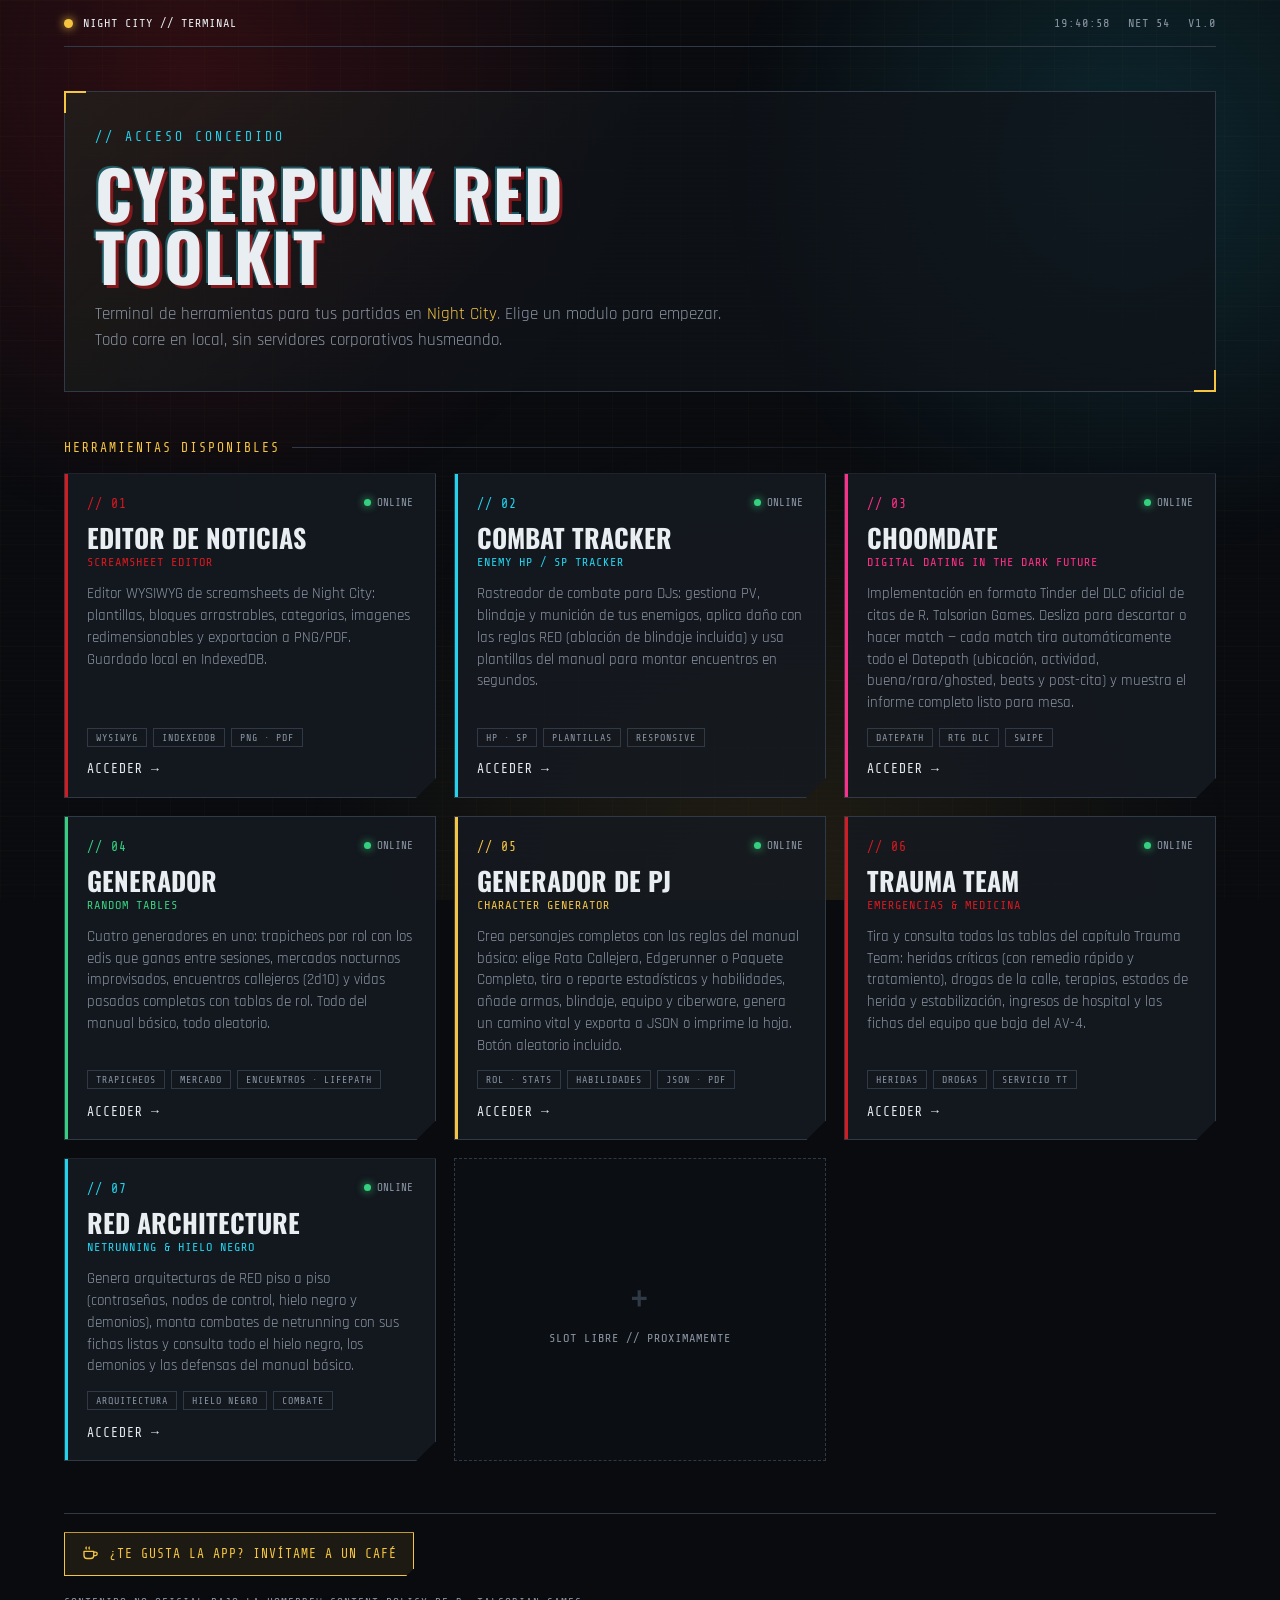
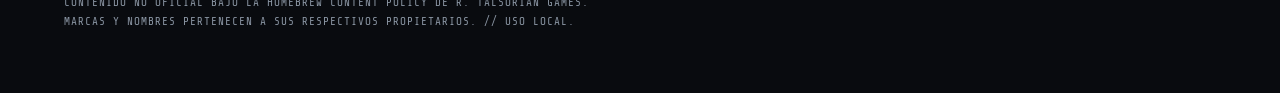
<file: index.html>
<!doctype html>
<html lang="es">
  <head>
    <meta charset="UTF-8" />
    <meta name="viewport" content="width=device-width, initial-scale=1.0" />
    <meta
      name="description"
      content="Terminal de herramientas para Cyberpunk RED. Indice de utilidades disponibles."
    />
    <title>NIGHT CITY // TERMINAL DE HERRAMIENTAS</title>
    <link rel="preconnect" href="https://fonts.googleapis.com" />
    <link rel="preconnect" href="https://fonts.gstatic.com" crossorigin />
    <link
      href="https://fonts.googleapis.com/css2?family=Rajdhani:wght@400;500;600;700&family=Oswald:wght@400;500;600;700&family=Share+Tech+Mono&family=Orbitron:wght@500;700;900&display=swap"
      rel="stylesheet"
    />
    <style>
      :root {
        --bg: #090b0f;
        --panel: #10141a;
        --panel-2: #151a21;
        --fg: #e9eef2;
        --muted: #8a95a3;
        --border: #303946;
        --primary: #f5c542;
        --red: #d71920;
        --cyan: #22d3ee;
        --font-ui: "Rajdhani", system-ui, sans-serif;
        --font-display: "Oswald", "Arial Narrow", sans-serif;
        --font-mono: "Share Tech Mono", ui-monospace, monospace;
      }

      * {
        box-sizing: border-box;
      }

      html,
      body {
        min-height: 100%;
      }

      body {
        margin: 0;
        background: var(--bg);
        color: var(--fg);
        font-family: var(--font-ui);
        overflow-x: hidden;
      }

      /* --- HUD layers --- */
      .hud-grid,
      .hud-radial,
      .hud-scanlines {
        pointer-events: none;
        position: fixed;
        inset: 0;
        z-index: 0;
      }

      .hud-grid {
        background-image:
          linear-gradient(rgba(245, 197, 66, 0.08) 1px, transparent 1px),
          linear-gradient(90deg, rgba(245, 197, 66, 0.08) 1px, transparent 1px);
        background-size: 34px 34px;
        opacity: 0.3;
      }

      .hud-radial {
        background:
          radial-gradient(circle at 15% 8%, rgba(215, 25, 32, 0.18), transparent 34%),
          radial-gradient(circle at 88% 18%, rgba(34, 211, 238, 0.14), transparent 30%),
          radial-gradient(circle at 60% 100%, rgba(245, 197, 66, 0.1), transparent 40%);
      }

      .hud-scanlines {
        background: repeating-linear-gradient(
          180deg,
          rgba(255, 255, 255, 0.03) 0,
          rgba(255, 255, 255, 0.03) 1px,
          transparent 2px,
          transparent 5px
        );
        mix-blend-mode: overlay;
      }

      .shell {
        position: relative;
        z-index: 1;
        max-width: 1200px;
        margin: 0 auto;
        padding: 0 24px 64px;
      }

      /* --- Top bar --- */
      .topbar {
        display: flex;
        align-items: center;
        justify-content: space-between;
        gap: 16px;
        padding: 16px 0;
        border-bottom: 1px solid var(--border);
        font-family: var(--font-mono);
        text-transform: uppercase;
        font-size: 12px;
        letter-spacing: 1px;
        color: var(--muted);
        flex-wrap: wrap;
      }

      .brand {
        display: inline-flex;
        align-items: center;
        gap: 10px;
        color: var(--fg);
      }

      .brand .dot {
        width: 9px;
        height: 9px;
        border-radius: 50%;
        background: var(--primary);
        box-shadow: 0 0 10px var(--primary);
        animation: pulse 1.6s ease-in-out infinite;
      }

      @keyframes pulse {
        0%,
        100% {
          opacity: 1;
        }
        50% {
          opacity: 0.25;
        }
      }

      .topbar .meta {
        display: inline-flex;
        gap: 18px;
      }

      /* --- Hero --- */
      .hero {
        position: relative;
        margin-top: 44px;
        padding: 34px 30px 38px;
        border: 1px solid var(--border);
        background: linear-gradient(135deg, rgba(245, 197, 66, 0.06), transparent 42%), rgba(16, 20, 26, 0.7);
      }

      /* HUD-style corner brackets */
      .bracket::before,
      .bracket::after {
        content: "";
        position: absolute;
        width: 20px;
        height: 20px;
        border: 2px solid var(--primary);
        pointer-events: none;
      }

      .bracket::before {
        top: -1px;
        left: -1px;
        border-right: 0;
        border-bottom: 0;
      }

      .bracket::after {
        right: -1px;
        bottom: -1px;
        border-left: 0;
        border-top: 0;
      }

      .kicker {
        display: inline-flex;
        align-items: center;
        gap: 8px;
        color: var(--cyan);
        font-family: var(--font-mono);
        font-size: 13px;
        letter-spacing: 3px;
        text-transform: uppercase;
      }

      .hero h1 {
        margin: 14px 0 0;
        font-family: var(--font-display);
        font-weight: 700;
        font-size: clamp(34px, 6vw, 66px);
        line-height: 0.95;
        letter-spacing: 1px;
        text-transform: uppercase;
        text-shadow: 3px 3px 0 rgba(215, 25, 32, 0.55), -2px -2px 0 rgba(34, 211, 238, 0.35);
      }

      .hero p {
        margin: 16px 0 0;
        max-width: 640px;
        color: var(--muted);
        font-size: 17px;
        line-height: 1.5;
      }

      .hero .accent {
        color: var(--primary);
      }

      /* --- Tools grid --- */
      .section-label {
        display: flex;
        align-items: center;
        gap: 12px;
        margin: 48px 0 18px;
        color: var(--primary);
        font-family: var(--font-mono);
        font-size: 13px;
        letter-spacing: 2px;
        text-transform: uppercase;
      }

      .section-label::after {
        content: "";
        flex: 1;
        height: 1px;
        background: linear-gradient(90deg, var(--border), transparent);
      }

      .grid {
        display: grid;
        grid-template-columns: repeat(auto-fill, minmax(300px, 1fr));
        gap: 18px;
      }

      .tool-card {
        position: relative;
        display: flex;
        flex-direction: column;
        gap: 14px;
        min-height: 230px;
        padding: 22px 22px 20px;
        border: 1px solid var(--border);
        background: rgba(21, 26, 33, 0.86);
        color: inherit;
        text-decoration: none;
        clip-path: polygon(0 0, 100% 0, 100% calc(100% - 20px), calc(100% - 20px) 100%, 0 100%);
        transition:
          transform 140ms ease,
          border-color 140ms ease,
          background 140ms ease,
          box-shadow 140ms ease;
      }

      .tool-card::before {
        /* side accent bar */
        content: "";
        position: absolute;
        left: 0;
        top: 0;
        bottom: 0;
        width: 3px;
        background: var(--card-accent, var(--primary));
      }

      .tool-card:hover,
      .tool-card:focus-visible {
        transform: translateY(-5px);
        border-color: var(--card-accent, var(--primary));
        background: rgba(28, 34, 44, 0.94);
        box-shadow: 0 18px 45px rgba(0, 0, 0, 0.5), 0 0 0 1px var(--card-accent, var(--primary));
        outline: 0;
      }

      .card-top {
        display: flex;
        align-items: flex-start;
        justify-content: space-between;
        gap: 12px;
      }

      .card-code {
        font-family: var(--font-mono);
        font-size: 13px;
        color: var(--card-accent, var(--primary));
        letter-spacing: 1px;
      }

      .card-status {
        display: inline-flex;
        align-items: center;
        gap: 6px;
        font-family: var(--font-mono);
        font-size: 11px;
        text-transform: uppercase;
        color: var(--muted);
      }

      .card-status .s-dot {
        width: 7px;
        height: 7px;
        border-radius: 50%;
        background: #35d07f;
        box-shadow: 0 0 8px #35d07f;
      }

      .tool-card h2 {
        margin: 0;
        font-family: var(--font-display);
        font-weight: 700;
        font-size: 26px;
        line-height: 1;
        text-transform: uppercase;
      }

      .tool-card .sub {
        margin: 4px 0 0;
        font-family: var(--font-mono);
        font-size: 12px;
        letter-spacing: 1px;
        text-transform: uppercase;
        color: var(--card-accent, var(--primary));
      }

      .tool-card .desc {
        margin: 0;
        color: var(--muted);
        font-size: 15px;
        line-height: 1.45;
      }

      .tags {
        display: flex;
        flex-wrap: wrap;
        gap: 6px;
        margin-top: auto;
      }

      .tag {
        border: 1px solid var(--border);
        padding: 3px 8px;
        font-family: var(--font-mono);
        font-size: 10px;
        letter-spacing: 1px;
        text-transform: uppercase;
        color: var(--muted);
      }

      .launch {
        display: inline-flex;
        align-items: center;
        gap: 8px;
        font-family: var(--font-mono);
        font-size: 13px;
        letter-spacing: 1px;
        text-transform: uppercase;
        color: var(--fg);
      }

      .launch .arrow {
        transition: transform 140ms ease;
      }

      .tool-card:hover .launch .arrow,
      .tool-card:focus-visible .launch .arrow {
        transform: translateX(5px);
      }

      /* Empty slot (future tool) */
      .tool-card.slot {
        justify-content: center;
        align-items: center;
        text-align: center;
        border-style: dashed;
        background: rgba(16, 20, 26, 0.4);
        color: var(--muted);
        cursor: default;
        clip-path: none;
      }

      .tool-card.slot::before {
        display: none;
      }

      .tool-card.slot:hover {
        transform: none;
        border-color: var(--border);
        background: rgba(16, 20, 26, 0.4);
        box-shadow: none;
      }

      .tool-card.slot .plus {
        font-family: var(--font-display);
        font-size: 40px;
        color: var(--border);
        line-height: 1;
      }

      .tool-card.slot span {
        font-family: var(--font-mono);
        font-size: 12px;
        letter-spacing: 1px;
        text-transform: uppercase;
      }

      footer {
        margin-top: 52px;
        padding-top: 18px;
        border-top: 1px solid var(--border);
        color: var(--muted);
        font-family: var(--font-mono);
        font-size: 11px;
        letter-spacing: 1px;
        text-transform: uppercase;
        line-height: 1.7;
      }

      .support {
        margin-bottom: 18px;
      }

      .coffee-link {
        display: inline-flex;
        align-items: center;
        gap: 10px;
        padding: 10px 16px;
        border: 1px solid var(--primary);
        background: rgba(245, 197, 66, 0.08);
        color: var(--primary);
        font-family: var(--font-mono);
        font-size: 13px;
        letter-spacing: 1px;
        text-transform: uppercase;
        text-decoration: none;
        clip-path: polygon(0 0, 100% 0, 100% calc(100% - 8px), calc(100% - 8px) 100%, 0 100%);
        transition:
          background 140ms ease,
          box-shadow 140ms ease,
          transform 140ms ease;
      }

      .coffee-link:hover,
      .coffee-link:focus-visible {
        background: rgba(245, 197, 66, 0.16);
        box-shadow: 0 0 0 1px var(--primary), 0 10px 30px rgba(0, 0, 0, 0.4);
        transform: translateY(-2px);
        outline: 0;
      }

      .coffee-ico {
        width: 18px;
        height: 18px;
        flex: none;
      }

      @media (max-width: 560px) {
        .shell {
          padding: 0 14px 48px;
        }
        .hero {
          padding: 26px 20px 30px;
        }
        .grid {
          grid-template-columns: 1fr;
        }
      }
    </style>
  </head>
  <body>
    <div class="hud-grid" aria-hidden="true"></div>
    <div class="hud-radial" aria-hidden="true"></div>
    <div class="hud-scanlines" aria-hidden="true"></div>

    <div class="shell">
      <header class="topbar">
        <span class="brand"><span class="dot"></span>NIGHT&nbsp;CITY // TERMINAL</span>
        <span class="meta">
          <span id="clock">--:--:--</span>
          <span>NET&nbsp;54</span>
          <span>V1.0</span>
        </span>
      </header>

      <section class="hero bracket">
        <span class="kicker">// ACCESO CONCEDIDO</span>
        <h1>Cyberpunk RED<br />Toolkit</h1>
        <p>
          Terminal de herramientas para tus partidas en <span class="accent">Night City</span>.
          Elige un modulo para empezar. Todo corre en local, sin servidores corporativos husmeando.
        </p>
      </section>

      <div class="section-label">Herramientas disponibles</div>

      <main class="grid" id="toolGrid"></main>

      <footer>
        <div class="support">
          <a class="coffee-link" href="https://buymeacoffee.com/sergiolms" target="_blank" rel="noopener noreferrer">
            <svg
              class="coffee-ico"
              viewBox="0 0 24 24"
              fill="none"
              stroke="currentColor"
              stroke-width="1.8"
              stroke-linecap="round"
              stroke-linejoin="round"
              aria-hidden="true"
            >
              <path d="M4 8.5h13v5.5a4 4 0 0 1-4 4H8a4 4 0 0 1-4-4V8.5Z" />
              <path d="M17 9.5h2.3a2.3 2.3 0 0 1 0 4.6H17" />
              <path d="M7 2.8c-.6.9-.6 1.6 0 2.5M11 2.8c-.6.9-.6 1.6 0 2.5" />
            </svg>
            ¿Te gusta la app? Invítame a un café
          </a>
        </div>
        Contenido no oficial bajo la Homebrew Content Policy de R. Talsorian Games.<br />
        Marcas y nombres pertenecen a sus respectivos propietarios. // Uso local.
      </footer>
    </div>

    <script>
      // To add a new tool, just push another object to this list.
      const TOOLS = [
        {
          code: "01",
          name: "Editor de Noticias",
          sub: "Screamsheet Editor",
          desc: "Editor WYSIWYG de screamsheets de Night City: plantillas, bloques arrastrables, categorias, imagenes redimensionables y exportacion a PNG/PDF. Guardado local en IndexedDB.",
          href: "screamsheets/",
          tags: ["WYSIWYG", "IndexedDB", "PNG · PDF"],
          accent: "var(--red)",
        },
        {
          code: "02",
          name: "Combat Tracker",
          sub: "Enemy HP / SP Tracker",
          desc: "Rastreador de combate para DJs: gestiona PV, blindaje y munición de tus enemigos, aplica daño con las reglas RED (ablación de blindaje incluida) y usa plantillas del manual para montar encuentros en segundos.",
          href: "combat-tracker/",
          tags: ["HP · SP", "Plantillas", "Responsive"],
          accent: "var(--cyan)",
        },
        {
          code: "03",
          name: "ChoomDate",
          sub: "Digital Dating in the Dark Future",
          desc: "Implementaci\u00f3n en formato Tinder del DLC oficial de citas de R. Talsorian Games. Desliza para descartar o hacer match \u2014 cada match tira autom\u00e1ticamente todo el Datepath (ubicaci\u00f3n, actividad, buena/rara/ghosted, beats y post-cita) y muestra el informe completo listo para mesa.",
          href: "choom-date/",
          tags: ["Datepath", "RTG DLC", "Swipe"],
          accent: "#ff2e88",
        },
        {
          code: "04",
          name: "Generador",
          sub: "Random Tables",
          desc: "Cuatro generadores en uno: trapicheos por rol con los edis que ganas entre sesiones, mercados nocturnos improvisados, encuentros callejeros (2d10) y vidas pasadas completas con tablas de rol. Todo del manual básico, todo aleatorio.",
          href: "generators/",
          tags: ["Trapicheos", "Mercado", "Encuentros · Lifepath"],
          accent: "#35d07f",
        },
        {
          code: "05",
          name: "Generador de PJ",
          sub: "Character Generator",
          desc: "Crea personajes completos con las reglas del manual básico: elige Rata Callejera, Edgerunner o Paquete Completo, tira o reparte estadísticas y habilidades, añade armas, blindaje, equipo y ciberware, genera un camino vital y exporta a JSON o imprime la hoja. Botón aleatorio incluido.",
          href: "character-generator/",
          tags: ["Rol · Stats", "Habilidades", "JSON · PDF"],
          accent: "var(--primary)",
        },
        {
          code: "06",
          name: "Trauma Team",
          sub: "Emergencias & Medicina",
          desc: "Tira y consulta todas las tablas del capítulo Trauma Team: heridas críticas (con remedio rápido y tratamiento), drogas de la calle, terapias, estados de herida y estabilización, ingresos de hospital y las fichas del equipo que baja del AV-4.",
          href: "trauma-team/",
          tags: ["Heridas", "Drogas", "Servicio TT"],
          accent: "var(--red)",
        },
        {
          code: "07",
          name: "RED Architecture",
          sub: "Netrunning & Hielo Negro",
          desc: "Genera arquitecturas de RED piso a piso (contraseñas, nodos de control, hielo negro y demonios), monta combates de netrunning con sus fichas listas y consulta todo el hielo negro, los demonios y las defensas del manual básico.",
          href: "red-architecture/",
          tags: ["Arquitectura", "Hielo negro", "Combate"],
          accent: "var(--cyan)",
        },
      ];

      const grid = document.getElementById("toolGrid");
      const esc = (value) =>
        String(value).replace(/[&<>"]/g, (c) => ({ "&": "&amp;", "<": "&lt;", ">": "&gt;", '"': "&quot;" }[c]));

      grid.innerHTML =
        TOOLS.map(
          (tool) => `
            <a class="tool-card" href="${esc(tool.href)}" style="--card-accent:${tool.accent}">
              <div class="card-top">
                <span class="card-code">// ${esc(tool.code)}</span>
                <span class="card-status"><span class="s-dot"></span>Online</span>
              </div>
              <div>
                <h2>${esc(tool.name)}</h2>
                <p class="sub">${esc(tool.sub)}</p>
              </div>
              <p class="desc">${esc(tool.desc)}</p>
              <div class="tags">${tool.tags.map((t) => `<span class="tag">${esc(t)}</span>`).join("")}</div>
              <span class="launch">Acceder <span class="arrow">&rarr;</span></span>
            </a>`,
        ).join("") +
        `<div class="tool-card slot" aria-hidden="true">
          <span class="plus">+</span>
          <span>Slot libre // proximamente</span>
        </div>`;

      const clock = document.getElementById("clock");
      const tick = () => {
        const now = new Date();
        const pad = (n) => String(n).padStart(2, "0");
        clock.textContent = `${pad(now.getHours())}:${pad(now.getMinutes())}:${pad(now.getSeconds())}`;
      };
      tick();
      setInterval(tick, 1000);
    </script>
  </body>
</html>
</file>
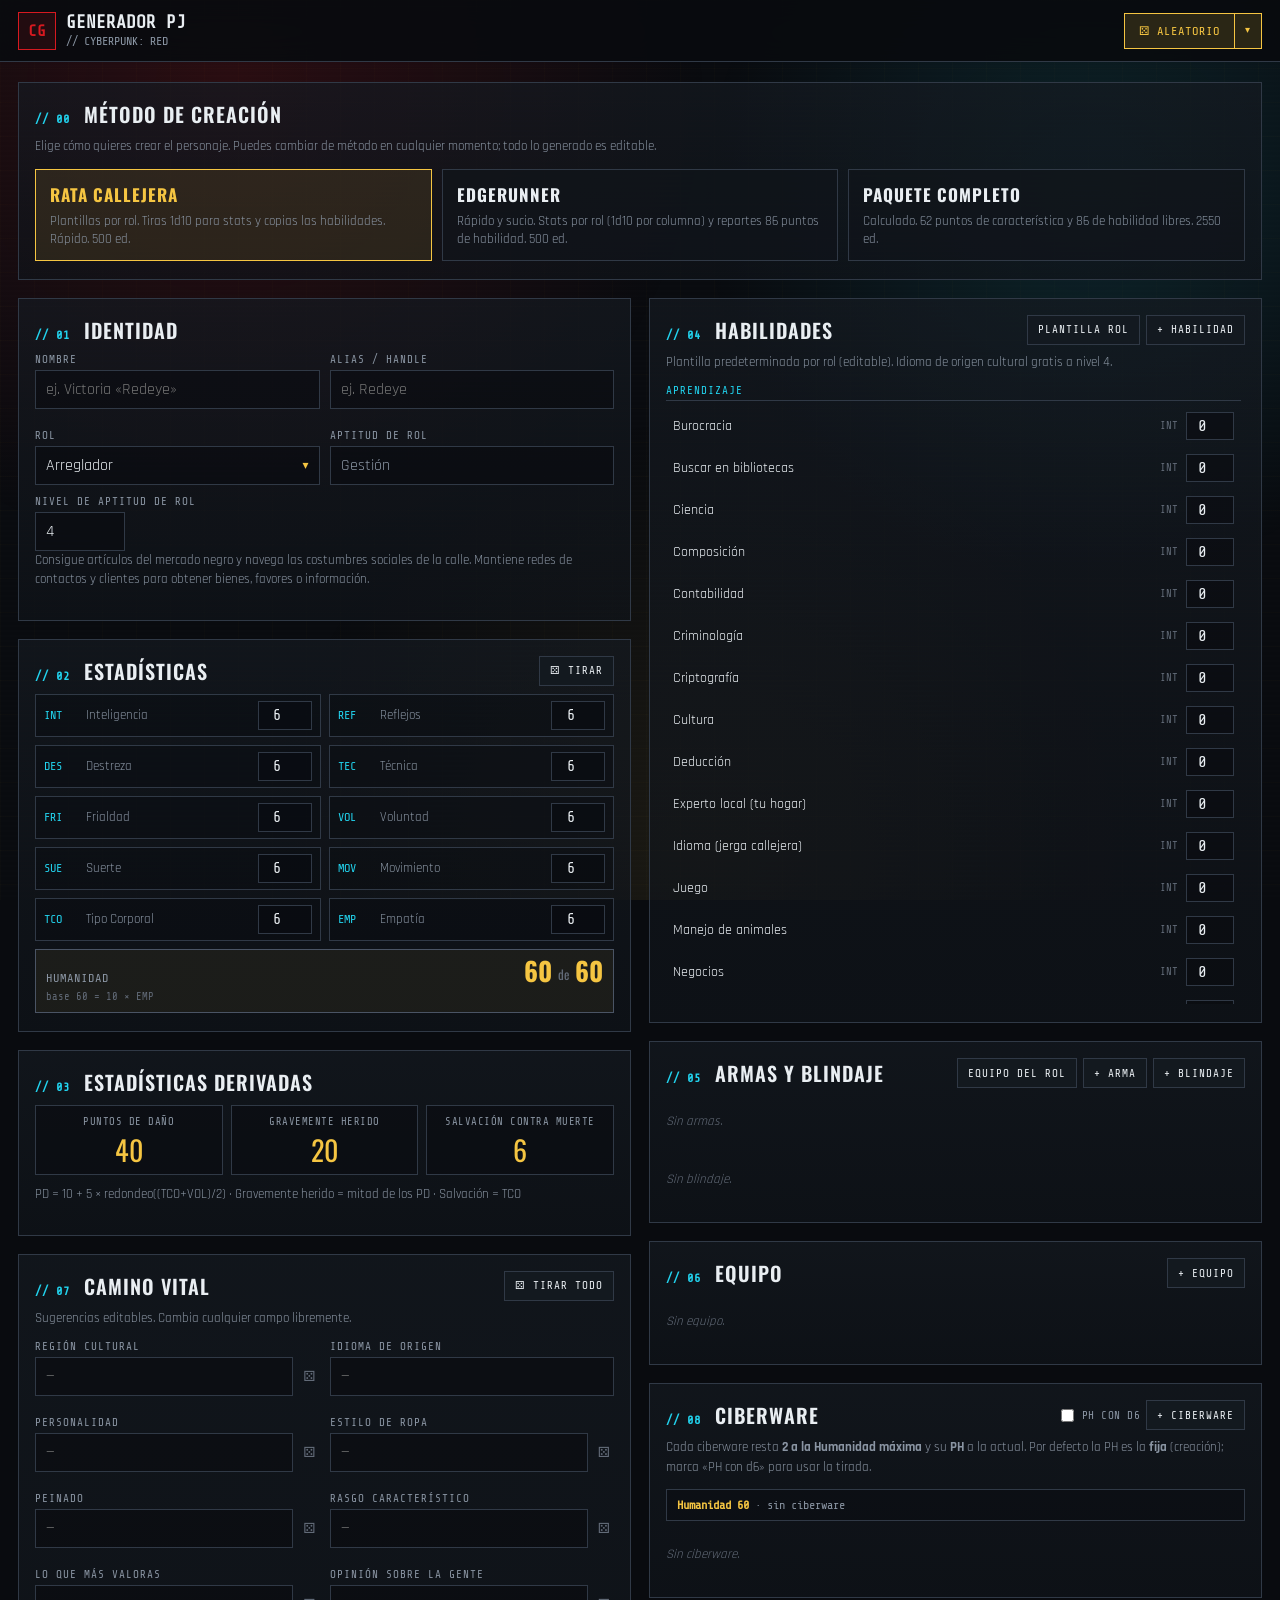
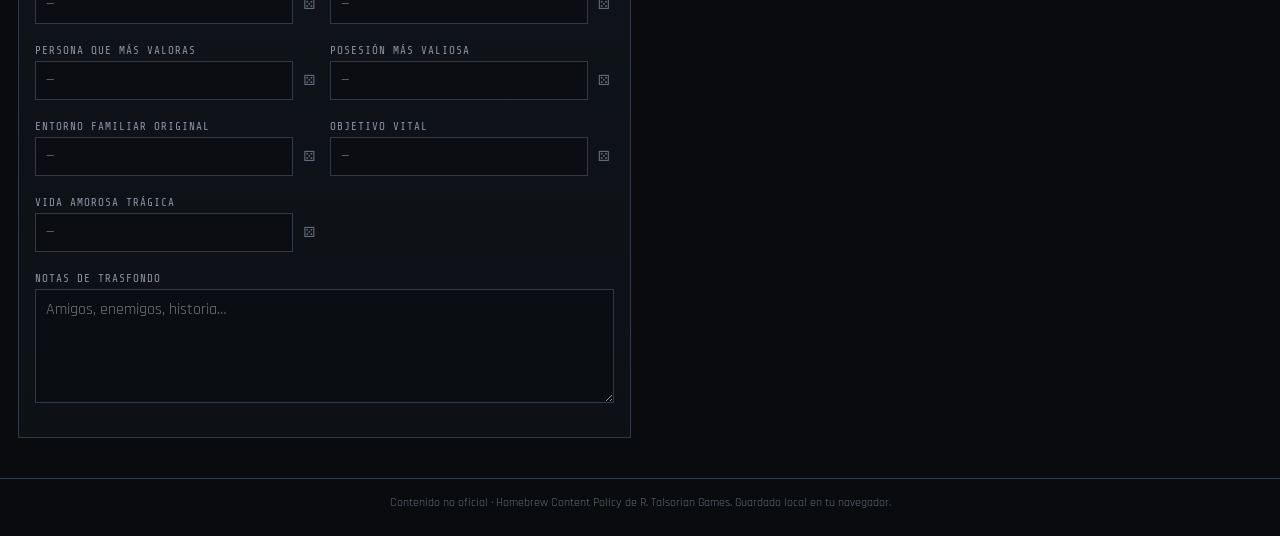
<file: character-generator/index.html>
<!doctype html>
<html lang="es">
  <head>
    <meta charset="UTF-8" />
    <meta name="viewport" content="width=device-width, initial-scale=1.0" />
    <meta
      name="description"
      content="Generador de personajes para Cyberpunk RED: rol, estadísticas, habilidades, equipo, ciberware y camino vital con las reglas del manual básico."
    />
    <title>Generador de personajes // CyberPunk: RED</title>
    <link rel="preconnect" href="https://fonts.googleapis.com" />
    <link rel="preconnect" href="https://fonts.gstatic.com" crossorigin />
    <link
      href="https://fonts.googleapis.com/css2?family=Rajdhani:wght@400;500;600;700&family=Oswald:wght@400;500;600;700&family=Share+Tech+Mono&display=swap"
      rel="stylesheet"
    />
    <link rel="stylesheet" href="./styles.css" />
    <link rel="stylesheet" href="../shared/ui.css" />
  </head>
  <body>
    <div class="hud-grid-field" aria-hidden="true"></div>
    <div class="hud-radial" aria-hidden="true"></div>
    <div class="hud-scanlines" aria-hidden="true"></div>

    <div class="app-shell">
      <!-- ============= TOPBAR ============= -->
      <header class="topbar">
        <a href="../" class="brand-lockup" aria-label="Volver al terminal">
          <span class="brand-mark">CG</span>
          <span class="brand-text">
            <strong>GENERADOR PJ</strong>
            <small>// CyberPunk: RED</small>
          </span>
        </a>
        <div class="topbar-actions">
          <div class="split-button">
            <button class="command-button primary split-main" type="button" data-action="randomize" title="Autocompletar personaje al azar">
              ⚄ Aleatorio
            </button>
            <button class="command-button primary split-toggle" type="button" aria-haspopup="true" aria-expanded="false" aria-label="Más acciones">
              <span aria-hidden="true">▾</span>
            </button>
            <div class="split-menu" role="menu" hidden>
              <button class="split-item" type="button" role="menuitem" data-action="export">Exportar (JSON)</button>
              <button class="split-item" type="button" role="menuitem" data-action="import">Importar (JSON)</button>
              <button class="split-item" type="button" role="menuitem" data-action="print">Imprimir / PDF</button>
              <button class="split-item danger" type="button" role="menuitem" data-action="reset">Nuevo</button>
            </div>
          </div>
        </div>
      </header>

      <main class="workspace">
        <!-- ============= MÉTODO ============= -->
        <section class="card" id="cardMethod">
          <h2 class="section-title"><span class="section-mono">// 00</span> Método de creación</h2>
          <p class="hint">
            Elige cómo quieres crear el personaje. Puedes cambiar de método en cualquier momento; todo lo generado es
            editable.
          </p>
          <div class="method-grid" id="methodGrid">
            <button class="method-chip" type="button" data-method="streetrat">
              <strong>Rata Callejera</strong>
              <span>Plantillas por rol. Tiras 1d10 para stats y copias las habilidades. Rápido. 500&thinsp;ed.</span>
            </button>
            <button class="method-chip" type="button" data-method="edgerunner">
              <strong>Edgerunner</strong>
              <span>Rápido y sucio. Stats por rol (1d10 por columna) y repartes 86 puntos de habilidad. 500&thinsp;ed.</span>
            </button>
            <button class="method-chip" type="button" data-method="complete">
              <strong>Paquete Completo</strong>
              <span>Calculado. 62 puntos de característica y 86 de habilidad libres. 2550&thinsp;ed.</span>
            </button>
          </div>
        </section>

        <div class="columns">
          <!-- ============= COLUMNA IZQUIERDA ============= -->
          <div class="col col-left">
            <!-- Identidad -->
            <section class="card" id="cardIdentity">
              <h2 class="section-title"><span class="section-mono">// 01</span> Identidad</h2>
              <div class="grid-2">
                <div class="field">
                  <label class="field-label" for="charName">Nombre</label>
                  <input id="charName" class="input" type="text" placeholder="ej. Victoria «Redeye»" />
                </div>
                <div class="field">
                  <label class="field-label" for="charAlias">Alias / Handle</label>
                  <input id="charAlias" class="input" type="text" placeholder="ej. Redeye" />
                </div>
                <div class="field">
                  <label class="field-label" for="roleSelect">Rol</label>
                  <select id="roleSelect" class="input"></select>
                </div>
                <div class="field">
                  <label class="field-label" for="roleAbility">Aptitud de rol</label>
                  <input id="roleAbility" class="input" type="text" readonly />
                </div>
              </div>
              <div class="field">
                <label class="field-label" for="roleAbilityRank">Nivel de aptitud de rol</label>
                <input id="roleAbilityRank" class="input input-narrow" type="number" min="1" max="10" value="4" />
                <p class="hint" id="roleAbilityDesc"></p>
              </div>
            </section>

            <!-- Estadísticas -->
            <section class="card" id="cardStats">
              <div class="card-head">
                <h2 class="section-title"><span class="section-mono">// 02</span> Estadísticas</h2>
                <div class="head-tools">
                  <span class="budget" id="statBudget" hidden>62 pts</span>
                  <button class="command-button small" type="button" data-action="roll-stats" title="Tirar estadísticas">
                    ⚄ Tirar
                  </button>
                </div>
              </div>
              <div class="stat-grid" id="statGrid"></div>
              <div class="stat-hum" id="statHum">
                <div class="stat-hum-main">
                  <span class="stat-hum-label">Humanidad</span>
                  <span class="stat-hum-value"><b id="statHumCur">—</b><span class="stat-hum-sep">de</span><b id="statHumMax">—</b></span>
                </div>
                <span class="stat-hum-note" id="statHumNote"></span>
              </div>
            </section>

            <!-- Derivadas -->
            <section class="card" id="cardDerived">
              <h2 class="section-title"><span class="section-mono">// 03</span> Estadísticas derivadas</h2>
              <div class="derived-grid derived-grid-3" id="derivedGrid">
                <div class="derived-box">
                  <span class="derived-label">Puntos de daño</span>
                  <span class="derived-value" id="dHp">—</span>
                </div>
                <div class="derived-box">
                  <span class="derived-label">Gravemente herido</span>
                  <span class="derived-value" id="dSw">—</span>
                </div>
                <div class="derived-box">
                  <span class="derived-label">Salvación contra muerte</span>
                  <span class="derived-value" id="dDeath">—</span>
                </div>
              </div>
              <p class="hint">
                PD = 10 + 5 × redondeo((TCO+VOL)/2) · Gravemente herido = mitad de los PD · Salvación = TCO
              </p>
            </section>

            <!-- Camino vital -->
            <section class="card" id="cardLifepath">
              <div class="card-head">
                <h2 class="section-title"><span class="section-mono">// 07</span> Camino vital</h2>
                <button class="command-button small" type="button" data-action="roll-lifepath" title="Tirar camino vital">
                  ⚄ Tirar todo
                </button>
              </div>
              <p class="hint">Sugerencias editables. Cambia cualquier campo libremente.</p>
              <div class="lifepath-grid" id="lifepathGrid"></div>
              <div class="field">
                <label class="field-label" for="lifepathNotes">Notas de trasfondo</label>
                <textarea id="lifepathNotes" class="input textarea" rows="4" placeholder="Amigos, enemigos, historia…"></textarea>
              </div>
            </section>
          </div>

          <!-- ============= COLUMNA DERECHA ============= -->
          <div class="col col-right">
            <!-- Habilidades -->
            <section class="card" id="cardSkills">
              <div class="card-head">
                <h2 class="section-title"><span class="section-mono">// 04</span> Habilidades</h2>
                <div class="head-tools">
                  <span class="budget" id="skillBudget" hidden>86 pts</span>
                  <button class="command-button small" type="button" data-action="apply-package" title="Aplicar plantilla del rol">
                    Plantilla rol
                  </button>
                  <button class="command-button small" type="button" data-action="add-skill" title="Añadir habilidad">
                    + Habilidad
                  </button>
                </div>
              </div>
              <p class="hint" id="skillHint"></p>
              <div class="skill-list" id="skillList"></div>
            </section>

            <!-- Armas y blindaje -->
            <section class="card" id="cardCombat">
              <div class="card-head">
                <h2 class="section-title"><span class="section-mono">// 05</span> Armas y blindaje</h2>
                <div class="head-tools">
                  <button class="command-button small" type="button" data-action="starter-gear" title="Equipo inicial del rol">
                    Equipo del rol
                  </button>
                  <button class="command-button small" type="button" data-action="add-weapon">+ Arma</button>
                  <button class="command-button small" type="button" data-action="add-armor">+ Blindaje</button>
                </div>
              </div>
              <div class="tag-list" id="weaponList"></div>
              <div class="tag-list" id="armorList"></div>
            </section>

            <!-- Equipo -->
            <section class="card" id="cardGear">
              <div class="card-head">
                <h2 class="section-title"><span class="section-mono">// 06</span> Equipo</h2>
                <button class="command-button small" type="button" data-action="add-gear">+ Equipo</button>
              </div>
              <div class="tag-list" id="gearList"></div>
            </section>

            <!-- Ciberware -->
            <section class="card" id="cardCyber">
              <div class="card-head">
                <h2 class="section-title"><span class="section-mono">// 08</span> Ciberware</h2>
                <div class="head-tools">
                  <label class="check" title="Por defecto la PH es fija (creación). Marca para tirar el d6.">
                    <input type="checkbox" id="cyberRollToggle" /> PH con d6
                  </label>
                  <button class="command-button small" type="button" data-action="reroll-ph" id="rerollPhBtn" hidden>
                    ⚄ Tirar PH
                  </button>
                  <button class="command-button small" type="button" data-action="add-cyber">+ Ciberware</button>
                </div>
              </div>
              <p class="hint">
                Cada ciberware resta <strong>2 a la Humanidad máxima</strong> y su <strong>PH</strong> a la actual.
                Por defecto la PH es la <strong>fija</strong> (creación); marca «PH con d6» para usar la tirada.
              </p>
              <div class="cyber-summary" id="cyberSummary"></div>
              <div class="tag-list" id="cyberList"></div>
            </section>
          </div>
        </div>
      </main>

      <footer class="app-footer">
        <span>Contenido no oficial · Homebrew Content Policy de R. Talsorian Games. Guardado local en tu navegador.</span>
      </footer>
    </div>

    <!-- ============= MODAL PICKER ============= -->
    <div class="modal-backdrop" id="modalBackdrop" hidden>
      <div class="modal" role="dialog" aria-modal="true" aria-labelledby="modalTitle">
        <div class="modal-head">
          <h3 id="modalTitle">Añadir</h3>
          <button class="icon-button" type="button" data-action="close-modal" aria-label="Cerrar">×</button>
        </div>
        <input id="modalSearch" class="input" type="text" placeholder="Buscar…" autocomplete="off" />
        <div class="modal-body" id="modalBody"></div>
        <div class="modal-foot">
          <button class="command-button" type="button" data-action="close-modal">Cerrar</button>
          <button class="command-button primary" type="button" data-action="add-custom">Añadir texto libre</button>
        </div>
      </div>
    </div>

    <!-- ============= HOJA IMPRIMIBLE ============= -->
    <div id="printSheet" class="print-sheet" aria-hidden="true"></div>

    <input type="file" id="importFile" accept="application/json,.json" hidden />

    <script src="./data.js"></script>
    <script src="./app.js"></script>
    <script src="../shared/ui.js"></script>
  </body>
</html>
</file>
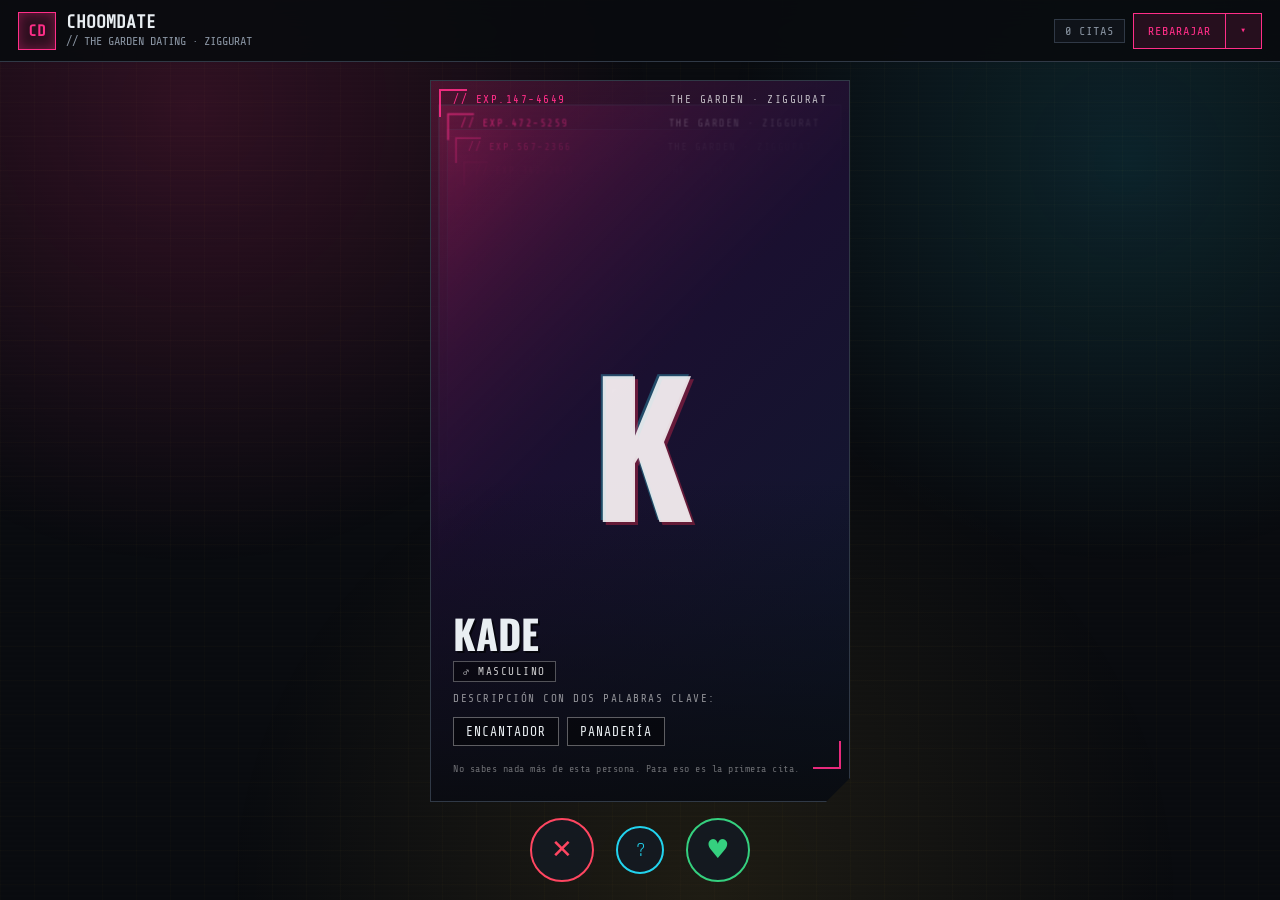
<file: choom-date/index.html>
<!doctype html>
<html lang="es">
  <head>
    <meta charset="UTF-8" />
    <meta name="viewport" content="width=device-width, initial-scale=1.0" />
    <meta
      name="description"
      content="ChoomDate: implementación en formato Tinder del Digital Dating in the Dark Future de R. Talsorian Games para Cyberpunk RED."
    />
    <title>ChoomDate // CyberPunk: RED</title>
    <link rel="preconnect" href="https://fonts.googleapis.com" />
    <link rel="preconnect" href="https://fonts.gstatic.com" crossorigin />
    <link
      href="https://fonts.googleapis.com/css2?family=Rajdhani:wght@400;500;600;700&family=Oswald:wght@400;500;600;700&family=Share+Tech+Mono&display=swap"
      rel="stylesheet"
    />
    <link rel="stylesheet" href="../shared/ui.css" />
    <link rel="stylesheet" href="./styles.css" />
  </head>
  <body>
    <div class="hud-grid-field" aria-hidden="true"></div>
    <div class="hud-radial" aria-hidden="true"></div>
    <div class="hud-scanlines" aria-hidden="true"></div>

    <div class="app-shell">
      <header class="topbar">
        <a href="../" class="brand-lockup" aria-label="Volver al terminal">
          <span class="brand-mark">CD</span>
          <span class="brand-text">
            <strong>CHOOMDATE</strong>
            <small>// The Garden Dating · Ziggurat</small>
          </span>
        </a>
        <div class="topbar-actions">
          <span class="counter" id="sessionCounter" aria-live="polite">0 citas</span>
          <div class="split-button">
            <button class="command-button primary split-main" type="button" data-action="reshuffle" title="Regenerar baraja">
              Rebarajar
            </button>
            <button class="command-button primary split-toggle" type="button" aria-haspopup="true" aria-expanded="false" aria-label="Más acciones">
              <span aria-hidden="true">▾</span>
            </button>
            <div class="split-menu" role="menu" hidden>
              <button class="split-item" type="button" role="menuitem" data-action="toggle-matches">Agenda</button>
              <button class="split-item" type="button" role="menuitem" data-action="help">¿Cómo funciona?</button>
            </div>
          </div>
        </div>
      </header>

      <main class="workspace">
        <!-- ============= DECK ============= -->
        <section class="deck-area" id="deckArea">
          <div class="deck-frame">
            <div class="deck-stack" id="deckStack" aria-live="polite"></div>

            <div class="deck-empty" id="deckEmpty" hidden>
              <div class="empty-glyph">// SIN PERFILES</div>
              <p class="empty-copy">Se acabó la lista de esta sesión.<br />¿Rebarajar y probar de nuevo?</p>
              <button class="command-button primary" type="button" data-action="reshuffle">
                Generar nueva baraja
              </button>
            </div>
          </div>

          <div class="deck-controls">
            <button class="deck-btn deck-btn-nope" type="button" data-action="nope" aria-label="Descartar (izquierda)">
              <span aria-hidden="true">✕</span>
            </button>
            <button class="deck-btn deck-btn-info" type="button" data-action="help" aria-label="¿Cómo funciona?">
              <span aria-hidden="true">?</span>
            </button>
            <button class="deck-btn deck-btn-like" type="button" data-action="like" aria-label="Match (derecha)">
              <span aria-hidden="true">♥</span>
            </button>
          </div>
        </section>
      </main>
    </div>

    <!-- ============= MATCH / DATE REPORT MODAL ============= -->
    <div class="modal-overlay" id="matchOverlay" hidden aria-hidden="true">
      <div class="modal report-modal" role="dialog" aria-labelledby="reportTitle" aria-modal="true" id="reportModal" data-tone="good">
        <div class="match-flare" aria-hidden="true"></div>
        <header class="report-topbar">
          <div>
            <span class="match-kicker" id="reportKicker">// CONEXIÓN ESTABLECIDA</span>
            <h2 id="reportTitle">¡Es un MATCH!</h2>
          </div>
          <button class="icon-button" type="button" data-action="close-match" aria-label="Cerrar">×</button>
        </header>
        <div class="report-body" id="matchBody"></div>
        <footer class="report-actions" id="reportActions">
          <div class="report-actions-primary">
            <button class="command-button" type="button" data-action="close-match" id="dismissMatchBtn" title="Salir sin guardar">
              ✕ Descartar
            </button>
            <button class="command-button primary" type="button" data-action="save-match" id="saveMatchBtn">
              Guardar en agenda
            </button>
          </div>
        </footer>
      </div>
    </div>

    <!-- ============= INFO / AYUDA MODAL ============= -->
    <div class="modal-overlay" id="infoOverlay" hidden aria-hidden="true">
      <div class="modal info-modal" role="dialog" aria-labelledby="infoTitle" aria-modal="true">
        <header class="details-head">
          <div>
            <span class="details-kicker">// INSTRUCCIONES</span>
            <h2 id="infoTitle">¿Cómo funciona ChoomDate?</h2>
          </div>
          <button class="icon-button" type="button" data-action="close-info" aria-label="Cerrar">×</button>
        </header>
        <div class="info-body">
          <p>
            Esta herramienta implementa el generador oficial de citas
            <strong>«Digital Dating in the Dark Future»</strong>, un DLC gratuito de R. Talsorian
            Games para <em>Cyberpunk RED</em>, en formato Tinder.
          </p>
          <ol class="info-steps">
            <li><strong>Cada carta</strong> es un match nuevo. Solo conoces su nombre y dos <em>keywords</em>
              (Datepath pág. 3 · tabla 1d100).</li>
            <li><strong>Deslizas ← / ✕</strong> para descartar. Cero drama.</li>
            <li><strong>Deslizas → / ♥</strong> para aceptar. La app tira automáticamente todo el Datepath:
              <em>Where is Your Date?</em> (1d10), <em>What is Your Date?</em> (1d6), <em>How Does Your Date Go?</em>
              (1d10 → buena/rara/ghosted) y todos los beats <em>Beginning · Middle · End</em>, más el
              <em>Post-Date Review</em>.</li>
            <li>Cuando un beat referencia una tabla del manual básico (Amigos, Enemigos, Trágica vida amorosa,
              Familia, Motivaciones, Objetivos vitales, Posesión más valiada), la app la resuelve al vuelo
              y muestra la fuente para que puedas confirmarla en tu manual.</li>
            <li>El botón <strong>«Guardar en agenda»</strong> conserva el informe completo en tu navegador
              (localStorage) para volver a él después.</li>
          </ol>
          <p class="info-note">
            Traducción libre al castellano. Nombres propios (barrios, corporaciones, locales) se mantienen
            en su forma canónica del setting.
          </p>
          <p class="info-attribution">
            <a href="https://rtalsoriangames.com/wp-content/uploads/2022/02/RTG-CPR-DLC-DigitalDating.pdf"
              target="_blank" rel="noopener noreferrer">
              📄 Abrir el PDF original en R. Talsorian Games
            </a>
          </p>
        </div>
      </div>
    </div>

    <!-- ============= MATCHES DRAWER ============= -->
    <div class="matches-overlay" id="matchesOverlay" hidden aria-hidden="true">
      <aside class="matches-drawer" role="dialog" aria-labelledby="matchesTitle" aria-modal="true">
        <header class="matches-head">
          <div>
            <span class="details-kicker">// AGENDA</span>
            <h2 id="matchesTitle">Tus citas</h2>
          </div>
          <button class="icon-button" type="button" data-action="close-matches" aria-label="Cerrar">×</button>
        </header>
        <div class="matches-body" id="matchesBody">
          <p class="matches-empty">Todavía no has guardado ninguna cita.</p>
        </div>
        <footer class="matches-foot">
          <button class="command-button" type="button" data-action="clear-matches">
            Borrar agenda
          </button>
        </footer>
      </aside>
    </div>

    <script src="../shared/ui.js"></script>
    <script src="./data.js"></script>
    <script src="./app.js"></script>
  </body>
</html>
</file>
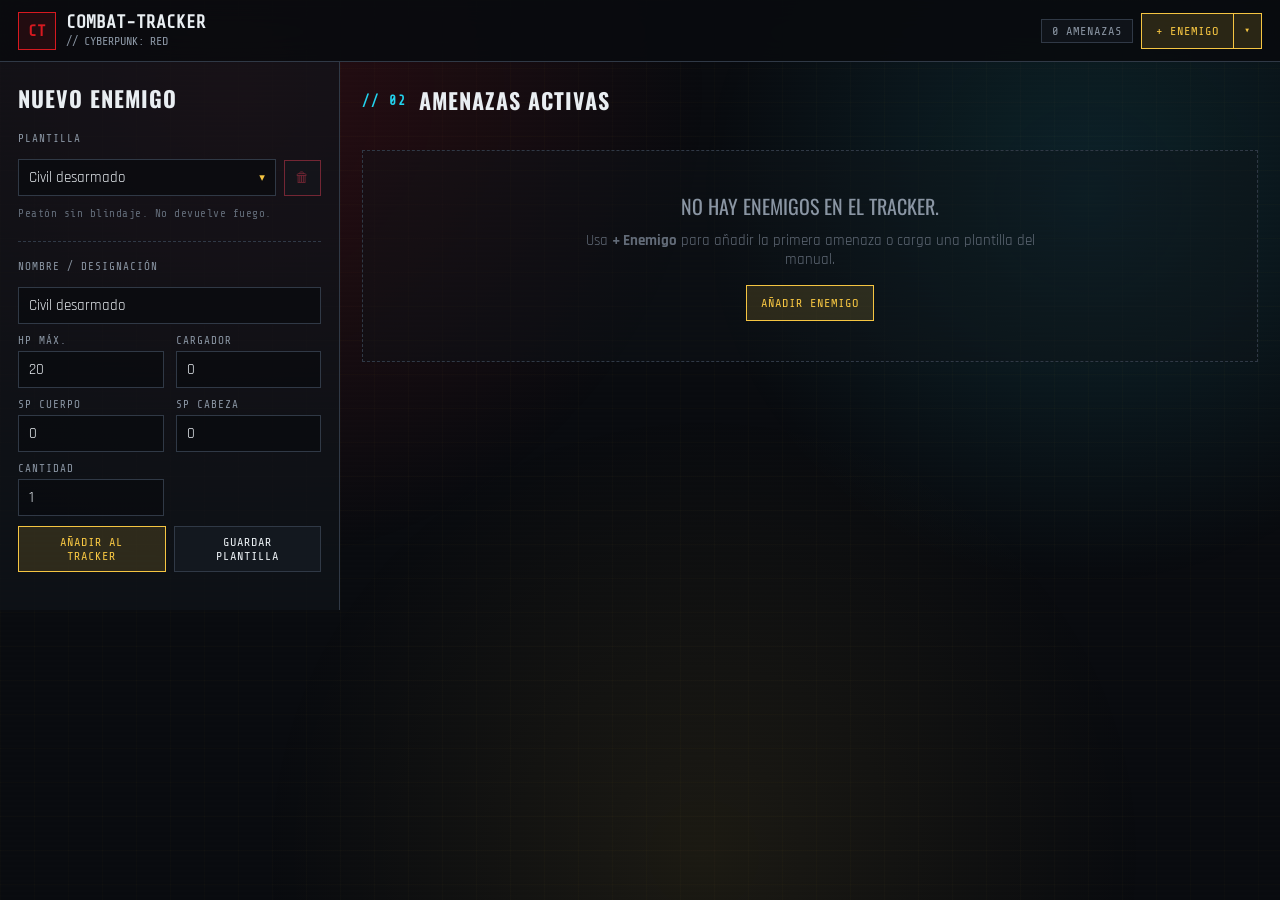
<file: combat-tracker/index.html>
<!doctype html>
<html lang="es">
  <head>
    <meta charset="UTF-8" />
    <meta name="viewport" content="width=device-width, initial-scale=1.0" />
    <meta
      name="description"
      content="Rastreador de combate para Cyberpunk RED: gestiona HP, blindaje, munición y aplica daño con las reglas oficiales."
    />
    <title>Combat Tracker // CyberPunk: RED</title>
    <link rel="preconnect" href="https://fonts.googleapis.com" />
    <link rel="preconnect" href="https://fonts.gstatic.com" crossorigin />
    <link
      href="https://fonts.googleapis.com/css2?family=Rajdhani:wght@400;500;600;700&family=Oswald:wght@400;500;600;700&family=Share+Tech+Mono&display=swap"
      rel="stylesheet"
    />
    <link rel="stylesheet" href="./styles.css" />
    <link rel="stylesheet" href="../shared/ui.css" />
  </head>
  <body>
    <div class="hud-grid-field" aria-hidden="true"></div>
    <div class="hud-radial" aria-hidden="true"></div>
    <div class="hud-scanlines" aria-hidden="true"></div>

    <div class="app-shell">
      <header class="topbar">
        <a href="../" class="brand-lockup" aria-label="Volver al terminal">
          <span class="brand-mark">CT</span>
          <span class="brand-text">
            <strong>COMBAT-TRACKER</strong>
            <small>// CyberPunk: RED</small>
          </span>
        </a>
        <div class="topbar-actions">
          <span class="counter" id="threatCounter" aria-live="polite">0 amenazas</span>
          <div class="split-button">
            <button class="command-button primary split-main" type="button" data-action="toggle-add" title="Añadir enemigo">
              + Enemigo
            </button>
            <button class="command-button primary split-toggle" type="button" aria-haspopup="true" aria-expanded="false" aria-label="Más acciones">
              <span aria-hidden="true">▾</span>
            </button>
            <div class="split-menu" role="menu" hidden>
              <button class="split-item" type="button" role="menuitem" data-action="export">Exportar (JSON)</button>
              <button class="split-item" type="button" role="menuitem" data-action="import">Importar (JSON)</button>
              <button class="split-item danger" type="button" role="menuitem" data-action="clear-all">Limpiar</button>
            </div>
          </div>
        </div>
      </header>

      <main class="workspace">
        <!-- ============= ADD ENEMY DRAWER ============= -->
        <aside class="add-drawer" id="addDrawer" aria-label="Añadir enemigo">
          <div class="drawer-head">
            <h2>Nuevo enemigo</h2>
            <button class="icon-button" type="button" data-action="close-add" aria-label="Cerrar">×</button>
          </div>

          <section class="drawer-section">
            <label class="field-label" for="templateSelect">Plantilla</label>
            <div class="template-row">
              <select id="templateSelect" class="input"></select>
              <button
                class="icon-button danger"
                type="button"
                id="deleteTemplateBtn"
                title="Eliminar plantilla personalizada"
                aria-label="Eliminar plantilla"
              >
                🗑
              </button>
            </div>
            <p class="hint" id="templateHint"></p>
          </section>

          <section class="drawer-section">
            <label class="field-label" for="enemyName">Nombre / Designación</label>
            <input id="enemyName" class="input" type="text" placeholder="ej. Matón Maelstrom A" />

            <div class="grid-2">
              <div>
                <label class="field-label" for="enemyMaxHp">HP máx.</label>
                <input id="enemyMaxHp" class="input" type="number" min="1" step="1" value="30" />
              </div>
              <div>
                <label class="field-label" for="enemyMag">Cargador</label>
                <input id="enemyMag" class="input" type="number" min="0" step="1" value="8" />
              </div>
              <div>
                <label class="field-label" for="enemyBody">SP Cuerpo</label>
                <input id="enemyBody" class="input" type="number" min="0" step="1" value="11" />
              </div>
              <div>
                <label class="field-label" for="enemyHead">SP Cabeza</label>
                <input id="enemyHead" class="input" type="number" min="0" step="1" value="11" />
              </div>
              <div>
                <label class="field-label" for="enemyCount">Cantidad</label>
                <input id="enemyCount" class="input" type="number" min="1" max="20" step="1" value="1" />
              </div>
            </div>

            <div class="button-row">
              <button class="command-button primary" type="button" data-action="add-enemy">
                Añadir al tracker
              </button>
              <button class="command-button" type="button" data-action="save-template" title="Guardar como plantilla">
                Guardar plantilla
              </button>
            </div>
          </section>
        </aside>

        <!-- ============= MAIN CONTENT ============= -->
        <section class="main-content">
          <!-- Damage calculator -->
          <div class="calculator" id="calculator" hidden>
            <h2 class="section-title">
              <span class="section-mono">// 01</span>
              Calculadora de daño
            </h2>
            <div class="calc-grid">
              <div class="calc-field">
                <label class="field-label" for="calcDamage">Daño total</label>
                <div class="stepper">
                  <button type="button" class="step-btn" data-step="calcDamage" data-delta="-1">−</button>
                  <input id="calcDamage" class="input" type="number" min="0" step="1" value="0" />
                  <button type="button" class="step-btn" data-step="calcDamage" data-delta="1">+</button>
                </div>
                <div class="chip-row">
                  <button type="button" class="chip" data-set-damage="5">5</button>
                  <button type="button" class="chip" data-set-damage="10">10</button>
                  <button type="button" class="chip" data-set-damage="15">15</button>
                  <button type="button" class="chip" data-set-damage="20">20</button>
                </div>
              </div>

              <div class="calc-field">
                <label class="field-label" for="calcLocation">Zona de impacto</label>
                <select id="calcLocation" class="input">
                  <option value="body">Cuerpo</option>
                  <option value="head">Cabeza (×2)</option>
                </select>
              </div>

              <div class="calc-field">
                <label class="field-label" for="calcType">Tipo de daño</label>
                <select id="calcType" class="input">
                  <option value="ranged">A distancia</option>
                  <option value="melee">Cuerpo a cuerpo</option>
                </select>
              </div>

              <div class="calc-field targets">
                <label class="field-label">Objetivos</label>
                <div class="target-chips" id="targetChips" role="group" aria-label="Seleccionar objetivos">
                  <span class="hint">Sin enemigos.</span>
                </div>
              </div>

              <div class="calc-field apply-field">
                <button class="command-button danger big" type="button" data-action="apply-damage">
                  Aplicar daño
                </button>
              </div>
            </div>
            <p class="hint" id="calcHint">
              Regla RED: el daño debe superar la SP para penetrar. Cuerpo a cuerpo (no bruto) debe superar la mitad de la
              SP. Cada golpe que penetra ablaciona 1 SP.
            </p>
          </div>

          <!-- Enemy list -->
          <div class="threat-header">
            <h2 class="section-title">
              <span class="section-mono">// 02</span>
              Amenazas activas
            </h2>
          </div>

          <div class="threat-list" id="threatList">
            <div class="empty-state" id="emptyState">
              <p class="empty-title">No hay enemigos en el tracker.</p>
              <p class="empty-desc">
                Usa <strong>+ Enemigo</strong> para añadir la primera amenaza o carga una plantilla del manual.
              </p>
              <button class="command-button primary" type="button" data-action="toggle-add">Añadir enemigo</button>
            </div>
          </div>
        </section>
      </main>
    </div>

    <!-- ============= FLOATING ACTION (mobile) ============= -->
    <button
      class="fab"
      type="button"
      data-action="toggle-add"
      aria-label="Añadir enemigo"
      title="Añadir enemigo"
    >
      +
    </button>

    <!-- ============= TOAST ============= -->
    <div class="toast" id="toast" role="status" aria-live="polite" hidden></div>

    <!-- ============= HIDDEN FILE INPUT ============= -->
    <input id="importInput" type="file" accept="application/json" hidden />

    <script src="./templates.js"></script>
    <script src="./critical-injuries.js"></script>
    <script src="./app.js"></script>
    <script src="../shared/ui.js"></script>
  </body>
</html>
</file>
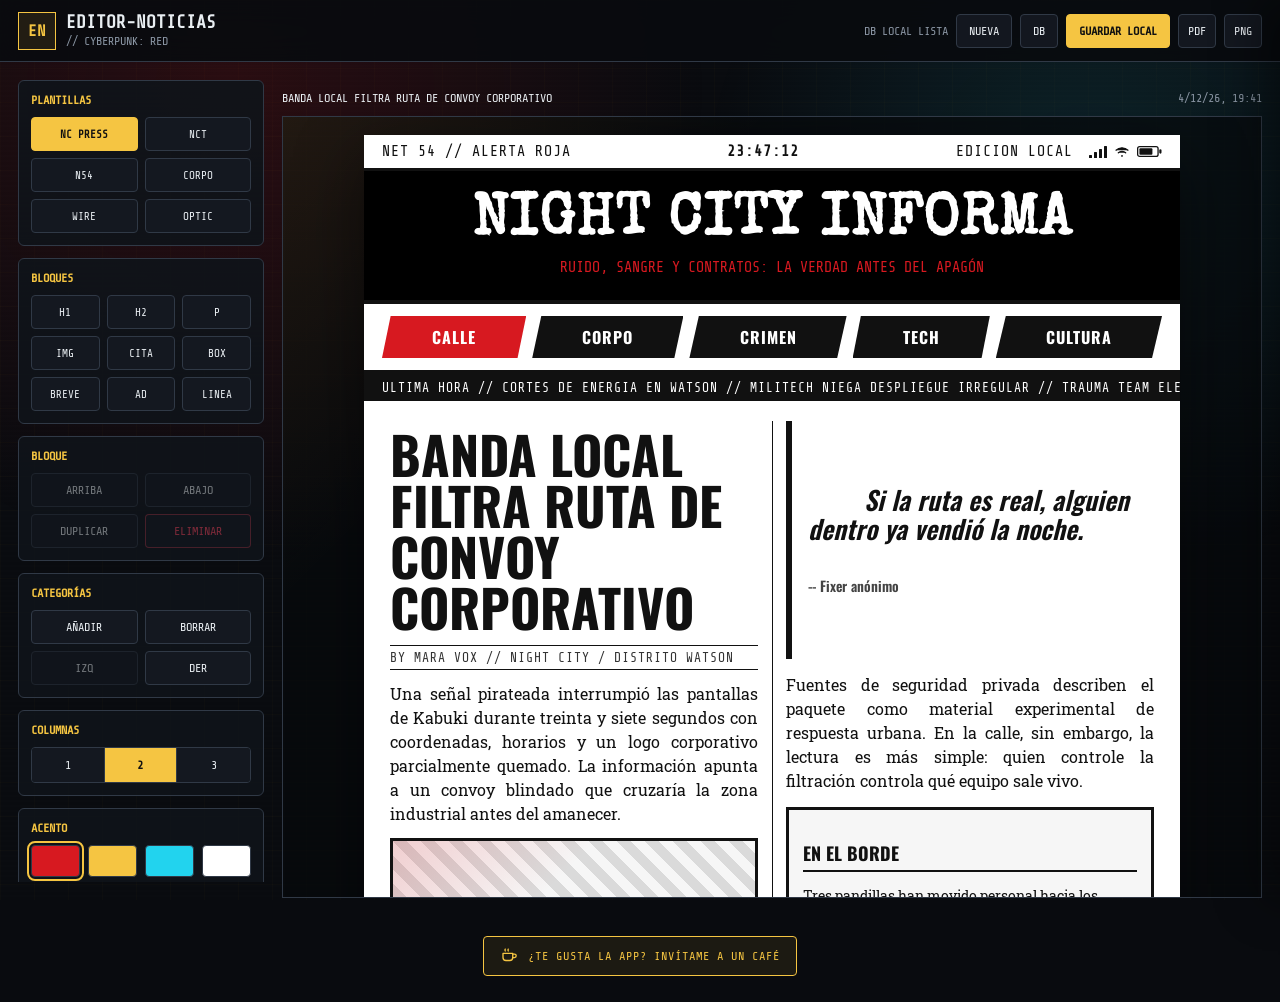
<file: editor-noticias/index.html>
<!doctype html>
<html lang="es">
  <head>
    <meta charset="UTF-8" />
    <meta name="viewport" content="width=device-width, initial-scale=1.0" />
    <meta
      name="description"
      content="Editor WYSIWYG local para crear y guardar screamsheets de noticias en IndexedDB."
    />
    <title>Editor Noticias // CyberPunk: RED</title>
    <link rel="preconnect" href="https://fonts.googleapis.com" />
    <link rel="preconnect" href="https://fonts.gstatic.com" crossorigin />
    <link
      href="https://fonts.googleapis.com/css2?family=Rajdhani:wght@400;500;600;700&family=Oswald:wght@400;500;600;700&family=Share+Tech+Mono&family=Roboto+Slab:wght@400;500;700&family=Special+Elite&family=Orbitron:wght@500;700;900&display=swap"
      rel="stylesheet"
    />
    <link rel="stylesheet" href="./styles.css" />
  </head>
  <body>
    <div class="hud-grid-field" aria-hidden="true"></div>
    <div class="hud-radial" aria-hidden="true"></div>
    <div class="hud-scanlines" aria-hidden="true"></div>

    <div class="app-shell">
      <header class="topbar">
        <div class="brand-lockup" aria-label="Editor Noticias">
          <span class="brand-mark">EN</span>
          <span>
            <strong>EDITOR-NOTICIAS</strong>
            <small>// CyberPunk: RED</small>
          </span>
        </div>
        <div class="topbar-actions">
          <span id="saveStatus" class="save-status" role="status">Cargando DB</span>
          <button class="command-button" type="button" data-action="new-sheet" title="Nueva hoja">
            Nueva
          </button>
          <button class="command-button" type="button" data-action="open-library" title="Abrir DB local">
            DB
          </button>
          <button class="command-button primary" type="button" data-action="save-now" title="Guardar local">
            Guardar local
          </button>
          <button class="icon-button" type="button" data-action="print" title="Imprimir o guardar PDF">
            PDF
          </button>
          <button class="icon-button" type="button" data-action="export-png" title="Exportar como PNG">
            PNG
          </button>
        </div>
      </header>

      <main class="workspace">
        <aside class="tool-rail" aria-label="Herramientas de edición">
          <section class="tool-section">
            <h2>Plantillas</h2>
            <div class="template-grid" role="group" aria-label="Plantillas">
              <button type="button" data-template="night-city">NC Press</button>
              <button type="button" data-template="nct-world">NCT</button>
              <button type="button" data-template="network-54">N54</button>
              <button type="button" data-template="corpo-dossier">Corpo</button>
              <button type="button" data-template="street-wire">Wire</button>
              <button type="button" data-template="augmented-optic">Optic</button>
            </div>
          </section>

          <section class="tool-section">
            <h2>Bloques</h2>
            <div class="tool-grid">
              <button type="button" data-add-block="headline">H1</button>
              <button type="button" data-add-block="section">H2</button>
              <button type="button" data-add-block="paragraph">P</button>
              <button type="button" data-add-block="image">IMG</button>
              <button type="button" data-add-block="pullquote">CITA</button>
              <button type="button" data-add-block="sidebar">BOX</button>
              <button type="button" data-add-block="brief">BREVE</button>
              <button type="button" data-add-block="ad">AD</button>
              <button type="button" data-add-block="divider">LINEA</button>
            </div>
          </section>

          <section class="tool-section">
            <h2>Bloque</h2>
            <div class="button-row">
              <button type="button" data-action="move-up" disabled title="Subir bloque">Arriba</button>
              <button type="button" data-action="move-down" disabled title="Bajar bloque">Abajo</button>
            </div>
            <div class="button-row">
              <button type="button" data-action="duplicate-block" disabled title="Duplicar bloque">
                Duplicar
              </button>
              <button class="danger" type="button" data-action="delete-block" disabled title="Eliminar bloque">
                Eliminar
              </button>
            </div>
          </section>

          <section class="tool-section" id="imageControls" hidden aria-label="Tamaño de imagen">
            <h2>Imagen</h2>
            <div class="segmented-control" role="group" aria-label="Alineación de imagen">
              <button type="button" data-image-align="left" title="Alinear a la izquierda">Izq</button>
              <button type="button" data-image-align="center" title="Centrar">Centro</button>
              <button type="button" data-image-align="right" title="Alinear a la derecha">Der</button>
            </div>
            <label class="range-field range-field--first">
              <span>Ancho <b id="imageWidthLabel">100%</b></span>
              <input id="imageWidth" type="range" min="20" max="100" step="5" value="100" data-image-width />
            </label>
            <label class="range-field">
              <span>Alto <b id="imageHeightLabel">245px</b></span>
              <input id="imageHeight" type="range" min="120" max="640" step="10" value="245" data-image-height />
            </label>
            <div class="button-row">
              <button type="button" data-action="reset-image-size" title="Restablecer tamaño">Reset</button>
              <button type="button" data-action="replace-image" title="Reemplazar imagen">Reemplazar</button>
            </div>
          </section>

          <section class="tool-section">
            <h2>Categorías</h2>
            <div class="button-row">
              <button type="button" data-action="add-category" title="Añadir categoría">Añadir</button>
              <button type="button" data-action="delete-category" title="Borrar categoría activa">
                Borrar
              </button>
            </div>
            <div class="button-row">
              <button type="button" data-action="move-category-left" title="Mover categoría activa a la izquierda">
                Izq
              </button>
              <button type="button" data-action="move-category-right" title="Mover categoría activa a la derecha">
                Der
              </button>
            </div>
          </section>

          <section class="tool-section">
            <h2>Columnas</h2>
            <div class="segmented-control" role="group" aria-label="Columnas del cuerpo">
              <button type="button" data-columns="1">1</button>
              <button type="button" data-columns="2">2</button>
              <button type="button" data-columns="3">3</button>
            </div>
          </section>

          <section class="tool-section">
            <h2>Acento</h2>
            <div class="swatches" role="group" aria-label="Color de acento">
              <button type="button" data-accent="#d71920" style="--swatch: #d71920" title="Rojo"></button>
              <button type="button" data-accent="#f5c542" style="--swatch: #f5c542" title="Amarillo"></button>
              <button type="button" data-accent="#22d3ee" style="--swatch: #22d3ee" title="Cian"></button>
              <button type="button" data-accent="#ffffff" style="--swatch: #ffffff" title="Blanco"></button>
            </div>
          </section>
        </aside>

        <section class="preview-pane" aria-label="Hoja editable">
          <div class="preview-header">
            <span id="documentTitle">Screamsheet local</span>
            <span id="updatedAt">Sin guardar</span>
          </div>
          <div id="sheetViewport" class="sheet-viewport">
            <div id="sheetStage" class="sheet-stage">
              <article id="sheet" class="screamsheet" aria-label="Screamsheet editable"></article>
            </div>
          </div>
        </section>
      </main>

      <footer class="app-footer">
        <a class="coffee-link" href="https://buymeacoffee.com/sergiolms" target="_blank" rel="noopener noreferrer">
          <svg
            class="coffee-ico"
            viewBox="0 0 24 24"
            fill="none"
            stroke="currentColor"
            stroke-width="1.8"
            stroke-linecap="round"
            stroke-linejoin="round"
            aria-hidden="true"
          >
            <path d="M4 8.5h13v5.5a4 4 0 0 1-4 4H8a4 4 0 0 1-4-4V8.5Z" />
            <path d="M17 9.5h2.3a2.3 2.3 0 0 1 0 4.6H17" />
            <path d="M7 2.8c-.6.9-.6 1.6 0 2.5M11 2.8c-.6.9-.6 1.6 0 2.5" />
          </svg>
          ¿Te gusta la app? Invítame a un café
        </a>
      </footer>
    </div>

    <aside id="libraryPanel" class="library-panel" aria-label="DB local" aria-hidden="true">
      <header>
        <div>
          <strong>DB local</strong>
          <small>IndexedDB</small>
        </div>
        <button class="icon-button" type="button" data-action="close-library" title="Cerrar">Cerrar</button>
      </header>
      <div id="libraryList" class="library-list"></div>
    </aside>

    <input id="imageInput" type="file" accept="image/*" hidden />
    <div id="toast" class="toast" role="status" aria-live="polite"></div>
    <script src="./n54-logo.js" defer></script>
    <script src="./app.js" defer></script>
  </body>
</html>
</file>
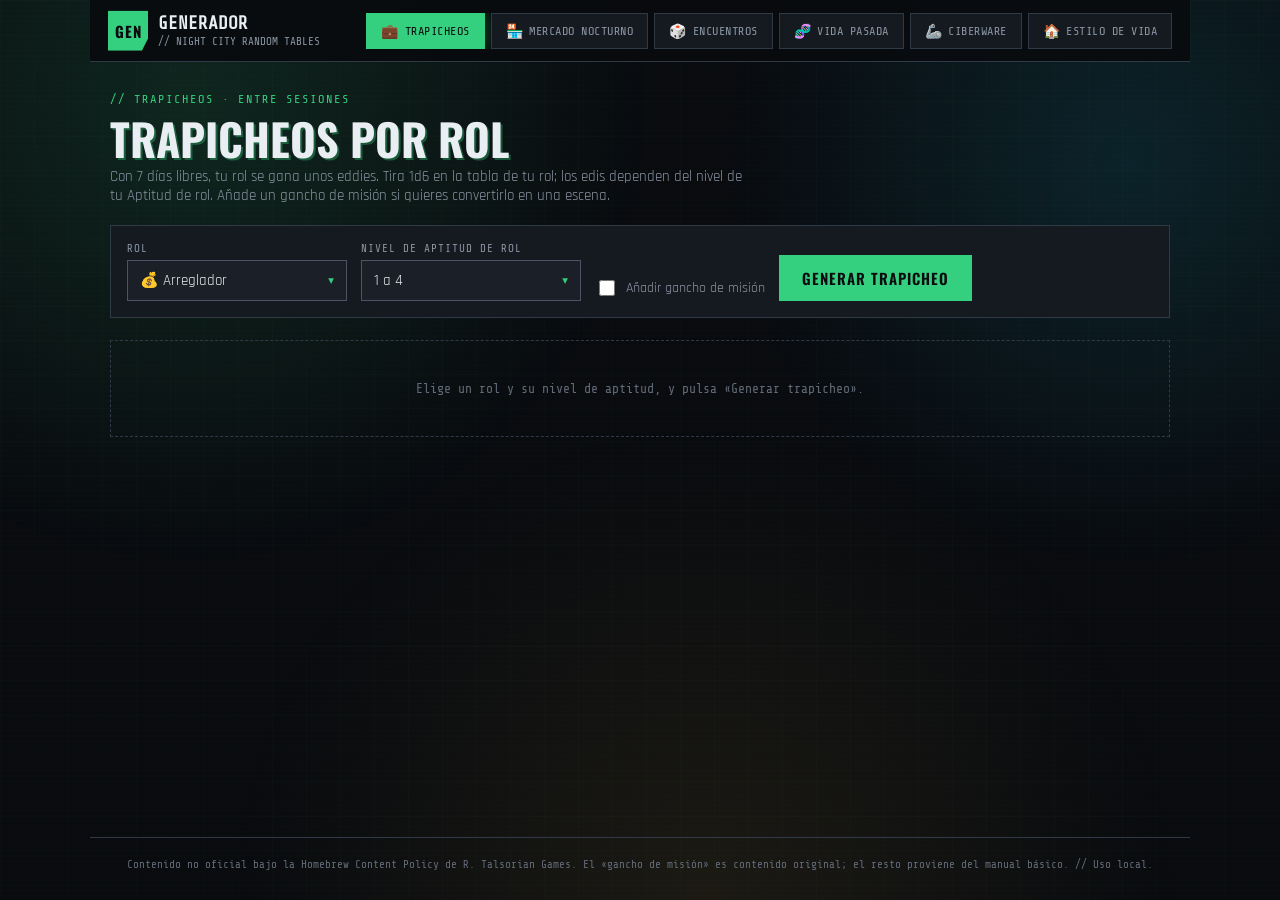
<file: generators/index.html>
<!doctype html>
<html lang="es">
  <head>
    <meta charset="UTF-8" />
    <meta name="viewport" content="width=device-width, initial-scale=1.0" />
    <meta
      name="description"
      content="Generador para Cyberpunk RED: encargos por rol, mercados nocturnos, encuentros callejeros y vidas pasadas. Todo aleatorio, todo local."
    />
    <title>Generador // CyberPunk: RED</title>
    <link rel="preconnect" href="https://fonts.googleapis.com" />
    <link rel="preconnect" href="https://fonts.gstatic.com" crossorigin />
    <link
      href="https://fonts.googleapis.com/css2?family=Rajdhani:wght@400;500;600;700&family=Oswald:wght@400;500;600;700&family=Share+Tech+Mono&display=swap"
      rel="stylesheet"
    />
    <link rel="stylesheet" href="./styles.css" />
    <link rel="stylesheet" href="../shared/ui.css" />
  </head>
  <body>
    <div class="hud-grid-field" aria-hidden="true"></div>
    <div class="hud-radial" aria-hidden="true"></div>
    <div class="hud-scanlines" aria-hidden="true"></div>

    <div class="app-shell">
      <header class="topbar">
        <a href="../" class="brand-lockup" aria-label="Volver al terminal">
          <span class="brand-mark">GEN</span>
          <span class="brand-text">
            <strong>GENERADOR</strong>
            <small>// Night City Random Tables</small>
          </span>
        </a>
        <nav class="tabs" role="tablist" aria-label="Tipo de generador">
          <button class="tab is-active" type="button" role="tab" data-tab="encargos" aria-selected="true">
            <span class="tab-glyph" aria-hidden="true">💼</span> Trapicheos
          </button>
          <button class="tab" type="button" role="tab" data-tab="mercado" aria-selected="false">
            <span class="tab-glyph" aria-hidden="true">🏪</span> Mercado nocturno
          </button>
          <button class="tab" type="button" role="tab" data-tab="encuentros" aria-selected="false">
            <span class="tab-glyph" aria-hidden="true">🎲</span> Encuentros
          </button>
          <button class="tab" type="button" role="tab" data-tab="vidapasada" aria-selected="false">
            <span class="tab-glyph" aria-hidden="true">🧬</span> Vida pasada
          </button>
          <button class="tab" type="button" role="tab" data-tab="ciberware" aria-selected="false">
            <span class="tab-glyph" aria-hidden="true">🦾</span> Ciberware
          </button>
          <button class="tab" type="button" role="tab" data-tab="vida" aria-selected="false">
            <span class="tab-glyph" aria-hidden="true">🏠</span> Estilo de vida
          </button>
        </nav>
      </header>

      <main class="workspace">
        <!-- ============= ENCARGOS ============= -->
        <section class="panel is-active" id="panel-encargos" role="tabpanel" aria-label="Generador de trapicheos">
          <div class="panel-head">
            <div>
              <span class="panel-kicker">// TRAPICHEOS · ENTRE SESIONES</span>
              <h1 class="panel-title">Trapicheos por rol</h1>
              <p class="panel-lead">
                Con 7 días libres, tu rol se gana unos eddies. Tira 1d6 en la tabla de tu rol; los edis dependen del nivel de tu Aptitud de rol. Añade un gancho de misión si quieres convertirlo en una escena.
              </p>
            </div>
          </div>
          <div class="controls">
            <label class="field">
              <span class="field-label">Rol</span>
              <select id="encargoRol" class="select"></select>
            </label>
            <label class="field">
              <span class="field-label">Nivel de Aptitud de rol</span>
              <select id="encargoNivel" class="select">
                <option value="0">1 a 4</option>
                <option value="1">5 a 7</option>
                <option value="2">8 a 10</option>
              </select>
            </label>
            <label class="check">
              <input type="checkbox" id="encargoGancho" />
              <span>Añadir gancho de misión</span>
            </label>
            <button class="btn-primary" type="button" data-action="gen-encargo">Generar trapicheo</button>
          </div>
          <div class="result-area" id="encargoResult" aria-live="polite"></div>
        </section>

        <!-- ============= MERCADO ============= -->
        <section class="panel" id="panel-mercado" role="tabpanel" aria-label="Generador de mercado nocturno" hidden>
          <div class="panel-head">
            <div>
              <span class="panel-kicker">// LA NUEVA ECONOMÍA DE LA CALLE</span>
              <h1 class="panel-title">Mercado nocturno</h1>
              <p class="panel-lead">
                Improvisa un mercado nocturno: 2 categorías de mercancía (1d6) y su stock disponible (1d10 tiradas por categoría).
              </p>
            </div>
          </div>
          <div class="controls">
            <button class="btn-primary" type="button" data-action="gen-mercado">Generar mercado</button>
          </div>
          <div class="result-area" id="mercadoResult" aria-live="polite"></div>
        </section>

        <!-- ============= ENCUENTROS ============= -->
        <section class="panel" id="panel-encuentros" role="tabpanel" aria-label="Generador de encuentros" hidden>
          <div class="panel-head">
            <div>
              <span class="panel-kicker">// ENCUENTROS EN EL ROJO</span>
              <h1 class="panel-title">Encuentros callejeros</h1>
              <p class="panel-lead">
                Tirada percentil (2d10) en las calles de Night City. Elige la zona (su índice de amenaza sesga la tirada) y el nº de jugadores para calcular los PNJ y enviarlos al Combat Tracker.
              </p>
            </div>
          </div>
          <div class="controls">
            <label class="field">
              <span class="field-label">Momento del día</span>
              <select id="encuentroMomento" class="select">
                <option value="diurnos">Diurnos</option>
                <option value="anochecer">Al anochecer</option>
                <option value="medianoche">De medianoche</option>
              </select>
            </label>
            <label class="field">
              <span class="field-label">Zona (opcional)</span>
              <select id="encuentroZona" class="select"></select>
            </label>
            <label class="field field-narrow">
              <span class="field-label">Nº de jugadores</span>
              <input id="encuentroJugadores" class="select" type="number" min="1" max="12" value="4" />
            </label>
            <button class="btn-primary" type="button" data-action="gen-encuentro">Tirar encuentro</button>
          </div>
          <div class="result-area" id="encuentroResult" aria-live="polite"></div>
        </section>

        <!-- ============= VIDA PASADA ============= -->
        <section class="panel" id="panel-vidapasada" role="tabpanel" aria-label="Generador de vida pasada" hidden>
          <div class="panel-head">
            <div>
              <span class="panel-kicker">// RELATOS DE LA CALLE</span>
              <h1 class="panel-title">Vida pasada</h1>
              <p class="panel-lead">
                Un trasfondo completo: origen, personalidad, estilo, familia, amigos, enemigos y objetivos. Añade tablas de rol si quieres.
              </p>
            </div>
          </div>
          <div class="controls">
            <label class="field">
              <span class="field-label">Rol (opcional)</span>
              <select id="vidaRol" class="select">
                <option value="">Sin rol</option>
              </select>
            </label>
            <button class="btn-primary" type="button" data-action="gen-vida">Generar trasfondo</button>
          </div>
          <div class="result-area" id="vidaResult" aria-live="polite"></div>
        </section>

        <!-- ============= CIBERWARE / HUMANIDAD ============= -->
        <section class="panel" id="panel-ciberware" role="tabpanel" aria-label="Calculadora de humanidad y ciberware" hidden>
          <div class="panel-head">
            <div>
              <span class="panel-kicker">// EL ALMA Y LA NUEVA MÁQUINA</span>
              <h1 class="panel-title">Humanidad &amp; Ciberware</h1>
              <p class="panel-lead">
                Instala ciberware y controla tu Humanidad (HUM = EMP × 10). Cada punto de Empatía se pierde al bajar la decena de HUM; con EMP baja, riesgo de ciberpsicosis.
              </p>
            </div>
          </div>
          <div class="controls">
            <label class="field field-narrow">
              <span class="field-label">Empatía base (EMP)</span>
              <input id="cwEmp" class="select" type="number" min="1" max="10" value="8" />
            </label>
            <label class="field">
              <span class="field-label">Añadir ciberware</span>
              <input id="cwSearch" class="select" type="text" placeholder="Buscar pieza..." list="cwList" />
              <datalist id="cwList"></datalist>
            </label>
            <button class="btn-primary" type="button" data-action="cw-add">Instalar</button>
            <label class="check">
              <input type="checkbox" id="cwRoll" />
              <span>Tirar PH (dados)</span>
            </label>
          </div>
          <div id="cwPreview"></div>
          <div class="result-area" id="ciberwareResult" aria-live="polite"></div>
        </section>

        <!-- ============= ESTILO DE VIDA ============= -->
        <section class="panel" id="panel-vida" role="tabpanel" aria-label="Calculadora de estilo de vida y alojamiento" hidden>
          <div class="panel-head">
            <div>
              <span class="panel-kicker">// LA NUEVA ECONOMÍA DE LA CALLE</span>
              <h1 class="panel-title">Estilo de vida</h1>
              <p class="panel-lead">
                Calcula tu gasto mensual de comida y alojamiento, y compáralo con lo que ganas trapicheando cada semana.
              </p>
            </div>
          </div>
          <div class="controls">
            <label class="field">
              <span class="field-label">Comida</span>
              <select id="vidaComida" class="select"></select>
            </label>
            <label class="field">
              <span class="field-label">Alojamiento</span>
              <select id="vidaAloja" class="select"></select>
            </label>
            <label class="field field-narrow">
              <span class="field-label">Trapicheo semanal (ed)</span>
              <input id="vidaIngreso" class="select" type="number" min="0" step="50" value="0" />
            </label>
            <button class="btn-primary" type="button" data-action="vida-calc">Calcular</button>
          </div>
          <div class="result-area" id="vidaEconResult" aria-live="polite"></div>
        </section>
      </main>

      <footer class="app-footer">
        Contenido no oficial bajo la Homebrew Content Policy de R. Talsorian Games.
        El «gancho de misión» es contenido original; el resto proviene del manual básico. // Uso local.
      </footer>
    </div>

    <script src="./data.js"></script>
    <script src="./app.js"></script>
    <script src="../shared/ui.js"></script>
  </body>
</html>
</file>
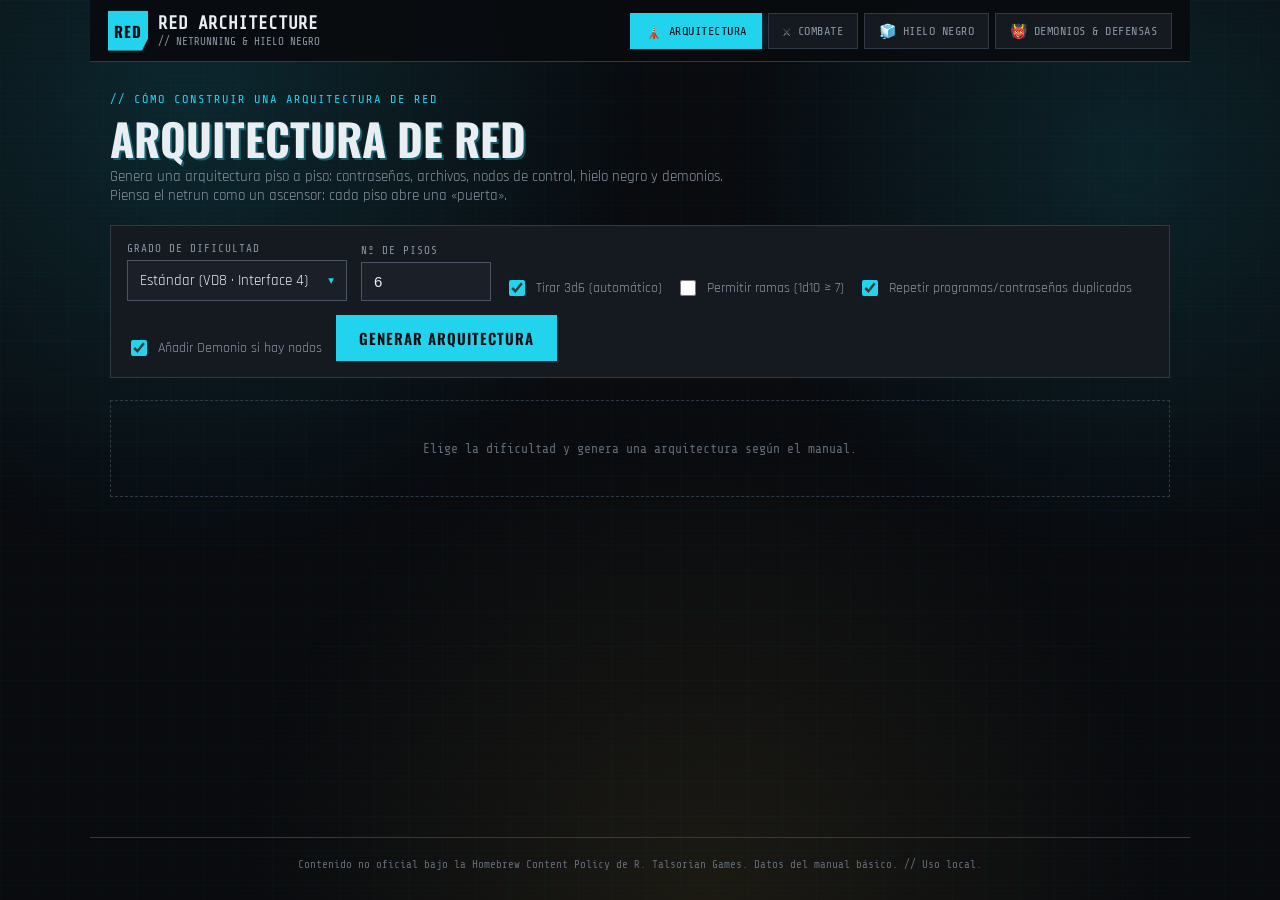
<file: red-architecture/index.html>
<!doctype html>
<html lang="es">
  <head>
    <meta charset="UTF-8" />
    <meta name="viewport" content="width=device-width, initial-scale=1.0" />
    <meta
      name="description"
      content="Generador de arquitecturas de RED para Cyberpunk RED: pisos, contraseñas, nodos de control, hielo negro y demonios, además de combates de netrunning listos para dirigir."
    />
    <title>RED Architecture // CyberPunk: RED</title>
    <link rel="preconnect" href="https://fonts.googleapis.com" />
    <link rel="preconnect" href="https://fonts.gstatic.com" crossorigin />
    <link
      href="https://fonts.googleapis.com/css2?family=Rajdhani:wght@400;500;600;700&family=Oswald:wght@400;500;600;700&family=Share+Tech+Mono&display=swap"
      rel="stylesheet"
    />
    <link rel="stylesheet" href="./styles.css" />
    <link rel="stylesheet" href="../shared/ui.css" />
  </head>
  <body>
    <div class="hud-grid-field" aria-hidden="true"></div>
    <div class="hud-radial" aria-hidden="true"></div>
    <div class="hud-scanlines" aria-hidden="true"></div>

    <div class="app-shell">
      <header class="topbar">
        <a href="../index.html" class="brand-lockup" aria-label="Volver al terminal">
          <span class="brand-mark">RED</span>
          <span class="brand-text">
            <strong>RED ARCHITECTURE</strong>
            <small>// Netrunning &amp; Hielo Negro</small>
          </span>
        </a>
        <nav class="tabs" role="tablist" aria-label="Secciones de netrunning">
          <button class="tab is-active" type="button" role="tab" data-tab="arquitectura" aria-selected="true">
            <span class="tab-glyph" aria-hidden="true">🗼</span> Arquitectura
          </button>
          <button class="tab" type="button" role="tab" data-tab="combate" aria-selected="false">
            <span class="tab-glyph" aria-hidden="true">⚔️</span> Combate
          </button>
          <button class="tab" type="button" role="tab" data-tab="ice" aria-selected="false">
            <span class="tab-glyph" aria-hidden="true">🧊</span> Hielo negro
          </button>
          <button class="tab" type="button" role="tab" data-tab="demonios" aria-selected="false">
            <span class="tab-glyph" aria-hidden="true">👹</span> Demonios &amp; defensas
          </button>
        </nav>
      </header>

      <main class="workspace">
        <!-- ============= ARQUITECTURA ============= -->
        <section class="panel is-active" id="panel-arquitectura" role="tabpanel" aria-label="Generador de arquitectura de RED">
          <div class="panel-head">
            <div>
              <span class="panel-kicker">// CÓMO CONSTRUIR UNA ARQUITECTURA DE RED</span>
              <h1 class="panel-title">Arquitectura de RED</h1>
              <p class="panel-lead">
                Genera una arquitectura piso a piso: contraseñas, archivos, nodos de control, hielo negro y demonios. Piensa el netrun como un ascensor: cada piso abre una «puerta».
              </p>
            </div>
          </div>
          <div class="controls">
            <label class="field">
              <span class="field-label">Grado de dificultad</span>
              <select id="raDificultad" class="select">
                <option value="basica">Básica (VD6 · Interface 2)</option>
                <option value="estandar" selected>Estándar (VD8 · Interface 4)</option>
                <option value="pococomun">Poco común (VD10 · Interface 6)</option>
                <option value="avanzada">Avanzada (VD12 · Interface 8)</option>
              </select>
            </label>
            <label class="field field-narrow">
              <span class="field-label">Nº de pisos</span>
              <input id="raPisos" class="select" type="number" min="3" max="30" value="6" disabled />
            </label>
            <label class="check">
              <input type="checkbox" id="raAutoPisos" checked />
              <span>Tirar 3d6 (automático)</span>
            </label>
            <label class="check">
              <input type="checkbox" id="raRamas" />
              <span>Permitir ramas (1d10 ≥ 7)</span>
            </label>
            <label class="check">
              <input type="checkbox" id="raRerollDup" checked />
              <span>Repetir programas/contraseñas duplicados</span>
            </label>
            <label class="check">
              <input type="checkbox" id="raConDemonioArq" checked />
              <span>Añadir Demonio si hay nodos</span>
            </label>
            <button class="btn-primary" type="button" data-action="gen-arq">Generar arquitectura</button>
          </div>
          <div class="result-area" id="arqResult" aria-live="polite"></div>
        </section>

        <!-- ============= COMBATE ============= -->
        <section class="panel" id="panel-combate" role="tabpanel" aria-label="Combate de netrunning" hidden>
          <div class="panel-head">
            <div>
              <span class="panel-kicker">// EL COMBATE EN LA RED</span>
              <h1 class="panel-title">Combate de netrunning</h1>
              <p class="panel-lead">
                Genera la oposición de un netrun: hielo negro al acecho (con sus stats listas) y, si procede, un Demonio manejando nodos de control.
              </p>
            </div>
          </div>
          <div class="controls">
            <label class="field field-narrow">
              <span class="field-label">Piezas de hielo negro</span>
              <input id="raNumIce" class="select" type="number" min="1" max="8" value="3" />
            </label>
            <label class="check">
              <input type="checkbox" id="raConDemonio" />
              <span>Incluir Demonio</span>
            </label>
            <button class="btn-primary" type="button" data-action="gen-combate">Generar combate</button>
          </div>
          <div class="result-area" id="combateResult" aria-live="polite"></div>
        </section>

        <!-- ============= HIELO NEGRO ============= -->
        <section class="panel" id="panel-ice" role="tabpanel" aria-label="Hielo negro" hidden>
          <div class="panel-head">
            <div>
              <span class="panel-kicker">// PROGRAMAS LETALES</span>
              <h1 class="panel-title">Hielo negro</h1>
              <p class="panel-lead">
                Consulta las fichas del hielo negro: PER (Deslizamiento), VEL, ATQ, DEF, REZ y su efecto al impactar.
              </p>
            </div>
          </div>
          <div class="result-area" id="iceResult" aria-live="polite"></div>
        </section>

        <!-- ============= DEMONIOS & DEFENSAS ============= -->
        <section class="panel" id="panel-demonios" role="tabpanel" aria-label="Demonios y defensas" hidden>
          <div class="panel-head">
            <div>
              <span class="panel-kicker">// DEMONIOS Y DEFENSAS</span>
              <h1 class="panel-title">Demonios &amp; defensas</h1>
              <p class="panel-lead">
                Los Demonios manejan nodos de control para atacar en el espacio de la carne. Aquí tienes sus fichas y las defensas que pueden controlar.
              </p>
            </div>
          </div>
          <div class="result-area" id="demoResult" aria-live="polite"></div>
        </section>
      </main>

      <footer class="app-footer">
        Contenido no oficial bajo la Homebrew Content Policy de R. Talsorian Games. Datos del manual básico. // Uso local.
      </footer>
    </div>

    <script src="./data.js"></script>
    <script src="./app.js"></script>
    <script src="../shared/ui.js"></script>
  </body>
</html>
</file>
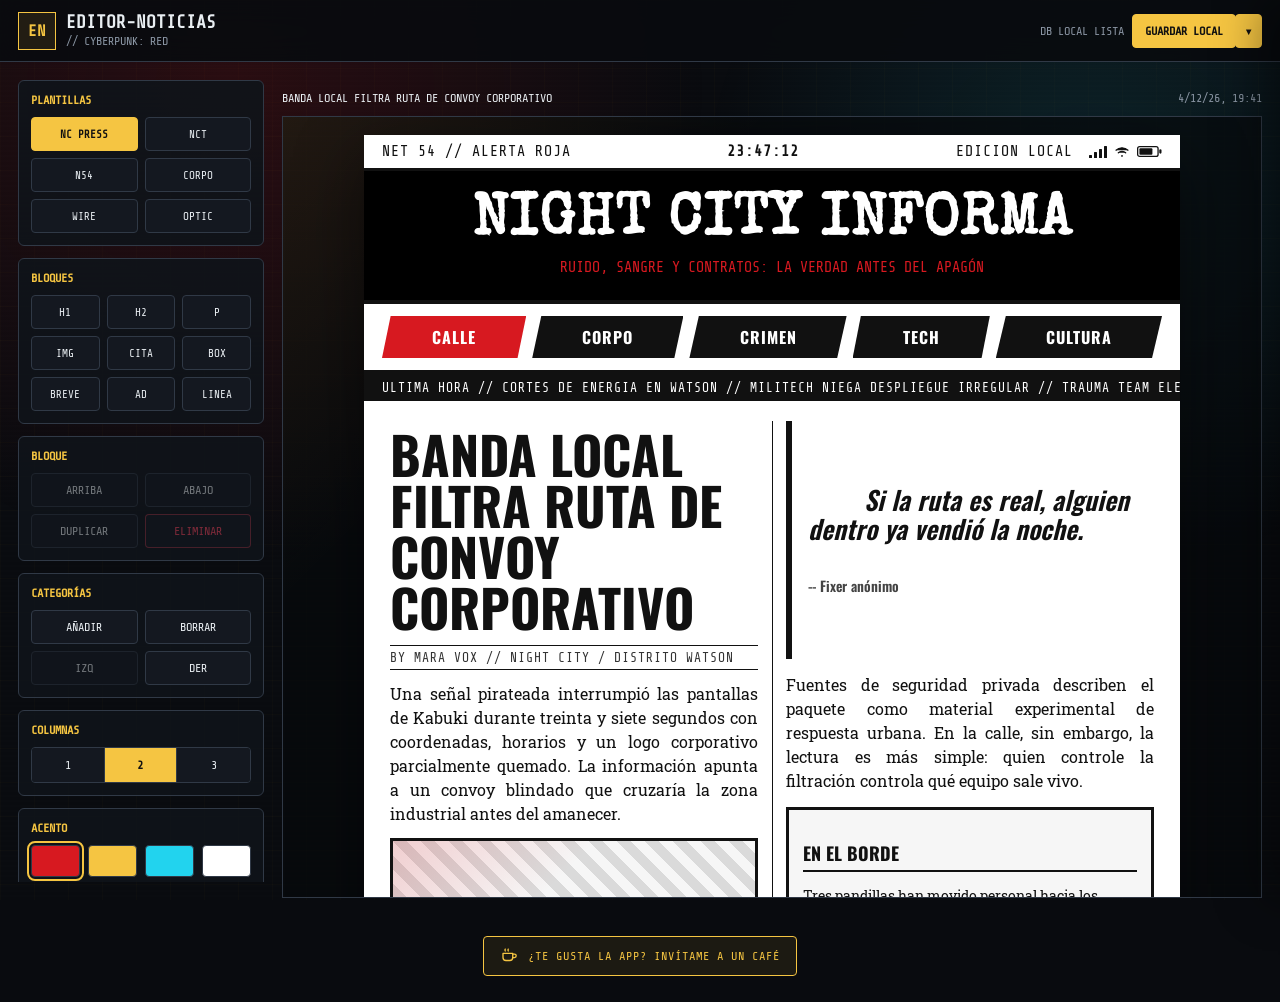
<file: screamsheets/index.html>
<!doctype html>
<html lang="es">
  <head>
    <meta charset="UTF-8" />
    <meta name="viewport" content="width=device-width, initial-scale=1.0" />
    <meta
      name="description"
      content="Editor WYSIWYG local para crear y guardar screamsheets de noticias en IndexedDB."
    />
    <title>Editor Noticias // CyberPunk: RED</title>
    <link rel="preconnect" href="https://fonts.googleapis.com" />
    <link rel="preconnect" href="https://fonts.gstatic.com" crossorigin />
    <link
      href="https://fonts.googleapis.com/css2?family=Rajdhani:wght@400;500;600;700&family=Oswald:wght@400;500;600;700&family=Share+Tech+Mono&family=Roboto+Slab:wght@400;500;700&family=Special+Elite&family=Orbitron:wght@500;700;900&display=swap"
      rel="stylesheet"
    />
    <link rel="stylesheet" href="./styles.css" />
    <link rel="stylesheet" href="../shared/ui.css" />
  </head>
  <body>
    <div class="hud-grid-field" aria-hidden="true"></div>
    <div class="hud-radial" aria-hidden="true"></div>
    <div class="hud-scanlines" aria-hidden="true"></div>

    <div class="app-shell">
      <header class="topbar">
        <div class="brand-lockup" aria-label="Editor Noticias">
          <span class="brand-mark">EN</span>
          <span>
            <strong>EDITOR-NOTICIAS</strong>
            <small>// CyberPunk: RED</small>
          </span>
        </div>
        <div class="topbar-actions">
          <span id="saveStatus" class="save-status" role="status">Cargando DB</span>
          <div class="split-button">
            <button class="command-button primary split-main" type="button" data-action="save-now" title="Guardar local">
              Guardar local
            </button>
            <button class="command-button primary split-toggle" type="button" aria-haspopup="true" aria-expanded="false" aria-label="Más acciones">
              <span aria-hidden="true">▾</span>
            </button>
            <div class="split-menu" role="menu" hidden>
              <button class="split-item" type="button" role="menuitem" data-action="new-sheet">Nueva hoja</button>
              <button class="split-item" type="button" role="menuitem" data-action="open-library">Abrir DB local</button>
              <button class="split-item" type="button" role="menuitem" data-action="print">Imprimir / PDF</button>
              <button class="split-item" type="button" role="menuitem" data-action="export-png">Exportar PNG</button>
            </div>
          </div>
        </div>
      </header>

      <main class="workspace">
        <aside class="tool-rail" aria-label="Herramientas de edición">
          <section class="tool-section">
            <h2>Plantillas</h2>
            <div class="template-grid" role="group" aria-label="Plantillas">
              <button type="button" data-template="night-city">NC Press</button>
              <button type="button" data-template="nct-world">NCT</button>
              <button type="button" data-template="network-54">N54</button>
              <button type="button" data-template="corpo-dossier">Corpo</button>
              <button type="button" data-template="street-wire">Wire</button>
              <button type="button" data-template="augmented-optic">Optic</button>
            </div>
          </section>

          <section class="tool-section">
            <h2>Bloques</h2>
            <div class="tool-grid">
              <button type="button" data-add-block="headline">H1</button>
              <button type="button" data-add-block="section">H2</button>
              <button type="button" data-add-block="paragraph">P</button>
              <button type="button" data-add-block="image">IMG</button>
              <button type="button" data-add-block="pullquote">CITA</button>
              <button type="button" data-add-block="sidebar">BOX</button>
              <button type="button" data-add-block="brief">BREVE</button>
              <button type="button" data-add-block="ad">AD</button>
              <button type="button" data-add-block="divider">LINEA</button>
            </div>
          </section>

          <section class="tool-section">
            <h2>Bloque</h2>
            <div class="button-row">
              <button type="button" data-action="move-up" disabled title="Subir bloque">Arriba</button>
              <button type="button" data-action="move-down" disabled title="Bajar bloque">Abajo</button>
            </div>
            <div class="button-row">
              <button type="button" data-action="duplicate-block" disabled title="Duplicar bloque">
                Duplicar
              </button>
              <button class="danger" type="button" data-action="delete-block" disabled title="Eliminar bloque">
                Eliminar
              </button>
            </div>
          </section>

          <section class="tool-section" id="imageControls" hidden aria-label="Tamaño de imagen">
            <h2>Imagen</h2>
            <div class="segmented-control" role="group" aria-label="Alineación de imagen">
              <button type="button" data-image-align="left" title="Alinear a la izquierda">Izq</button>
              <button type="button" data-image-align="center" title="Centrar">Centro</button>
              <button type="button" data-image-align="right" title="Alinear a la derecha">Der</button>
            </div>
            <label class="range-field range-field--first">
              <span>Ancho <b id="imageWidthLabel">100%</b></span>
              <input id="imageWidth" type="range" min="20" max="100" step="5" value="100" data-image-width />
            </label>
            <label class="range-field">
              <span>Alto <b id="imageHeightLabel">245px</b></span>
              <input id="imageHeight" type="range" min="120" max="640" step="10" value="245" data-image-height />
            </label>
            <div class="button-row">
              <button type="button" data-action="reset-image-size" title="Restablecer tamaño">Reset</button>
              <button type="button" data-action="replace-image" title="Reemplazar imagen">Reemplazar</button>
            </div>
          </section>

          <section class="tool-section">
            <h2>Categorías</h2>
            <div class="button-row">
              <button type="button" data-action="add-category" title="Añadir categoría">Añadir</button>
              <button type="button" data-action="delete-category" title="Borrar categoría activa">
                Borrar
              </button>
            </div>
            <div class="button-row">
              <button type="button" data-action="move-category-left" title="Mover categoría activa a la izquierda">
                Izq
              </button>
              <button type="button" data-action="move-category-right" title="Mover categoría activa a la derecha">
                Der
              </button>
            </div>
          </section>

          <section class="tool-section">
            <h2>Columnas</h2>
            <div class="segmented-control" role="group" aria-label="Columnas del cuerpo">
              <button type="button" data-columns="1">1</button>
              <button type="button" data-columns="2">2</button>
              <button type="button" data-columns="3">3</button>
            </div>
          </section>

          <section class="tool-section">
            <h2>Acento</h2>
            <div class="swatches" role="group" aria-label="Color de acento">
              <button type="button" data-accent="#d71920" style="--swatch: #d71920" title="Rojo"></button>
              <button type="button" data-accent="#f5c542" style="--swatch: #f5c542" title="Amarillo"></button>
              <button type="button" data-accent="#22d3ee" style="--swatch: #22d3ee" title="Cian"></button>
              <button type="button" data-accent="#ffffff" style="--swatch: #ffffff" title="Blanco"></button>
            </div>
          </section>
        </aside>

        <section class="preview-pane" aria-label="Hoja editable">
          <div class="preview-header">
            <span id="documentTitle">Screamsheet local</span>
            <span id="updatedAt">Sin guardar</span>
          </div>
          <div id="sheetViewport" class="sheet-viewport">
            <div id="sheetStage" class="sheet-stage">
              <article id="sheet" class="screamsheet" aria-label="Screamsheet editable"></article>
            </div>
          </div>
        </section>
      </main>

      <footer class="app-footer">
        <a class="coffee-link" href="https://buymeacoffee.com/sergiolms" target="_blank" rel="noopener noreferrer">
          <svg
            class="coffee-ico"
            viewBox="0 0 24 24"
            fill="none"
            stroke="currentColor"
            stroke-width="1.8"
            stroke-linecap="round"
            stroke-linejoin="round"
            aria-hidden="true"
          >
            <path d="M4 8.5h13v5.5a4 4 0 0 1-4 4H8a4 4 0 0 1-4-4V8.5Z" />
            <path d="M17 9.5h2.3a2.3 2.3 0 0 1 0 4.6H17" />
            <path d="M7 2.8c-.6.9-.6 1.6 0 2.5M11 2.8c-.6.9-.6 1.6 0 2.5" />
          </svg>
          ¿Te gusta la app? Invítame a un café
        </a>
      </footer>
    </div>

    <aside id="libraryPanel" class="library-panel" aria-label="DB local" aria-hidden="true">
      <header>
        <div>
          <strong>DB local</strong>
          <small>IndexedDB</small>
        </div>
        <button class="icon-button" type="button" data-action="close-library" title="Cerrar">Cerrar</button>
      </header>
      <div id="libraryList" class="library-list"></div>
    </aside>

    <input id="imageInput" type="file" accept="image/*" hidden />
    <div id="toast" class="toast" role="status" aria-live="polite"></div>
    <script src="./n54-logo.js" defer></script>
    <script src="./app.js" defer></script>
    <script src="../shared/ui.js" defer></script>
  </body>
</html>
</file>
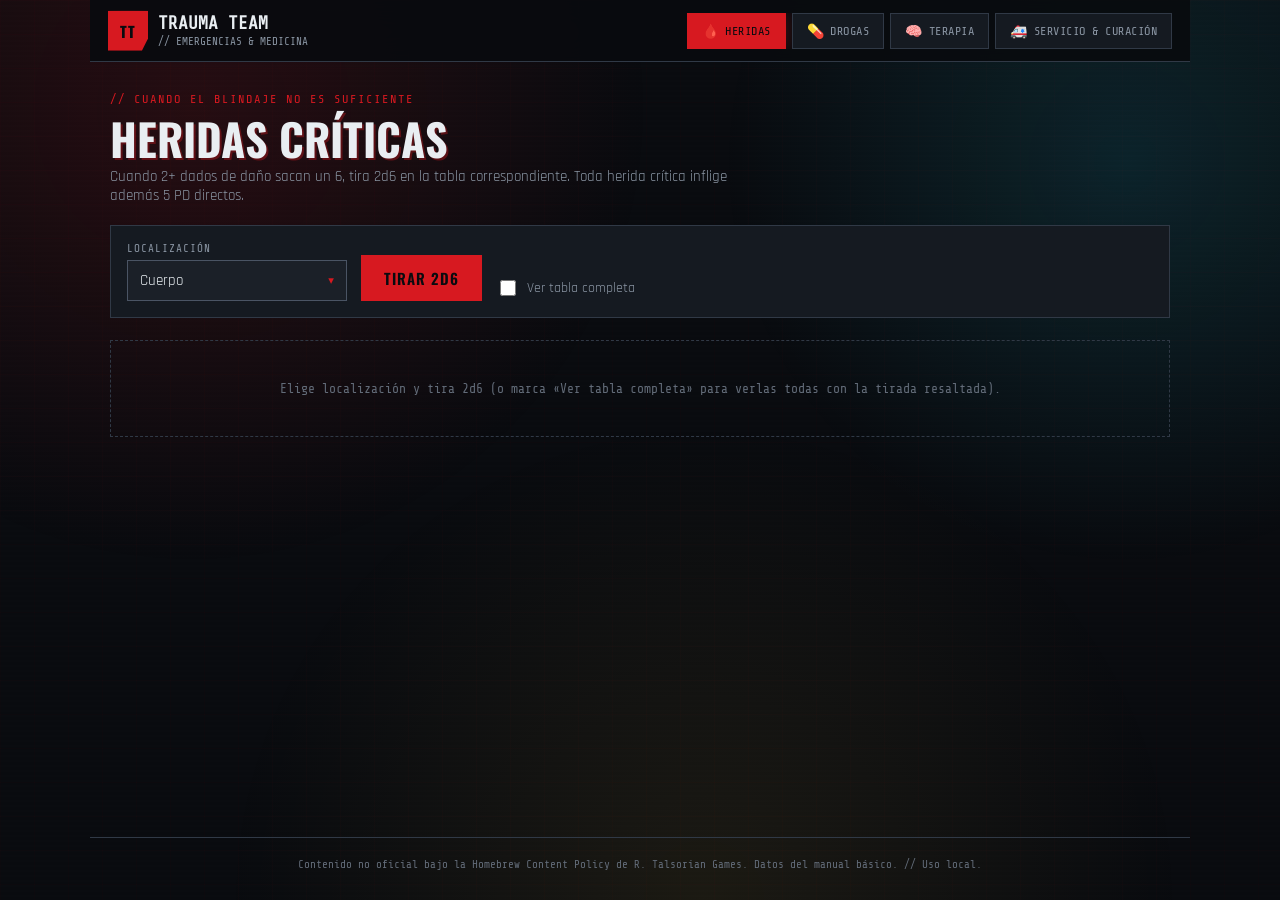
<file: trauma-team/index.html>
<!doctype html>
<html lang="es">
  <head>
    <meta charset="UTF-8" />
    <meta name="viewport" content="width=device-width, initial-scale=1.0" />
    <meta
      name="description"
      content="Trauma Team para Cyberpunk RED: tira y consulta heridas críticas, drogas, terapias, estabilización, ingresos de hospital y el equipo de Trauma Team."
    />
    <title>Trauma Team // CyberPunk: RED</title>
    <link rel="preconnect" href="https://fonts.googleapis.com" />
    <link rel="preconnect" href="https://fonts.gstatic.com" crossorigin />
    <link
      href="https://fonts.googleapis.com/css2?family=Rajdhani:wght@400;500;600;700&family=Oswald:wght@400;500;600;700&family=Share+Tech+Mono&display=swap"
      rel="stylesheet"
    />
    <link rel="stylesheet" href="./styles.css" />
    <link rel="stylesheet" href="../shared/ui.css" />
  </head>
  <body>
    <div class="hud-grid-field" aria-hidden="true"></div>
    <div class="hud-radial" aria-hidden="true"></div>
    <div class="hud-scanlines" aria-hidden="true"></div>

    <div class="app-shell">
      <header class="topbar">
        <a href="../" class="brand-lockup" aria-label="Volver al terminal">
          <span class="brand-mark">TT</span>
          <span class="brand-text">
            <strong>TRAUMA TEAM</strong>
            <small>// Emergencias &amp; Medicina</small>
          </span>
        </a>
        <nav class="tabs" role="tablist" aria-label="Secciones de Trauma Team">
          <button class="tab is-active" type="button" role="tab" data-tab="heridas" aria-selected="true">
            <span class="tab-glyph" aria-hidden="true">🩸</span> Heridas
          </button>
          <button class="tab" type="button" role="tab" data-tab="drogas" aria-selected="false">
            <span class="tab-glyph" aria-hidden="true">💊</span> Drogas
          </button>
          <button class="tab" type="button" role="tab" data-tab="terapia" aria-selected="false">
            <span class="tab-glyph" aria-hidden="true">🧠</span> Terapia
          </button>
          <button class="tab" type="button" role="tab" data-tab="servicio" aria-selected="false">
            <span class="tab-glyph" aria-hidden="true">🚑</span> Servicio &amp; curación
          </button>
        </nav>
      </header>

      <main class="workspace">
        <!-- ============= HERIDAS CRÍTICAS ============= -->
        <section class="panel is-active" id="panel-heridas" role="tabpanel" aria-label="Heridas críticas">
          <div class="panel-head">
            <div>
              <span class="panel-kicker">// CUANDO EL BLINDAJE NO ES SUFICIENTE</span>
              <h1 class="panel-title">Heridas críticas</h1>
              <p class="panel-lead">
                Cuando 2+ dados de daño sacan un 6, tira 2d6 en la tabla correspondiente. Toda herida crítica inflige además 5 PD directos.
              </p>
            </div>
          </div>
          <div class="controls">
            <label class="field">
              <span class="field-label">Localización</span>
              <select id="heridaLoc" class="select">
                <option value="cuerpo">Cuerpo</option>
                <option value="cabeza">Cabeza</option>
              </select>
            </label>
            <button class="btn-primary" type="button" data-action="roll-herida">Tirar 2d6</button>
            <label class="check">
              <input type="checkbox" id="heridaTabla" />
              <span>Ver tabla completa</span>
            </label>
          </div>
          <div class="result-area" id="heridaResult" aria-live="polite"></div>
        </section>

        <!-- ============= DROGAS ============= -->
        <section class="panel" id="panel-drogas" role="tabpanel" aria-label="Drogas de la calle" hidden>
          <div class="panel-head">
            <div>
              <span class="panel-kicker">// DROGAS DE LA CALLE</span>
              <h1 class="panel-title">Drogas</h1>
              <p class="panel-lead">
                Al tomar una dosis se aplica el efecto primario. Al terminar, tira VOL + Resistir torturas/drogas + 1d10 contra el VD del efecto secundario (permanente y adictivo).
              </p>
            </div>
          </div>
          <div class="controls">
            <button class="btn-ghost" type="button" data-action="roll-droga">Resaltar una al azar</button>
          </div>
          <div class="result-area" id="drogaResult" aria-live="polite"></div>
        </section>

        <!-- ============= TERAPIA ============= -->
        <section class="panel" id="panel-terapia" role="tabpanel" aria-label="Terapias" hidden>
          <div class="panel-head">
            <div>
              <span class="panel-kicker">// LA TERAPIA Y TÚ</span>
              <h1 class="panel-title">Terapia</h1>
              <p class="panel-lead">
                Cada terapia dura 1 semana. Al final, el tecnomédico tira Tecnología médica contra el VD; si falla, se pierden la semana y los materiales.
              </p>
            </div>
          </div>
          <div class="result-area" id="terapiaResult" aria-live="polite"></div>
        </section>

        <!-- ============= SERVICIO Y CURACIÓN ============= -->
        <section class="panel" id="panel-servicio" role="tabpanel" aria-label="Servicio y curación" hidden>
          <div class="panel-head">
            <div>
              <span class="panel-kicker">// ¿PLATA O EJECUTIVO?</span>
              <h1 class="panel-title">Servicio &amp; curación</h1>
              <p class="panel-lead">
                Llama al Trauma Team, consulta estados de herida, estabilización, ingresos de hospital y el equipo que baja del AV-4.
              </p>
            </div>
          </div>
          <div class="controls">
            <button class="btn-primary" type="button" data-action="llamar-tt">Llamar al Trauma Team (1d6)</button>
          </div>
          <div class="result-area" id="servicioResult" aria-live="polite"></div>
        </section>
      </main>

      <footer class="app-footer">
        Contenido no oficial bajo la Homebrew Content Policy de R. Talsorian Games. Datos del manual básico. // Uso local.
      </footer>
    </div>

    <script src="./data.js"></script>
    <script src="./app.js"></script>
    <script src="../shared/ui.js"></script>
  </body>
</html>
</file>
<file: character-generator/styles.css>
:root {
  --bg: #090b0f;
  --bg-elevated: #10141a;
  --bg-panel: #151a21;
  --bg-panel-2: #1b2028;
  --fg: #e9eef2;
  --muted: #8a95a3;
  --muted-2: #626b78;
  --border: #303946;
  --border-strong: #4a5464;
  --primary: #f5c542;
  --danger: #ff4661;
  --danger-2: #d71920;
  --cyan: #22d3ee;
  --success: #35d07f;
  --warning: #f5a623;
  --font-ui: "Rajdhani", system-ui, sans-serif;
  --font-display: "Oswald", "Arial Narrow", sans-serif;
  --font-mono: "Share Tech Mono", ui-monospace, monospace;
}

* {
  box-sizing: border-box;
}

[hidden] {
  display: none !important;
}

html,
body {
  min-height: 100%;
}

body {
  margin: 0;
  background: var(--bg);
  color: var(--fg);
  font-family: var(--font-ui);
  overflow-x: hidden;
}

button {
  font: inherit;
  color: inherit;
  cursor: pointer;
}

input,
select,
textarea {
  font: inherit;
  color: inherit;
}

/* ============= HUD ============= */
.hud-grid-field,
.hud-radial,
.hud-scanlines {
  pointer-events: none;
  position: fixed;
  inset: 0;
  z-index: 0;
}

.hud-grid-field {
  background-image:
    linear-gradient(rgba(245, 197, 66, 0.06) 1px, transparent 1px),
    linear-gradient(90deg, rgba(245, 197, 66, 0.06) 1px, transparent 1px);
  background-size: 34px 34px;
  opacity: 0.35;
}

.hud-radial {
  background:
    radial-gradient(circle at 18% 10%, rgba(215, 25, 32, 0.16), transparent 36%),
    radial-gradient(circle at 85% 22%, rgba(34, 211, 238, 0.12), transparent 30%),
    radial-gradient(circle at 55% 95%, rgba(245, 197, 66, 0.08), transparent 40%);
}

.hud-scanlines {
  background: repeating-linear-gradient(
    180deg,
    rgba(255, 255, 255, 0.03) 0,
    rgba(255, 255, 255, 0.03) 1px,
    transparent 2px,
    transparent 5px
  );
  mix-blend-mode: overlay;
}

.app-shell {
  position: relative;
  z-index: 1;
  min-height: 100vh;
  display: grid;
  grid-template-rows: auto 1fr auto;
}

/* ============= TOPBAR ============= */
.topbar {
  position: sticky;
  top: 0;
  z-index: 30;
  display: flex;
  align-items: center;
  justify-content: space-between;
  gap: 16px;
  min-height: 62px;
  padding: 10px 18px;
  border-bottom: 1px solid var(--border);
  background: rgba(9, 11, 15, 0.92);
  -webkit-backdrop-filter: blur(14px);
  backdrop-filter: blur(14px);
}

.brand-lockup {
  display: inline-flex;
  align-items: center;
  min-width: 0;
  gap: 10px;
  font-family: var(--font-mono);
  text-transform: uppercase;
  color: inherit;
  text-decoration: none;
  transition: opacity 140ms ease;
}

.brand-lockup:hover {
  opacity: 0.85;
}

.brand-lockup strong {
  display: block;
  font-size: 18px;
  line-height: 1;
}

.brand-lockup small {
  display: block;
  margin-top: 3px;
  color: var(--muted);
  font-size: 12px;
}

.brand-mark {
  display: grid;
  place-items: center;
  width: 38px;
  height: 38px;
  border: 1px solid var(--danger-2);
  background: rgba(215, 25, 32, 0.12);
  color: var(--danger-2);
  font-weight: 700;
}

.topbar-actions {
  display: flex;
  align-items: center;
  justify-content: flex-end;
  gap: 8px;
  flex-wrap: wrap;
}

@media (max-width: 640px) {
  .topbar {
    flex-direction: column;
    align-items: stretch;
    gap: 12px;
  }
  .topbar-actions {
    justify-content: flex-start;
  }
}

/* ============= BUTTONS ============= */
.command-button,
.icon-button {
  display: inline-flex;
  align-items: center;
  justify-content: center;
  gap: 6px;
  padding: 8px 14px;
  min-height: 36px;
  border: 1px solid var(--border);
  background: rgba(21, 26, 33, 0.9);
  color: var(--fg);
  font-family: var(--font-mono);
  font-size: 12px;
  letter-spacing: 1px;
  text-transform: uppercase;
  transition:
    border-color 140ms ease,
    background 140ms ease,
    color 140ms ease,
    transform 90ms ease;
}

.command-button.small {
  padding: 5px 10px;
  min-height: 30px;
  font-size: 11px;
}

.command-button:hover,
.icon-button:hover {
  border-color: var(--primary);
  color: var(--primary);
}

.command-button:active,
.icon-button:active {
  transform: translateY(1px);
}

.command-button.primary {
  border-color: var(--primary);
  background: rgba(245, 197, 66, 0.14);
  color: var(--primary);
}

.command-button.primary:hover {
  background: rgba(245, 197, 66, 0.24);
}

.command-button.danger {
  border-color: var(--danger);
  color: var(--danger);
}

.command-button.danger:hover {
  background: rgba(255, 70, 97, 0.12);
}

.icon-button {
  width: 34px;
  min-height: 34px;
  padding: 0;
  font-size: 18px;
}

/* ============= WORKSPACE ============= */
.workspace {
  width: 100%;
  max-width: 1280px;
  margin: 0 auto;
  padding: 20px 18px 40px;
}

.columns {
  display: grid;
  grid-template-columns: 1fr 1fr;
  gap: 18px;
  margin-top: 18px;
}

.col {
  display: flex;
  flex-direction: column;
  gap: 18px;
  min-width: 0;
}

@media (max-width: 900px) {
  .columns {
    grid-template-columns: 1fr;
  }
}

/* ============= CARDS ============= */
.card {
  position: relative;
  border: 1px solid var(--border);
  background: linear-gradient(180deg, rgba(21, 26, 33, 0.7), rgba(16, 20, 26, 0.7));
  padding: 16px 16px 18px;
}

.card-head {
  display: flex;
  align-items: center;
  justify-content: space-between;
  gap: 10px;
  flex-wrap: wrap;
  margin-bottom: 8px;
}

.head-tools {
  display: inline-flex;
  align-items: center;
  gap: 6px;
  flex-wrap: wrap;
}

.section-title {
  margin: 0 0 8px;
  font-family: var(--font-display);
  font-weight: 600;
  font-size: 20px;
  text-transform: uppercase;
  letter-spacing: 1px;
}

.card-head .section-title {
  margin: 0;
}

.section-mono {
  font-family: var(--font-mono);
  font-size: 12px;
  color: var(--cyan);
  margin-right: 8px;
  letter-spacing: 1px;
}

.hint {
  margin: 0 0 12px;
  color: var(--muted);
  font-size: 13px;
  line-height: 1.5;
}

.budget {
  font-family: var(--font-mono);
  font-size: 12px;
  padding: 4px 10px;
  border: 1px solid var(--border);
  background: rgba(21, 26, 33, 0.7);
  color: var(--primary);
  white-space: nowrap;
}

.budget.over {
  border-color: var(--danger);
  color: var(--danger);
}

.budget.exact {
  border-color: var(--success);
  color: var(--success);
}

/* ============= METHOD ============= */
.method-grid {
  display: grid;
  grid-template-columns: repeat(3, 1fr);
  gap: 10px;
}

@media (max-width: 720px) {
  .method-grid {
    grid-template-columns: 1fr;
  }
}

.method-chip {
  text-align: left;
  border: 1px solid var(--border);
  background: rgba(16, 20, 26, 0.7);
  padding: 12px 14px;
  transition:
    border-color 140ms ease,
    background 140ms ease;
}

.method-chip strong {
  display: block;
  font-family: var(--font-display);
  font-size: 17px;
  text-transform: uppercase;
  letter-spacing: 1px;
}

.method-chip span {
  display: block;
  margin-top: 5px;
  color: var(--muted);
  font-size: 12.5px;
  line-height: 1.45;
}

.method-chip:hover {
  border-color: var(--border-strong);
}

.method-chip.active {
  border-color: var(--primary);
  background: rgba(245, 197, 66, 0.1);
}

.method-chip.active strong {
  color: var(--primary);
}

/* ============= FIELDS ============= */
.field {
  margin-bottom: 10px;
}

.field-label {
  display: block;
  margin-bottom: 4px;
  font-family: var(--font-mono);
  font-size: 11px;
  text-transform: uppercase;
  letter-spacing: 1px;
  color: var(--muted);
}

.input {
  width: 100%;
  padding: 8px 10px;
  border: 1px solid var(--border);
  background: rgba(9, 11, 15, 0.6);
  color: var(--fg);
  outline: none;
  transition: border-color 140ms ease;
}

.input:focus {
  border-color: var(--primary);
}

.input[readonly] {
  color: var(--muted);
}

.input-narrow {
  width: 90px;
}

.textarea {
  resize: vertical;
  min-height: 60px;
  line-height: 1.5;
}

.grid-2 {
  display: grid;
  grid-template-columns: 1fr 1fr;
  gap: 10px;
}

@media (max-width: 560px) {
  .grid-2 {
    grid-template-columns: 1fr;
  }
}

/* ============= STAT GRID ============= */
.stat-grid {
  display: grid;
  grid-template-columns: repeat(2, 1fr);
  gap: 8px;
}

@media (max-width: 560px) {
  .stat-grid {
    grid-template-columns: 1fr;
  }
}

.stat-row {
  display: flex;
  align-items: center;
  gap: 8px;
  border: 1px solid var(--border);
  background: rgba(9, 11, 15, 0.4);
  padding: 6px 8px;
}

.stat-abbr {
  font-family: var(--font-mono);
  font-size: 12px;
  color: var(--cyan);
  width: 34px;
  flex: none;
}

.stat-name {
  flex: 1;
  font-size: 13px;
  color: var(--muted);
  min-width: 0;
  overflow: hidden;
  text-overflow: ellipsis;
  white-space: nowrap;
}

.stat-input {
  width: 54px;
  flex: none;
  text-align: center;
  font-family: var(--font-mono);
  font-size: 15px;
  padding: 5px 4px;
}

/* Humanidad dentro de Estadísticas (derivada de EMP) */
.stat-hum {
  margin-top: 8px;
  border: 1px solid var(--border-strong);
  background: rgba(245, 197, 66, 0.06);
  padding: 8px 10px;
}

.stat-hum-main {
  display: flex;
  align-items: baseline;
  justify-content: space-between;
  gap: 10px;
}

.stat-hum-label {
  font-family: var(--font-mono);
  font-size: 12px;
  text-transform: uppercase;
  letter-spacing: 1px;
  color: var(--muted);
}

.stat-hum-value {
  font-family: var(--font-display);
  font-size: 26px;
  line-height: 1;
  color: var(--primary);
}

.stat-hum-sep {
  font-size: 13px;
  color: var(--muted-2);
  margin: 0 6px;
  vertical-align: middle;
}

.stat-hum-note {
  display: block;
  margin-top: 5px;
  font-family: var(--font-mono);
  font-size: 10.5px;
  color: var(--muted-2);
  line-height: 1.4;
}

/* ============= DERIVED ============= */
.derived-grid {
  display: grid;
  grid-template-columns: repeat(4, 1fr);
  gap: 8px;
  margin-bottom: 10px;
}

.derived-grid-3 {
  grid-template-columns: repeat(3, 1fr);
}

@media (max-width: 560px) {
  .derived-grid {
    grid-template-columns: repeat(2, 1fr);
  }
}

.derived-box {
  border: 1px solid var(--border);
  background: rgba(9, 11, 15, 0.5);
  padding: 10px 8px;
  text-align: center;
}

.derived-label {
  display: block;
  font-family: var(--font-mono);
  font-size: 10.5px;
  text-transform: uppercase;
  letter-spacing: 0.5px;
  color: var(--muted);
  line-height: 1.3;
}

.derived-value {
  display: block;
  margin-top: 6px;
  font-family: var(--font-display);
  font-size: 28px;
  color: var(--primary);
  line-height: 1;
}

.derived-sub {
  display: block;
  margin-top: 4px;
  font-family: var(--font-mono);
  font-size: 10px;
  color: var(--muted-2);
}

.check {
  display: inline-flex;
  align-items: center;
  gap: 5px;
  font-family: var(--font-mono);
  font-size: 11px;
  text-transform: uppercase;
  letter-spacing: 0.5px;
  color: var(--muted);
  cursor: pointer;
  -webkit-user-select: none;
  user-select: none;
}

.check input {
  accent-color: var(--primary);
  cursor: pointer;
}

.cyber-summary {
  font-family: var(--font-mono);
  font-size: 12px;
  color: var(--muted);
  border: 1px solid var(--border);
  background: rgba(9, 11, 15, 0.4);
  padding: 6px 10px;
  margin-bottom: 8px;
  line-height: 1.5;
}

.cyber-sum-hum {
  color: var(--primary);
  font-weight: 600;
}

.cyber-sum-mode {
  color: var(--cyan);
}

/* ============= SKILLS ============= */
.skill-list {
  display: flex;
  flex-direction: column;
  gap: 4px;
  max-height: 620px;
  overflow-y: auto;
  padding-right: 4px;
}

.skill-cat {
  font-family: var(--font-mono);
  font-size: 11px;
  text-transform: uppercase;
  letter-spacing: 1px;
  color: var(--cyan);
  margin: 10px 0 2px;
  padding-bottom: 3px;
  border-bottom: 1px solid var(--border);
}

.skill-cat:first-child {
  margin-top: 0;
}

.skill-row {
  display: flex;
  align-items: center;
  gap: 8px;
  padding: 4px 6px;
  border: 1px solid transparent;
}

.skill-row:hover {
  border-color: var(--border);
  background: rgba(9, 11, 15, 0.4);
}

.skill-row.has-level {
  background: rgba(245, 197, 66, 0.05);
}

.skill-name {
  flex: 1;
  font-size: 13.5px;
  min-width: 0;
}

.skill-name .x2 {
  color: var(--warning);
  font-size: 11px;
  font-family: var(--font-mono);
  margin-left: 4px;
}

.skill-stat {
  font-family: var(--font-mono);
  font-size: 10.5px;
  color: var(--muted-2);
  flex: none;
}

.skill-input {
  width: 48px;
  flex: none;
  text-align: center;
  font-family: var(--font-mono);
  padding: 4px 2px;
}

.skill-remove {
  flex: none;
  border: none;
  background: none;
  color: var(--muted-2);
  font-size: 16px;
  padding: 0 4px;
  line-height: 1;
}

.skill-remove:hover {
  color: var(--danger);
}

/* ============= TAG LISTS ============= */
.tag-list {
  display: flex;
  flex-direction: column;
  gap: 6px;
  margin-bottom: 8px;
}

.tag-list:last-child {
  margin-bottom: 0;
}

.tag-item {
  display: flex;
  align-items: flex-start;
  gap: 8px;
  border: 1px solid var(--border);
  background: rgba(9, 11, 15, 0.4);
  padding: 8px 10px;
}

.tag-main {
  flex: 1;
  min-width: 0;
}

.tag-title {
  font-size: 14px;
  font-weight: 600;
}

.tag-meta {
  display: block;
  margin-top: 2px;
  font-size: 12px;
  color: var(--muted);
  line-height: 1.4;
}

.tag-badge {
  font-family: var(--font-mono);
  font-size: 10px;
  padding: 2px 6px;
  border: 1px solid var(--border);
  color: var(--cyan);
  flex: none;
  white-space: nowrap;
}

.tag-remove {
  flex: none;
  border: none;
  background: none;
  color: var(--muted-2);
  font-size: 18px;
  line-height: 1;
  padding: 0 2px;
}

.tag-remove:hover {
  color: var(--danger);
}

.empty-note {
  color: var(--muted-2);
  font-size: 13px;
  font-style: italic;
  padding: 4px 0;
}

/* ============= LIFEPATH ============= */
.lifepath-grid {
  display: grid;
  grid-template-columns: 1fr 1fr;
  gap: 10px;
  margin-bottom: 10px;
}

@media (max-width: 560px) {
  .lifepath-grid {
    grid-template-columns: 1fr;
  }
}

/* ============= MODAL ============= */
.modal-backdrop {
  position: fixed;
  inset: 0;
  z-index: 100;
  display: grid;
  place-items: center;
  padding: 20px;
  background: rgba(6, 8, 11, 0.8);
  -webkit-backdrop-filter: blur(4px);
  backdrop-filter: blur(4px);
}

.modal {
  width: min(560px, 100%);
  max-height: 82vh;
  display: flex;
  flex-direction: column;
  border: 1px solid var(--border-strong);
  background: var(--bg-elevated);
  padding: 16px;
}

.modal-head {
  display: flex;
  align-items: center;
  justify-content: space-between;
  margin-bottom: 10px;
}

.modal-head h3 {
  margin: 0;
  font-family: var(--font-display);
  text-transform: uppercase;
  letter-spacing: 1px;
}

.modal-body {
  margin-top: 10px;
  overflow-y: auto;
  display: flex;
  flex-direction: column;
  gap: 4px;
}

.pick-item {
  text-align: left;
  border: 1px solid var(--border);
  background: rgba(9, 11, 15, 0.4);
  padding: 8px 10px;
  transition: border-color 120ms ease;
}

.pick-item:hover {
  border-color: var(--primary);
}

.pick-item strong {
  display: block;
  font-size: 14px;
}

.pick-item small {
  display: block;
  margin-top: 2px;
  color: var(--muted);
  font-size: 12px;
  line-height: 1.4;
}

.pick-group {
  font-family: var(--font-mono);
  font-size: 11px;
  text-transform: uppercase;
  color: var(--cyan);
  letter-spacing: 1px;
  margin: 10px 0 2px;
}

.pick-group:first-child {
  margin-top: 0;
}

.modal-foot {
  display: flex;
  justify-content: flex-end;
  gap: 8px;
  margin-top: 12px;
}

/* ============= FOOTER ============= */
.app-footer {
  padding: 16px 18px 26px;
  text-align: center;
  color: var(--muted-2);
  font-size: 12px;
  border-top: 1px solid var(--border);
}

/* ============= PRINT SHEET (hoja oficial CPR) ============= */
.print-sheet {
  display: none;
}

@media screen {
  #printSheet {
    display: none;
  }
}

@media print {
  .hud-grid-field,
  .hud-radial,
  .hud-scanlines,
  .app-shell,
  .topbar,
  .workspace,
  .app-footer,
  .modal-backdrop {
    display: none !important;
  }

  body {
    background: #fff;
    color: #111;
    font-family: "Rajdhani", system-ui, sans-serif;
  }

  @page {
    size: A4 landscape;
    margin: 6mm;
  }

  #printSheet {
    display: block !important;
    color: #111;
  }

  .cs-page {
    position: relative;
    width: 100%;
    padding: 4px 2px;
    color: #111;
  }

  .cs-page + .cs-page {
    break-before: page;
  }

  .cs-brand {
    position: absolute;
    top: 0;
    right: 4px;
    font-family: "Oswald", sans-serif;
    font-style: italic;
    font-weight: 700;
    font-size: 15px;
    color: #e0202a;
    letter-spacing: 0.5px;
  }
  .cs-brand span {
    font-size: 8px;
    letter-spacing: 4px;
    margin-left: 3px;
  }

  .cs-red-h,
  .cs-blk-h {
    font-family: "Oswald", sans-serif;
    text-transform: uppercase;
    font-size: 11px;
    letter-spacing: 1px;
    margin: 5px 0 3px;
    padding: 2px 6px;
    color: #fff;
  }
  .cs-red-h {
    background: #e0202a;
  }
  .cs-blk-h {
    background: #111;
  }

  /* ---- Página 1 layout ---- */
  .cs-p1 {
    display: grid;
    grid-template-columns: 150px 44px 1fr 1fr 1fr;
    gap: 5px;
    margin-top: 14px;
  }

  .cs-left {
    display: flex;
    flex-direction: column;
    gap: 4px;
  }
  .cs-portrait {
    border: 1.5px solid #e0202a;
    height: 120px;
  }
  .cs-field label,
  .cs-lpcell label,
  .cs-hum label,
  .cs-dmgbox label {
    display: block;
    font-family: "Oswald", sans-serif;
    text-transform: uppercase;
    font-size: 7.5px;
    letter-spacing: 0.5px;
    color: #111;
    font-weight: 600;
  }
  .cs-field {
    border-bottom: 1.5px solid #e0202a;
    padding-bottom: 1px;
  }
  .cs-val {
    font-size: 9px;
    min-height: 11px;
    line-height: 1.2;
  }
  .cs-notes .cs-val {
    min-height: 40px;
  }
  .cs-rank {
    display: inline-block;
    background: #e0202a;
    color: #fff;
    font-size: 7px;
    padding: 0 3px;
    margin-left: 4px;
    vertical-align: middle;
  }
  .cs-hum {
    border: 1.5px solid #e0202a;
    padding: 2px 4px;
    margin-top: 2px;
  }
  .cs-hum-v {
    font-family: "Oswald", sans-serif;
    font-size: 20px;
    color: #e0202a;
    line-height: 1;
  }
  .cs-hum-de {
    font-size: 10px;
    color: #111;
  }
  .cs-humx {
    font-size: 7px;
    color: #111;
    font-weight: 400;
  }
  .cs-dmgrow {
    display: grid;
    grid-template-columns: 1fr 1fr;
    gap: 4px;
  }
  .cs-dmgbox {
    border: 1px solid #333;
    padding: 2px 4px;
  }
  .cs-big {
    font-family: "Oswald", sans-serif;
    font-size: 18px;
    line-height: 1;
  }
  .cs-crit {
    min-height: 20px;
  }
  .cs-death small {
    display: block;
    font-size: 6px;
    color: #e0202a;
    font-weight: 700;
    text-transform: uppercase;
    margin-top: 2px;
  }

  /* ---- Stat ladder ---- */
  .cs-ladder {
    display: flex;
    flex-direction: column;
    gap: 4px;
  }
  .cs-stat {
    border: 1.5px solid #e0202a;
    text-align: center;
    padding: 1px 0 2px;
    position: relative;
  }
  .cs-sk {
    display: block;
    font-family: "Oswald", sans-serif;
    font-size: 8px;
    font-weight: 700;
  }
  .cs-sv {
    display: block;
    font-family: "Oswald", sans-serif;
    font-size: 16px;
    line-height: 1;
  }
  .cs-sder {
    display: block;
    font-size: 7px;
    color: #e0202a;
  }
  .cs-de {
    font-size: 8px;
    color: #111;
    font-weight: 400;
  }
  .cs-blank {
    display: inline-block;
    min-width: 16px;
    border-bottom: 1px solid #111;
    vertical-align: baseline;
  }
  .cs-blank-lg {
    min-width: 34px;
  }

  /* ---- Skills ---- */
  .cs-skills {
    display: flex;
    flex-direction: column;
    gap: 3px;
  }
  .cs-cat {
    break-inside: avoid;
  }
  .cs-cathead,
  .cs-skill {
    display: grid;
    grid-template-columns: 1fr 18px 18px 22px;
    align-items: center;
  }
  .cs-cathead {
    background: #111;
    color: #fff;
    padding: 2px 4px;
    font-family: "Oswald", sans-serif;
    font-size: 7px;
    text-transform: uppercase;
    letter-spacing: 0.3px;
  }
  .cs-hc {
    text-align: center;
    font-size: 6px;
  }
  .cs-skill {
    border-bottom: 1px solid #e2e2e2;
    font-size: 7.6px;
    padding: 0 0 0 4px;
    min-height: 12px;
  }
  .cs-sn em {
    font-style: normal;
    color: #999;
    font-size: 6.5px;
  }
  .cs-sn.b {
    font-weight: 700;
  }
  .cs-sn .x2 {
    color: #e0202a;
  }
  .cs-v {
    text-align: center;
    border-left: 1px solid #e2e2e2;
    font-size: 8px;
    align-self: stretch;
  }
  .cs-base {
    background: #f0f0f0;
    font-weight: 700;
  }

  /* ---- Combat ---- */
  .cs-combat {
    display: grid;
    grid-template-columns: 320px 1fr;
    gap: 8px;
    margin-top: 6px;
  }
  .cs-armor,
  .cs-weapons {
    width: 100%;
    border-collapse: collapse;
    font-size: 8px;
  }
  .cs-armor th,
  .cs-armor td,
  .cs-weapons th,
  .cs-weapons td {
    border: 1px solid #333;
    padding: 2px 4px;
    text-align: center;
  }
  .cs-armor th,
  .cs-weapons th {
    background: #111;
    color: #fff;
    font-family: "Oswald", sans-serif;
    text-transform: uppercase;
    font-size: 7.5px;
  }
  .cs-armor .cs-al {
    background: #e0202a;
    color: #fff;
    text-align: left;
    font-weight: 700;
  }
  .cs-weapons td {
    text-align: left;
    height: 15px;
  }
  .cs-armor-note {
    font-size: 6.5px;
    color: #e0202a;
    font-weight: 700;
    text-transform: uppercase;
    text-align: center;
    margin-top: 2px;
  }

  /* ---- Página 2 ---- */
  .cs-p2 {
    display: grid;
    grid-template-columns: 1fr 1fr;
    gap: 10px;
    margin-top: 14px;
  }
  .cs-lpgrid {
    display: grid;
    grid-template-columns: 1fr 1fr;
    gap: 5px;
  }
  .cs-lpcell {
    border: 1px solid #e0202a;
    padding: 2px 4px;
    min-height: 26px;
  }
  .cs-lpcell .cs-val {
    font-size: 8.5px;
  }
  .cs-equip {
    border: 1px solid #333;
  }
  .cs-line {
    font-size: 8.5px;
    border-bottom: 1px solid #e2e2e2;
    padding: 1px 5px;
    min-height: 13px;
  }
  .cs-moda {
    border: 1px solid #e0202a;
    padding: 4px 6px;
    font-size: 9px;
    min-height: 30px;
  }

  /* ---- Página 3 · Ciberequipo ---- */
  .cs-cyber-h {
    display: inline-block;
    margin-top: 14px;
  }
  .cs-hum-line {
    font-size: 9px;
    margin: 4px 0 2px;
    color: #111;
  }
  .cs-hum-line b {
    color: #e0202a;
  }
  .cs-p3 {
    display: grid;
    grid-template-columns: 1fr 1fr 1fr;
    gap: 8px;
    margin-top: 6px;
  }
  .cs-p3-col {
    display: flex;
    flex-direction: column;
    gap: 6px;
  }
  .cs-cybox {
    break-inside: avoid;
  }
  .cs-cybhead {
    display: grid;
    grid-template-columns: 1fr 1fr;
  }
  .cs-cybtitle {
    background: #e0202a;
    color: #fff;
    font-family: "Oswald", sans-serif;
    text-transform: uppercase;
    font-size: 8px;
    font-weight: 700;
    letter-spacing: 0.3px;
    padding: 2px 5px;
    position: relative;
  }
  .cs-chk {
    display: inline-block;
    width: 8px;
    height: 8px;
    background: #fff;
    border: 1px solid #fff;
    vertical-align: middle;
    margin-left: 4px;
  }
  .cs-cybdatos {
    background: #111;
    color: #fff;
    font-family: "Oswald", sans-serif;
    text-transform: uppercase;
    font-size: 8px;
    padding: 2px 5px;
    text-align: center;
  }
  .cs-cybrow {
    display: grid;
    grid-template-columns: 1fr 1fr;
    border: 1px solid #e0202a;
    border-top: 0;
  }
  .cs-cybn,
  .cs-cybd {
    font-size: 7.5px;
    padding: 1px 4px;
    min-height: 13px;
    line-height: 1.3;
  }
  .cs-cybn {
    border-right: 1px solid #e0202a;
    font-weight: 600;
  }
  .cs-cyber-note {
    font-size: 7.5px;
    font-style: italic;
    color: #444;
    line-height: 1.4;
    margin: 4px 2px 0;
  }
}
</file>
<file: shared/ui.css>
/* ============================================================
 * Shared UI components — Cyberpunk RED toolkit
 * Palette values are shared across every tool, so var()
 * fallbacks keep the look consistent regardless of which
 * custom-property names a given page happens to define.
 * ============================================================ */

:root {
  --ss-bg: var(--bg-panel-2, var(--panel-2, #151a21));
  --ss-bg-2: var(--bg-panel, var(--panel, #10141a));
  --ss-border: var(--border, #303946);
  --ss-border-strong: var(--border-strong, #3d4757);
  --ss-fg: var(--fg, #e9eef2);
  --ss-muted: var(--muted, #8a95a3);
  --ss-accent: var(--accent, var(--primary, #f5c542));
  --ss-danger: var(--danger, var(--red, #ff4661));
  --ss-tint: rgba(245, 197, 66, 0.12);
  --ss-tint: color-mix(in srgb, var(--ss-accent) 15%, transparent);
}

/* ---------- Searchable select ---------- */
.ss {
  position: relative;
  width: 100%;
}

.ss-trigger {
  display: flex;
  align-items: center;
  justify-content: space-between;
  gap: 8px;
  width: 100%;
  text-align: left;
  cursor: pointer;
}

.ss-value {
  overflow: hidden;
  text-overflow: ellipsis;
  white-space: nowrap;
}

.ss-value.ss-placeholder {
  color: var(--ss-muted);
}

.ss-caret {
  flex: none;
  font-size: 0.75em;
  color: var(--ss-accent);
  transition: transform 140ms ease;
}

.ss.is-open .ss-caret {
  transform: rotate(180deg);
}

.ss-popup {
  position: absolute;
  z-index: 80;
  top: calc(100% + 6px);
  left: 0;
  right: 0;
  display: flex;
  flex-direction: column;
  max-height: min(340px, 60vh);
  border: 1px solid var(--ss-border-strong);
  background: var(--ss-bg);
  box-shadow: 0 18px 44px rgba(0, 0, 0, 0.55);
}

.ss-popup[hidden] {
  display: none;
}

.ss-search {
  padding: 8px;
  border-bottom: 1px solid var(--ss-border);
  background: var(--ss-bg-2);
}

.ss-search-input {
  width: 100%;
  padding: 8px 10px;
  border: 1px solid var(--ss-border-strong);
  background: var(--ss-bg);
  color: var(--ss-fg);
  font: inherit;
  outline: none;
}

.ss-search-input:focus {
  border-color: var(--ss-accent);
}

.ss-list {
  overflow-y: auto;
  overscroll-behavior: contain;
  -webkit-overflow-scrolling: touch;
}

.ss-option {
  display: flex;
  flex-direction: column;
  gap: 2px;
  padding: 10px 12px;
  border-bottom: 1px solid rgba(255, 255, 255, 0.04);
  cursor: pointer;
  color: var(--ss-fg);
}

.ss-option-main {
  font-size: 14px;
  line-height: 1.25;
}

.ss-option-meta {
  font-family: var(--font-mono, "Share Tech Mono", ui-monospace, monospace);
  font-size: 11px;
  color: var(--ss-muted);
}

.ss-option.is-active,
.ss-option:hover {
  background: var(--ss-tint);
}

.ss-option.is-selected {
  color: var(--ss-accent);
}

.ss-option.is-selected .ss-option-meta {
  color: var(--ss-accent);
}

.ss-option.is-disabled {
  opacity: 0.4;
  cursor: not-allowed;
}

.ss-empty {
  padding: 16px 12px;
  text-align: center;
  color: var(--ss-muted);
  font-family: var(--font-mono, "Share Tech Mono", ui-monospace, monospace);
  font-size: 12px;
}

/* ---------- Split button ---------- */
.split-button {
  position: relative;
  display: inline-flex;
  align-items: stretch;
}

.split-toggle {
  margin-left: -1px;
  padding-left: 10px;
  padding-right: 10px;
}

.split-toggle > span {
  font-size: 0.8em;
  line-height: 1;
}

.split-menu {
  position: absolute;
  z-index: 80;
  top: calc(100% + 6px);
  right: 0;
  min-width: 210px;
  display: flex;
  flex-direction: column;
  border: 1px solid var(--ss-border-strong);
  background: var(--ss-bg);
  box-shadow: 0 18px 44px rgba(0, 0, 0, 0.55);
}

.split-menu[hidden] {
  display: none;
}

.split-item {
  padding: 11px 16px;
  border: 0;
  border-bottom: 1px solid var(--ss-border);
  background: transparent;
  color: var(--ss-fg);
  font-family: var(--font-mono, "Share Tech Mono", ui-monospace, monospace);
  font-size: 12px;
  letter-spacing: 1px;
  text-transform: uppercase;
  text-align: left;
  cursor: pointer;
  transition:
    background 120ms ease,
    color 120ms ease;
}

.split-item:last-child {
  border-bottom: 0;
}

.split-item:hover,
.split-item:focus-visible {
  background: var(--ss-tint);
  color: var(--ss-accent);
  outline: 0;
}

.split-item.danger:hover,
.split-item.danger:focus-visible {
  background: rgba(255, 70, 97, 0.12);
  color: var(--ss-danger);
}

/* On small screens let the split button fill the row nicely. */
@media (max-width: 640px) {
  .split-button {
    flex: 1 1 auto;
  }
  .split-main {
    flex: 1 1 auto;
  }
  .split-toggle {
    flex: 0 0 auto;
  }
  .split-menu {
    left: auto;
    right: 0;
    min-width: 220px;
    max-width: calc(100vw - 24px);
  }
}

/* Keep print output clean: show the chosen value, drop chrome. */
@media print {
  .ss-caret,
  .ss-popup,
  .split-toggle,
  .split-menu {
    display: none !important;
  }
  .ss-trigger {
    border: 0;
    padding-left: 0;
  }
}
</file>
<file: choom-date/styles.css>
:root {
  --bg: #090b0f;
  --bg-elevated: #10141a;
  --bg-panel: #151a21;
  --bg-panel-2: #1b2028;
  --fg: #e9eef2;
  --muted: #8a95a3;
  --muted-2: #626b78;
  --border: #303946;
  --border-strong: #4a5464;
  --primary: #f5c542;
  --pink: #ff2e88;
  --pink-glow: rgba(255, 46, 136, 0.55);
  --danger: #ff4661;
  --danger-2: #d71920;
  --cyan: #22d3ee;
  --success: #35d07f;
  --warning: #f5a623;
  --font-ui: "Rajdhani", system-ui, sans-serif;
  --font-display: "Oswald", "Arial Narrow", sans-serif;
  --font-mono: "Share Tech Mono", ui-monospace, monospace;
  /* Match the shared split-button/combobox chrome to the pink theme. */
  --ss-accent: var(--pink);
  --ss-danger: var(--danger);
}

* {
  box-sizing: border-box;
}

html,
body {
  min-height: 100%;
}

body {
  margin: 0;
  background: var(--bg);
  color: var(--fg);
  font-family: var(--font-ui);
  overflow-x: hidden;
}

/* Con un modal abierto, solo debe hacer scroll el propio modal. */
body.no-scroll {
  overflow: hidden;
}

button {
  font: inherit;
  color: inherit;
  cursor: pointer;
}

input,
select,
textarea {
  font: inherit;
  color: inherit;
}

/* ============= HUD ============= */
.hud-grid-field,
.hud-radial,
.hud-scanlines {
  pointer-events: none;
  position: fixed;
  inset: 0;
  z-index: 0;
}

.hud-grid-field {
  background-image:
    linear-gradient(rgba(245, 197, 66, 0.06) 1px, transparent 1px),
    linear-gradient(90deg, rgba(245, 197, 66, 0.06) 1px, transparent 1px);
  background-size: 34px 34px;
  opacity: 0.35;
}

.hud-radial {
  background:
    radial-gradient(circle at 15% 12%, rgba(255, 46, 136, 0.16), transparent 34%),
    radial-gradient(circle at 88% 18%, rgba(34, 211, 238, 0.12), transparent 30%),
    radial-gradient(circle at 55% 100%, rgba(245, 197, 66, 0.09), transparent 42%);
}

.hud-scanlines {
  background: repeating-linear-gradient(
    180deg,
    rgba(255, 255, 255, 0.03) 0,
    rgba(255, 255, 255, 0.03) 1px,
    transparent 2px,
    transparent 5px
  );
  mix-blend-mode: overlay;
}

.app-shell {
  position: relative;
  z-index: 1;
  min-height: 100vh;
  min-height: 100dvh;
  height: 100dvh;
  display: flex;
  flex-direction: column;
}

/* ============= TOPBAR ============= */
.topbar {
  position: sticky;
  top: 0;
  z-index: 30;
  display: flex;
  align-items: center;
  justify-content: space-between;
  gap: 16px;
  min-height: 62px;
  padding: 10px 18px;
  border-bottom: 1px solid var(--border);
  background: rgba(9, 11, 15, 0.92);
  -webkit-backdrop-filter: blur(14px);
  backdrop-filter: blur(14px);
}

.brand-lockup {
  display: inline-flex;
  align-items: center;
  min-width: 0;
  gap: 10px;
  font-family: var(--font-mono);
  text-transform: uppercase;
  color: inherit;
  text-decoration: none;
  transition: opacity 140ms ease;
}

.brand-lockup:hover {
  opacity: 0.85;
}

.brand-lockup strong {
  display: block;
  font-size: 18px;
  line-height: 1;
}

.brand-lockup small {
  display: block;
  margin-top: 3px;
  color: var(--muted);
  font-size: 12px;
}

.brand-mark {
  display: grid;
  place-items: center;
  width: 38px;
  height: 38px;
  border: 1px solid var(--pink);
  background: rgba(255, 46, 136, 0.14);
  color: var(--pink);
  font-weight: 700;
  box-shadow: 0 0 12px rgba(255, 46, 136, 0.35) inset;
}

.topbar-actions {
  display: flex;
  align-items: center;
  justify-content: flex-end;
  gap: 8px;
  flex-wrap: wrap;
}

.counter {
  font-family: var(--font-mono);
  font-size: 12px;
  text-transform: uppercase;
  letter-spacing: 1px;
  color: var(--muted);
  padding: 4px 10px;
  border: 1px solid var(--border);
  background: rgba(21, 26, 33, 0.6);
}

/* ============= BUTTONS ============= */
.command-button,
.icon-button {
  display: inline-flex;
  align-items: center;
  justify-content: center;
  gap: 6px;
  padding: 8px 14px;
  min-height: 36px;
  border: 1px solid var(--border);
  background: rgba(21, 26, 33, 0.9);
  color: var(--fg);
  font-family: var(--font-mono);
  font-size: 12px;
  letter-spacing: 1px;
  text-transform: uppercase;
  transition:
    border-color 140ms ease,
    background 140ms ease,
    color 140ms ease,
    transform 90ms ease;
}

.command-button:hover,
.icon-button:hover {
  border-color: var(--pink);
  color: var(--pink);
}

.command-button:active,
.icon-button:active {
  transform: translateY(1px);
}

.command-button.primary {
  border-color: var(--pink);
  background: rgba(255, 46, 136, 0.12);
  color: var(--pink);
}

.command-button.primary:hover {
  background: rgba(255, 46, 136, 0.22);
  box-shadow: 0 0 0 1px var(--pink), 0 8px 22px rgba(255, 46, 136, 0.25);
}

.icon-button {
  width: 36px;
  padding: 0;
  font-size: 18px;
}

/* ============= WORKSPACE ============= */
.workspace {
  position: relative;
  flex: 1 1 auto;
  min-height: 0;
  display: flex;
  flex-direction: column;
  align-items: center;
  justify-content: center;
  padding: 18px 18px;
  overflow: hidden;
}

.deck-area {
  flex: 1 1 auto;
  min-height: 0;
  display: flex;
  flex-direction: column;
  align-items: center;
  justify-content: center;
  gap: 16px;
  width: min(100%, 420px);
}

.deck-frame {
  position: relative;
  flex: 1 1 auto;
  min-height: 0;
  height: 100%;
  aspect-ratio: 3 / 4.5;
  width: auto;
  max-width: 100%;
  margin-inline: auto;
  perspective: 1200px;
}

.deck-stack {
  position: absolute;
  inset: 0;
}

/* ============= CARD ============= */
.profile-card {
  position: absolute;
  inset: 0;
  border: 1px solid var(--border);
  background:
    linear-gradient(180deg, rgba(9, 11, 15, 0) 55%, rgba(9, 11, 15, 0.92) 100%),
    var(--card-bg, linear-gradient(135deg, #2a1436, #1a2a48));
  color: var(--fg);
  overflow: hidden;
  -webkit-user-select: none;
  user-select: none;
  cursor: grab;
  clip-path: polygon(0 0, 100% 0, 100% calc(100% - 24px), calc(100% - 24px) 100%, 0 100%);
  transition:
    transform 380ms cubic-bezier(0.2, 0.85, 0.35, 1),
    opacity 380ms ease,
    box-shadow 200ms ease;
  will-change: transform;
  box-shadow: 0 22px 60px rgba(0, 0, 0, 0.55);
}

.profile-card.dragging {
  transition: none;
  cursor: grabbing;
}

/* Depth stacking — la carta frontal (depth 0) va SIEMPRE encima. */
.profile-card[data-depth="0"] {
  z-index: 4;
}

.profile-card[data-depth="1"] {
  transform: translateY(10px) scale(0.96);
  filter: brightness(0.85);
  z-index: 3;
}

.profile-card[data-depth="2"] {
  transform: translateY(20px) scale(0.92);
  filter: brightness(0.65);
  z-index: 2;
}

.profile-card[data-depth="3"] {
  transform: translateY(30px) scale(0.88);
  filter: brightness(0.45);
  opacity: 0.35;
  z-index: 1;
}

/* Corner brackets */
.profile-card::before,
.profile-card::after {
  content: "";
  position: absolute;
  width: 26px;
  height: 26px;
  border: 2px solid var(--pink);
  pointer-events: none;
  opacity: 0.9;
}
.profile-card::before {
  top: 8px;
  left: 8px;
  border-right: 0;
  border-bottom: 0;
}
.profile-card::after {
  right: 8px;
  bottom: 32px;
  border-left: 0;
  border-top: 0;
}

.card-header {
  position: absolute;
  top: 12px;
  left: 22px;
  right: 22px;
  display: flex;
  justify-content: space-between;
  align-items: center;
  font-family: var(--font-mono);
  font-size: 11px;
  letter-spacing: 1.5px;
  color: rgba(255, 255, 255, 0.7);
  text-transform: uppercase;
  z-index: 3;
}

.card-header .file-no {
  color: var(--pink);
}

.card-avatar {
  position: absolute;
  inset: 0;
  display: grid;
  place-items: center;
  overflow: hidden;
}

.card-avatar .monogram {
  font-family: var(--font-display);
  font-weight: 700;
  font-size: clamp(120px, 32vw, 180px);
  line-height: 1;
  color: rgba(255, 255, 255, 0.85);
  text-shadow:
    3px 3px 0 rgba(215, 25, 32, 0.4),
    -2px -2px 0 rgba(34, 211, 238, 0.3);
  letter-spacing: -6px;
  mix-blend-mode: screen;
}

.card-body {
  position: absolute;
  left: 22px;
  right: 22px;
  bottom: 26px;
  display: flex;
  flex-direction: column;
  gap: 10px;
  z-index: 3;
}

.card-name {
  margin: 0;
  font-family: var(--font-display);
  font-weight: 700;
  font-size: clamp(30px, 6vw, 40px);
  text-transform: uppercase;
  line-height: 1;
  text-shadow: 2px 2px 0 rgba(0, 0, 0, 0.6);
}

.card-gender {
  align-self: flex-start;
  display: inline-flex;
  align-items: center;
  gap: 5px;
  margin-top: -2px;
  padding: 3px 9px;
  border: 1px solid rgba(255, 255, 255, 0.3);
  font-family: var(--font-mono);
  font-size: 11px;
  letter-spacing: 1.5px;
  text-transform: uppercase;
  color: rgba(255, 255, 255, 0.8);
  background: rgba(0, 0, 0, 0.4);
}

.card-tagline {
  margin: 0;
  font-family: var(--font-mono);
  font-size: 11px;
  letter-spacing: 1.5px;
  text-transform: uppercase;
  color: rgba(255, 255, 255, 0.55);
}

.card-keywords {
  display: flex;
  flex-wrap: wrap;
  gap: 8px;
  margin-top: 2px;
}

.card-keyword {
  display: inline-flex;
  align-items: center;
  padding: 6px 12px;
  border: 1px solid rgba(255, 255, 255, 0.35);
  font-family: var(--font-mono);
  font-size: 13px;
  letter-spacing: 1px;
  text-transform: uppercase;
  background: rgba(0, 0, 0, 0.4);
  color: var(--fg);
}

.card-keyword.is-role {
  border-color: var(--card-accent, var(--pink));
  color: var(--card-accent, var(--pink));
  background: rgba(0, 0, 0, 0.55);
}

.card-footer-note {
  margin: 6px 0 0;
  font-family: var(--font-mono);
  font-size: 10px;
  letter-spacing: 0.5px;
  color: rgba(255, 255, 255, 0.4);
  line-height: 1.35;
}

/* Decision stamps */
.card-stamp {
  position: absolute;
  top: 46px;
  padding: 8px 18px;
  border: 4px solid;
  font-family: var(--font-display);
  font-weight: 700;
  font-size: 32px;
  letter-spacing: 6px;
  text-transform: uppercase;
  opacity: 0;
  transition: opacity 90ms ease;
  z-index: 4;
  pointer-events: none;
}

.card-stamp.like {
  right: 22px;
  color: var(--success);
  border-color: var(--success);
  transform: rotate(15deg);
  text-shadow: 0 0 8px rgba(53, 208, 127, 0.6);
}

.card-stamp.nope {
  left: 22px;
  color: var(--danger);
  border-color: var(--danger);
  transform: rotate(-15deg);
  text-shadow: 0 0 8px rgba(255, 70, 97, 0.6);
}

.profile-card[data-tilt="right"] .card-stamp.like {
  opacity: 1;
}

.profile-card[data-tilt="left"] .card-stamp.nope {
  opacity: 1;
}

/* Fly-out animations */
.profile-card.fly-right {
  transform: translateX(140%) rotate(22deg) !important;
  opacity: 0;
}

.profile-card.fly-left {
  transform: translateX(-140%) rotate(-22deg) !important;
  opacity: 0;
}

/* Empty state */
.deck-empty {
  position: absolute;
  inset: 0;
  display: grid;
  place-items: center;
  text-align: center;
  gap: 14px;
  padding: 30px;
  border: 1px dashed var(--border-strong);
  color: var(--muted);
  background: rgba(16, 20, 26, 0.5);
  clip-path: polygon(0 0, 100% 0, 100% calc(100% - 24px), calc(100% - 24px) 100%, 0 100%);
}

.empty-glyph {
  font-family: var(--font-mono);
  letter-spacing: 4px;
  color: var(--pink);
  font-size: 16px;
}

.empty-copy {
  margin: 0;
  line-height: 1.4;
  font-size: 14px;
}

/* ============= DECK CONTROLS ============= */
.deck-controls {
  display: flex;
  align-items: center;
  justify-content: center;
  gap: 22px;
}

.deck-btn {
  width: 64px;
  height: 64px;
  border-radius: 50%;
  border: 2px solid var(--border);
  background: rgba(21, 26, 33, 0.95);
  color: var(--fg);
  font-size: 26px;
  display: grid;
  place-items: center;
  transition:
    border-color 140ms ease,
    background 140ms ease,
    color 140ms ease,
    transform 90ms ease,
    box-shadow 140ms ease;
}

.deck-btn:hover {
  transform: translateY(-3px);
}

.deck-btn:active {
  transform: translateY(0);
}

.deck-btn-nope {
  border-color: var(--danger);
  color: var(--danger);
}
.deck-btn-nope:hover {
  background: rgba(255, 70, 97, 0.14);
  box-shadow: 0 10px 24px rgba(255, 70, 97, 0.25);
}

.deck-btn-like {
  border-color: var(--success);
  color: var(--success);
}
.deck-btn-like:hover {
  background: rgba(53, 208, 127, 0.14);
  box-shadow: 0 10px 24px rgba(53, 208, 127, 0.25);
}

.deck-btn-info {
  width: 48px;
  height: 48px;
  font-size: 20px;
  border-color: var(--cyan);
  color: var(--cyan);
}
.deck-btn-info:hover {
  background: rgba(34, 211, 238, 0.14);
  box-shadow: 0 10px 24px rgba(34, 211, 238, 0.25);
}

.deck-btn:disabled {
  opacity: 0.35;
  cursor: not-allowed;
  transform: none !important;
  box-shadow: none !important;
}

.hint-keys {
  margin: 0;
  font-family: var(--font-mono);
  font-size: 11px;
  letter-spacing: 1px;
  color: var(--muted);
  text-transform: uppercase;
}

.kbd {
  display: inline-block;
  padding: 2px 6px;
  border: 1px solid var(--border-strong);
  border-radius: 3px;
  color: var(--fg);
  background: rgba(21, 26, 33, 0.8);
  margin: 0 2px;
}

/* ============= MODALS ============= */
[hidden] {
  display: none !important;
}

.modal-overlay,
.matches-overlay {
  position: fixed;
  inset: 0;
  z-index: 100;
  display: grid;
  place-items: center;
  background: rgba(4, 6, 10, 0.78);
  -webkit-backdrop-filter: blur(6px);
  backdrop-filter: blur(6px);
  padding: 16px;
  animation: overlayFade 180ms ease;
}

@keyframes overlayFade {
  from { opacity: 0; }
  to { opacity: 1; }
}

.modal {
  position: relative;
  width: min(100%, 460px);
  max-height: min(92vh, 720px);
  max-height: min(92dvh, 720px);
  border: 1px solid var(--border-strong);
  background: linear-gradient(135deg, rgba(255, 46, 136, 0.08), transparent 45%), var(--bg-panel);
  display: flex;
  flex-direction: column;
  overflow: hidden;
  clip-path: polygon(0 0, 100% 0, 100% calc(100% - 20px), calc(100% - 20px) 100%, 0 100%);
  animation: modalPop 260ms cubic-bezier(0.2, 0.85, 0.35, 1);
}

@keyframes modalPop {
  from { transform: translateY(20px) scale(0.94); opacity: 0; }
  to   { transform: translateY(0) scale(1); opacity: 1; }
}

/* ============================================================
 * MODAL: INFORME DE CITA (Datepath completo)
 * ============================================================ */
.report-modal {
  width: min(100%, 560px);
  max-height: min(94vh, 820px);
  max-height: min(94dvh, 820px);
  border-color: var(--pink);
  box-shadow: 0 0 0 1px var(--pink), 0 30px 80px rgba(255, 46, 136, 0.3);
}

/* --- Tono seg\u00fan el desenlace de la cita --- */
.report-modal[data-tone="weird"] {
  border-color: var(--warning);
  box-shadow: 0 0 0 1px var(--warning), 0 30px 80px rgba(245, 166, 35, 0.25);
}

.report-modal[data-tone="ghosted"] {
  border-color: var(--border-strong);
  box-shadow: 0 0 0 1px var(--border-strong), 0 30px 80px rgba(0, 0, 0, 0.55);
}

.report-modal[data-tone="weird"]   .match-flare {
  background:
    radial-gradient(circle at 20% 0%, rgba(245, 166, 35, 0.32), transparent 45%),
    radial-gradient(circle at 100% 100%, rgba(215, 25, 32, 0.18), transparent 40%);
}

.report-modal[data-tone="ghosted"] .match-flare {
  background:
    radial-gradient(circle at 20% 0%, rgba(138, 149, 163, 0.14), transparent 50%),
    radial-gradient(circle at 100% 100%, rgba(9, 11, 15, 0), transparent 40%);
}

.report-modal[data-tone="weird"] .report-topbar h2 {
  color: var(--warning);
  text-shadow: 2px 2px 0 rgba(215, 25, 32, 0.4), -2px -2px 0 rgba(255, 255, 255, 0.15);
}

.report-modal[data-tone="ghosted"] .report-topbar h2 {
  color: var(--muted);
  text-shadow: none;
  animation: none;
  letter-spacing: 2px;
  font-size: 26px;
}

.report-modal[data-tone="ghosted"] .match-kicker {
  color: var(--muted-2);
}

.match-flare {
  position: absolute;
  inset: 0;
  background:
    radial-gradient(circle at 20% 0%, rgba(255, 46, 136, 0.35), transparent 45%),
    radial-gradient(circle at 100% 100%, rgba(34, 211, 238, 0.22), transparent 40%);
  pointer-events: none;
}

.report-topbar {
  position: relative;
  display: flex;
  justify-content: space-between;
  align-items: flex-start;
  gap: 12px;
  padding: 22px 24px 12px;
  border-bottom: 1px solid var(--border);
}

.match-kicker {
  font-family: var(--font-mono);
  font-size: 12px;
  letter-spacing: 3px;
  color: var(--cyan);
  text-transform: uppercase;
}

.report-topbar h2 {
  margin: 8px 0 0;
  font-family: var(--font-display);
  font-weight: 700;
  font-size: 30px;
  letter-spacing: 3px;
  text-transform: uppercase;
  color: var(--pink);
  text-shadow: 2px 2px 0 rgba(215, 25, 32, 0.55), -2px -2px 0 rgba(34, 211, 238, 0.4);
  line-height: 1;
}

.report-body {
  position: relative;
  flex: 1;
  overflow-y: auto;
  padding: 16px 24px 20px;
  display: flex;
  flex-direction: column;
  gap: 14px;
}

.report-head {
  display: flex;
  flex-direction: column;
  gap: 10px;
}

.report-match-line {
  display: flex;
  gap: 14px;
  align-items: center;
}

.report-match-initial {
  position: relative;
  width: 64px;
  height: 64px;
  flex: none;
  border: 2px solid var(--pink);
  display: grid;
  place-items: center;
  overflow: hidden;
  font-family: var(--font-display);
  font-weight: 700;
  font-size: 30px;
  color: var(--fg);
  box-shadow: 0 0 12px rgba(255, 46, 136, 0.35) inset;
}

.report-match-info {
  min-width: 0;
  flex: 1;
}

.report-match-name {
  margin: 0 0 6px;
  font-family: var(--font-display);
  font-weight: 700;
  font-size: 26px;
  text-transform: uppercase;
  line-height: 1;
}

.report-match-keywords {
  display: flex;
  flex-wrap: wrap;
  gap: 6px;
}

.report-kw,
.role-chip {
  display: inline-flex;
  align-items: center;
  gap: 4px;
  padding: 3px 9px;
  border: 1px solid var(--border-strong);
  font-family: var(--font-mono);
  font-size: 11px;
  letter-spacing: 1px;
  text-transform: uppercase;
  color: var(--fg);
  background: rgba(0, 0, 0, 0.35);
}

.role-chip {
  border-width: 1px;
}

.report-section {
  border: 1px solid var(--border);
  background: rgba(9, 11, 15, 0.55);
  padding: 12px 14px;
}

.report-section-title {
  margin: 0 0 8px;
  font-family: var(--font-mono);
  font-size: 11px;
  letter-spacing: 2px;
  text-transform: uppercase;
  color: var(--pink);
}

.report-section p {
  margin: 4px 0;
  font-size: 14px;
  line-height: 1.45;
}

.report-location {
  font-size: 15px !important;
}

.report-location em {
  color: var(--muted);
  font-style: italic;
}

.report-activity {
  color: var(--fg);
  font-weight: 500;
}

/* Vibe banner */
.report-vibe {
  border-left-width: 3px;
  border-left-style: solid;
}

.vibe-label {
  margin: 0 !important;
  font-family: var(--font-display);
  font-size: 20px !important;
  text-transform: uppercase;
  letter-spacing: 1.5px;
  line-height: 1.2 !important;
}

.report-vibe.vibe-good    { border-left-color: var(--success); }
.report-vibe.vibe-good    .vibe-label,
.report-vibe.vibe-good    .report-section-title { color: var(--success); }

.report-vibe.vibe-weird   { border-left-color: var(--warning); }
.report-vibe.vibe-weird   .vibe-label,
.report-vibe.vibe-weird   .report-section-title { color: var(--warning); }

.report-vibe.vibe-ghosted { border-left-color: var(--muted); }
.report-vibe.vibe-ghosted .vibe-label,
.report-vibe.vibe-ghosted .report-section-title { color: var(--muted); }

.report-section.is-ghosted {
  border-color: var(--border-strong);
  color: var(--muted);
  text-align: center;
  padding: 22px 14px;
  font-style: italic;
}

/* Beats */
.report-beats {
  display: flex;
  flex-direction: column;
  gap: 12px;
  padding: 14px;
}

.beat {
  display: flex;
  flex-direction: column;
  gap: 4px;
}

.beat-label {
  font-family: var(--font-mono);
  font-size: 10px;
  letter-spacing: 2px;
  text-transform: uppercase;
  color: var(--cyan);
}

.beat-text {
  font-size: 14px;
  line-height: 1.4;
  color: var(--fg);
}

.beat-detail {
  margin-top: 6px;
  padding: 8px 10px;
  border-left: 2px solid var(--pink);
  background: rgba(255, 46, 136, 0.06);
  font-size: 13px;
  line-height: 1.4;
}

.beat-detail-source {
  font-family: var(--font-mono);
  font-size: 10px;
  letter-spacing: 1px;
  text-transform: uppercase;
  color: var(--pink);
  margin-bottom: 4px;
}

.beat-detail-entry {
  color: rgba(233, 238, 242, 0.9);
  margin-top: 2px;
}

.beats-aborted {
  padding: 10px;
  border: 1px dashed var(--danger);
  background: rgba(255, 70, 97, 0.08);
  color: var(--danger);
  font-family: var(--font-mono);
  font-size: 13px;
  text-align: center;
}

/* Post-Date */
.report-postdate.is-positive {
  border-color: rgba(53, 208, 127, 0.45);
  background: rgba(53, 208, 127, 0.08);
}
.report-postdate.is-positive .report-section-title { color: var(--success); }

.report-postdate.is-negative {
  border-color: rgba(255, 70, 97, 0.45);
  background: rgba(255, 70, 97, 0.08);
}
.report-postdate.is-negative .report-section-title { color: var(--danger); }

/* Weird thing */
.report-weird {
  border-color: rgba(245, 166, 35, 0.45);
  background: rgba(245, 166, 35, 0.06);
}
.report-weird .report-section-title { color: var(--warning); }

.report-actions {
  position: relative;
  display: flex;
  justify-content: space-between;
  align-items: center;
  gap: 10px;
  padding: 14px 24px 20px;
  border-top: 1px solid var(--border);
  flex-wrap: wrap;
}

.report-actions-primary {
  display: flex;
  gap: 10px;
  flex-wrap: wrap;
  justify-content: flex-end;
  margin-left: auto; /* empuja Descartar + Guardar hacia la derecha */
}

.command-button.icon-only {
  width: 40px;
  height: 40px;
  padding: 0;
  min-height: 40px;
  display: grid;
  place-items: center;
  color: var(--muted);
}

.command-button.icon-only:hover {
  color: var(--pink);
  border-color: var(--pink);
}

.command-button.icon-only svg {
  display: block;
}

/* ============================================================
 * MODAL: INFO / AYUDA
 * ============================================================ */
.info-modal {
  width: min(100%, 520px);
  max-height: min(90vh, 640px);
  max-height: min(90dvh, 640px);
}

.details-head {
  display: flex;
  justify-content: space-between;
  align-items: flex-start;
  gap: 12px;
  padding: 18px 20px 12px;
  border-bottom: 1px solid var(--border);
}

.details-kicker {
  font-family: var(--font-mono);
  font-size: 11px;
  letter-spacing: 3px;
  color: var(--cyan);
  text-transform: uppercase;
}

.details-head h2 {
  margin: 6px 0 0;
  font-family: var(--font-display);
  font-weight: 700;
  font-size: 22px;
  text-transform: uppercase;
  letter-spacing: 1px;
}

.info-body {
  overflow-y: auto;
  padding: 16px 20px 20px;
  font-size: 14px;
  line-height: 1.55;
  color: var(--fg);
}

.info-body p {
  margin: 0 0 12px;
}

.info-steps {
  margin: 0 0 14px;
  padding-left: 22px;
  display: flex;
  flex-direction: column;
  gap: 10px;
}

.info-steps li {
  line-height: 1.45;
}

.info-note {
  font-size: 12px;
  color: var(--muted);
  border-top: 1px dashed var(--border);
  padding-top: 12px;
}

.info-attribution {
  text-align: center;
  margin: 8px 0 0;
}

.info-attribution a {
  color: var(--pink);
  text-decoration: none;
  border-bottom: 1px dotted var(--pink);
}

.info-attribution a:hover {
  color: var(--fg);
  border-bottom-color: var(--fg);
}

/* ============================================================
 * MATCHES DRAWER / AGENDA
 * ============================================================ */
.matches-overlay {
  justify-content: flex-end;
  align-items: stretch;
  padding: 0;
}

.matches-drawer {
  width: min(100%, 380px);
  height: 100%;
  background: var(--bg-panel);
  border-left: 1px solid var(--border-strong);
  display: flex;
  flex-direction: column;
  animation: drawerSlide 260ms cubic-bezier(0.2, 0.85, 0.35, 1);
}

@keyframes drawerSlide {
  from { transform: translateX(30px); opacity: 0; }
  to   { transform: translateX(0); opacity: 1; }
}

.matches-head {
  display: flex;
  justify-content: space-between;
  align-items: flex-start;
  gap: 12px;
  padding: 18px 20px 14px;
  border-bottom: 1px solid var(--border);
}

.matches-head h2 {
  margin: 6px 0 0;
  font-family: var(--font-display);
  font-weight: 700;
  font-size: 22px;
  text-transform: uppercase;
}

.matches-body {
  flex: 1;
  overflow-y: auto;
  padding: 14px 18px;
  display: grid;
  gap: 10px;
  align-content: start;
}

.matches-empty {
  color: var(--muted);
  font-size: 14px;
  margin: 20px 0 0;
  text-align: center;
}

.match-row {
  display: flex;
  gap: 12px;
  align-items: center;
  padding: 10px 12px;
  border: 1px solid var(--border);
  background: rgba(9, 11, 15, 0.5);
  color: inherit;
  font: inherit;
  text-align: left;
  width: 100%;
  cursor: pointer;
  transition: border-color 140ms ease, background 140ms ease;
}

button.match-row:hover {
  border-color: var(--pink);
  background: rgba(9, 11, 15, 0.75);
}

.match-row .row-avatar {
  width: 42px;
  height: 42px;
  flex: none;
  display: grid;
  place-items: center;
  font-family: var(--font-display);
  font-weight: 700;
  font-size: 20px;
  border: 1px solid var(--pink);
  color: var(--fg);
}

.match-row .row-info {
  min-width: 0;
  flex: 1;
}

.match-row .row-name {
  margin: 0;
  font-family: var(--font-display);
  font-weight: 700;
  font-size: 15px;
  text-transform: uppercase;
  letter-spacing: 0.5px;
  color: var(--fg);
  white-space: nowrap;
  overflow: hidden;
  text-overflow: ellipsis;
}

.match-row .row-vibe {
  font-family: var(--font-mono);
  font-size: 10px;
  letter-spacing: 1px;
  text-transform: uppercase;
  margin-left: 4px;
}

.match-row .row-vibe.vibe-good    { color: var(--success); }
.match-row .row-vibe.vibe-weird   { color: var(--warning); }
.match-row .row-vibe.vibe-ghosted { color: var(--muted); }

.match-row .row-meta {
  margin: 2px 0 0;
  font-family: var(--font-mono);
  font-size: 10px;
  letter-spacing: 0.5px;
  color: var(--muted);
  white-space: nowrap;
  overflow: hidden;
  text-overflow: ellipsis;
}

.row-view {
  flex: none;
  width: 32px;
  height: 32px;
  border: 1px solid var(--border);
  background: transparent;
  color: var(--muted);
  font-size: 18px;
  display: grid;
  place-items: center;
  transition: color 140ms ease, border-color 140ms ease;
}

.row-view:hover {
  color: var(--pink);
  border-color: var(--pink);
}

.row-chevron {
  flex: none;
  font-family: var(--font-mono);
  font-size: 18px;
  color: var(--muted);
  padding-left: 4px;
}

button.match-row:hover .row-chevron {
  color: var(--pink);
}

/* ============================================================
 * NAVEGADOR DE HISTORIAL DE CITAS (dentro del modal)
 * ============================================================ */
.date-nav {
  display: flex;
  align-items: center;
  gap: 10px;
  padding: 8px 12px;
  margin-bottom: 4px;
  border: 1px solid var(--border-strong);
  background: rgba(9, 11, 15, 0.65);
}

.date-nav-btn {
  width: 30px;
  height: 30px;
  border: 1px solid var(--border);
  background: transparent;
  color: var(--fg);
  font-size: 14px;
  display: grid;
  place-items: center;
  cursor: pointer;
  transition: color 140ms ease, border-color 140ms ease;
}

.date-nav-btn:hover:not(:disabled) {
  color: var(--pink);
  border-color: var(--pink);
}

.date-nav-btn:disabled {
  opacity: 0.35;
  cursor: not-allowed;
}

.date-nav-info {
  flex: 1;
  min-width: 0;
  text-align: center;
  line-height: 1.2;
}

.date-nav-count {
  display: block;
  font-family: var(--font-mono);
  font-size: 11px;
  letter-spacing: 2px;
  text-transform: uppercase;
  color: var(--pink);
}

.date-nav-when {
  display: block;
  font-family: var(--font-mono);
  font-size: 10px;
  letter-spacing: 0.5px;
  color: var(--muted);
  margin-top: 2px;
}

/* ============================================================
 * MODIFICADOR DE VIBE (2ª cita en adelante)
 * ============================================================ */
.vibe-modifier {
  margin-top: 8px !important;
  padding: 6px 10px;
  border-left: 2px solid currentColor;
  background: rgba(0, 0, 0, 0.35);
  font-family: var(--font-mono);
  font-size: 11px !important;
  letter-spacing: 0.5px;
  opacity: 0.85;
}

.vibe-modifier em {
  color: var(--muted);
  font-style: normal;
}

.matches-foot {
  padding: 12px 18px 16px;
  border-top: 1px solid var(--border);
  display: flex;
  justify-content: flex-end;
}

/* ============================================================
 * PAGE ATTRIBUTION FOOTER
 * ============================================================ */
.page-attribution {
  position: relative;
  z-index: 1;
  padding: 12px 20px 20px;
  font-family: var(--font-mono);
  font-size: 11px;
  letter-spacing: 0.5px;
  line-height: 1.55;
  color: var(--muted);
  text-align: center;
  border-top: 1px dashed var(--border);
  max-width: 720px;
  margin: 20px auto 0;
}

.page-attribution a {
  color: var(--pink);
  text-decoration: none;
  border-bottom: 1px dotted var(--pink);
}

.page-attribution a:hover {
  color: var(--fg);
  border-bottom-color: var(--fg);
}
/* ============= RESPONSIVE ============= */
@media (max-width: 560px) {
  .workspace {
    padding: 12px 12px;
  }
  .deck-controls {
    gap: 16px;
  }
  .deck-btn {
    width: 58px;
    height: 58px;
  }
  .deck-btn-info {
    width: 44px;
    height: 44px;
  }

  /* Los modales pasan a ocupar toda la pantalla del dispositivo. */
  .modal-overlay,
  .matches-overlay {
    padding: 0;
    place-items: stretch;
  }
  .modal {
    width: 100%;
    max-width: 100%;
    height: 100dvh;
    max-height: 100dvh;
    /* Sin esquinas cortadas en móvil: recortarían el contenido. */
    clip-path: none;
  }
  .report-body,
  .info-body {
    /* Deja hueco para el teclado / barra del navegador. */
    padding-bottom: max(20px, env(safe-area-inset-bottom));
  }

  /* La botonera del informe se apila y ocupa todo el ancho. */
  .report-actions {
    padding: 12px 16px max(16px, env(safe-area-inset-bottom));
  }
  .report-actions-primary {
    flex: 1 1 100%;
    margin-left: 0;
  }
  .report-actions-primary .command-button {
    flex: 1 1 auto;
    justify-content: center;
  }

  .matches-drawer {
    width: 100%;
    max-width: 100%;
    height: 100dvh;
  }
}
</file>
<file: combat-tracker/styles.css>
:root {
  --bg: #090b0f;
  --bg-elevated: #10141a;
  --bg-panel: #151a21;
  --bg-panel-2: #1b2028;
  --fg: #e9eef2;
  --muted: #8a95a3;
  --muted-2: #626b78;
  --border: #303946;
  --border-strong: #4a5464;
  --primary: #f5c542;
  --danger: #ff4661;
  --danger-2: #d71920;
  --cyan: #22d3ee;
  --success: #35d07f;
  --warning: #f5a623;
  --font-ui: "Rajdhani", system-ui, sans-serif;
  --font-display: "Oswald", "Arial Narrow", sans-serif;
  --font-mono: "Share Tech Mono", ui-monospace, monospace;
}

* {
  box-sizing: border-box;
}

html,
body {
  min-height: 100%;
}

body {
  margin: 0;
  background: var(--bg);
  color: var(--fg);
  font-family: var(--font-ui);
  overflow-x: hidden;
}

button {
  font: inherit;
  color: inherit;
  cursor: pointer;
}

input,
select,
textarea {
  font: inherit;
  color: inherit;
}

/* ============= HUD ============= */
.hud-grid-field,
.hud-radial,
.hud-scanlines {
  pointer-events: none;
  position: fixed;
  inset: 0;
  z-index: 0;
}

.hud-grid-field {
  background-image:
    linear-gradient(rgba(245, 197, 66, 0.06) 1px, transparent 1px),
    linear-gradient(90deg, rgba(245, 197, 66, 0.06) 1px, transparent 1px);
  background-size: 34px 34px;
  opacity: 0.35;
}

.hud-radial {
  background:
    radial-gradient(circle at 18% 10%, rgba(215, 25, 32, 0.16), transparent 36%),
    radial-gradient(circle at 85% 22%, rgba(34, 211, 238, 0.12), transparent 30%),
    radial-gradient(circle at 55% 95%, rgba(245, 197, 66, 0.08), transparent 40%);
}

.hud-scanlines {
  background: repeating-linear-gradient(
    180deg,
    rgba(255, 255, 255, 0.03) 0,
    rgba(255, 255, 255, 0.03) 1px,
    transparent 2px,
    transparent 5px
  );
  mix-blend-mode: overlay;
}

.app-shell {
  position: relative;
  z-index: 1;
  min-height: 100vh;
  display: grid;
  grid-template-rows: auto 1fr;
}

/* ============= TOPBAR ============= */
.topbar {
  position: sticky;
  top: 0;
  z-index: 30;
  display: flex;
  align-items: center;
  justify-content: space-between;
  gap: 16px;
  min-height: 62px;
  padding: 10px 18px;
  border-bottom: 1px solid var(--border);
  background: rgba(9, 11, 15, 0.92);
  -webkit-backdrop-filter: blur(14px);
  backdrop-filter: blur(14px);
}

.brand-lockup {
  display: inline-flex;
  align-items: center;
  min-width: 0;
  gap: 10px;
  font-family: var(--font-mono);
  text-transform: uppercase;
  color: inherit;
  text-decoration: none;
  transition: opacity 140ms ease;
}

.brand-lockup:hover {
  opacity: 0.85;
}

.brand-lockup strong {
  display: block;
  font-size: 18px;
  line-height: 1;
}

.brand-lockup small {
  display: block;
  margin-top: 3px;
  color: var(--muted);
  font-size: 12px;
}

.brand-mark {
  display: grid;
  place-items: center;
  width: 38px;
  height: 38px;
  border: 1px solid var(--danger-2);
  background: rgba(215, 25, 32, 0.12);
  color: var(--danger-2);
  font-weight: 700;
}

.topbar-actions {
  display: flex;
  align-items: center;
  justify-content: flex-end;
  gap: 8px;
  flex-wrap: wrap;
}

.counter {
  font-family: var(--font-mono);
  font-size: 12px;
  text-transform: uppercase;
  letter-spacing: 1px;
  color: var(--muted);
  padding: 4px 10px;
  border: 1px solid var(--border);
  background: rgba(21, 26, 33, 0.6);
}

/* ============= BUTTONS ============= */
.command-button,
.icon-button {
  display: inline-flex;
  align-items: center;
  justify-content: center;
  gap: 6px;
  padding: 8px 14px;
  min-height: 36px;
  border: 1px solid var(--border);
  background: rgba(21, 26, 33, 0.9);
  color: var(--fg);
  font-family: var(--font-mono);
  font-size: 12px;
  letter-spacing: 1px;
  text-transform: uppercase;
  transition:
    border-color 140ms ease,
    background 140ms ease,
    color 140ms ease,
    transform 90ms ease;
}

.command-button:hover,
.icon-button:hover {
  border-color: var(--primary);
  color: var(--primary);
}

.command-button:active,
.icon-button:active {
  transform: translateY(1px);
}

.command-button.primary {
  border-color: var(--primary);
  background: rgba(245, 197, 66, 0.14);
  color: var(--primary);
}

.command-button.primary:hover {
  background: rgba(245, 197, 66, 0.24);
}

.command-button.danger {
  border-color: var(--danger);
  color: var(--danger);
}

.command-button.danger:hover {
  background: rgba(255, 70, 97, 0.14);
}

.command-button.big {
  min-height: 46px;
  font-size: 13px;
  padding: 10px 18px;
  width: 100%;
}

.icon-button {
  padding: 6px 10px;
  min-width: 36px;
  font-size: 14px;
}

.icon-button.danger {
  border-color: var(--danger);
  color: var(--danger);
}

.command-button:disabled,
.icon-button:disabled {
  opacity: 0.4;
  cursor: not-allowed;
}

/* ============= WORKSPACE LAYOUT ============= */
.workspace {
  display: grid;
  grid-template-columns: 340px 1fr;
  gap: 0;
  min-height: 0;
}

.add-drawer {
  position: sticky;
  top: 62px;
  align-self: start;
  max-height: calc(100vh - 62px);
  overflow-y: auto;
  padding: 20px 18px;
  border-right: 1px solid var(--border);
  background: rgba(16, 20, 26, 0.7);
  display: flex;
  flex-direction: column;
  gap: 18px;
}

.drawer-head {
  display: flex;
  align-items: center;
  justify-content: space-between;
  gap: 8px;
}

.drawer-head h2 {
  margin: 0;
  font-family: var(--font-display);
  font-size: 22px;
  text-transform: uppercase;
  letter-spacing: 1px;
}

.drawer-head .icon-button {
  display: none; /* only visible on mobile */
}

.drawer-section {
  display: flex;
  flex-direction: column;
  gap: 10px;
  padding-bottom: 18px;
  border-bottom: 1px dashed var(--border);
}

.drawer-section:last-child {
  border-bottom: 0;
}

.field-label {
  display: block;
  font-family: var(--font-mono);
  font-size: 11px;
  letter-spacing: 1px;
  text-transform: uppercase;
  color: var(--muted);
  margin-bottom: 4px;
}

/* Hide native number spinners so values are never clipped by the arrows */
input[type="number"] {
  -moz-appearance: textfield;
  appearance: textfield;
}

input[type="number"]::-webkit-outer-spin-button,
input[type="number"]::-webkit-inner-spin-button {
  -webkit-appearance: none;
  margin: 0;
}

.input {
  width: 100%;
  padding: 8px 10px;
  min-height: 36px;
  background: rgba(9, 11, 15, 0.7);
  border: 1px solid var(--border);
  color: var(--fg);
  font-family: var(--font-ui);
  font-size: 15px;
  outline: none;
  transition: border-color 140ms ease;
}

.input:focus {
  border-color: var(--primary);
}

select.input {
  appearance: none;
  padding-right: 28px;
  background-image: linear-gradient(45deg, transparent 50%, var(--muted) 50%),
    linear-gradient(135deg, var(--muted) 50%, transparent 50%);
  background-position:
    calc(100% - 14px) 50%,
    calc(100% - 9px) 50%;
  background-size:
    5px 5px,
    5px 5px;
  background-repeat: no-repeat;
}

.grid-2 {
  display: grid;
  grid-template-columns: 1fr 1fr;
  gap: 10px 12px;
}

.template-row {
  display: grid;
  grid-template-columns: 1fr auto;
  gap: 8px;
  align-items: center;
}

.hint {
  margin: 0;
  color: var(--muted-2);
  font-family: var(--font-mono);
  font-size: 11px;
  letter-spacing: 0.5px;
  line-height: 1.5;
}

.button-row {
  display: flex;
  gap: 8px;
  flex-wrap: wrap;
}

.button-row .command-button {
  flex: 1;
  min-width: 0;
}

/* ============= MAIN CONTENT ============= */
.main-content {
  padding: 22px 22px 88px;
  display: flex;
  flex-direction: column;
  gap: 22px;
  min-width: 0;
}

.section-title {
  display: flex;
  align-items: center;
  gap: 12px;
  margin: 0 0 12px;
  font-family: var(--font-display);
  font-size: 22px;
  text-transform: uppercase;
  letter-spacing: 1px;
}

.section-mono {
  font-family: var(--font-mono);
  font-size: 13px;
  color: var(--cyan);
  letter-spacing: 2px;
}

/* ============= CALCULATOR ============= */
.calculator {
  padding: 18px;
  border: 1px solid var(--border);
  background: rgba(16, 20, 26, 0.75);
  position: relative;
}

.calculator::before {
  content: "";
  position: absolute;
  left: 0;
  top: 0;
  bottom: 0;
  width: 3px;
  background: var(--danger-2);
}

.calc-grid {
  display: grid;
  grid-template-columns: 180px 160px 160px 1fr 200px;
  gap: 14px;
  align-items: end;
}

.calc-field {
  min-width: 0;
}

.calc-field.apply-field {
  align-self: end;
}

.stepper {
  display: grid;
  grid-template-columns: 36px 1fr 36px;
  align-items: stretch;
}

.stepper .input {
  border-left: 0;
  border-right: 0;
  text-align: center;
  font-family: var(--font-mono);
  font-size: 16px;
}

.step-btn {
  border: 1px solid var(--border);
  background: rgba(21, 26, 33, 0.9);
  color: var(--fg);
  font-size: 18px;
  min-height: 36px;
  transition: border-color 140ms ease, color 140ms ease;
}

.step-btn:hover {
  border-color: var(--primary);
  color: var(--primary);
}

.chip-row {
  display: flex;
  flex-wrap: wrap;
  gap: 4px;
  margin-top: 6px;
}

.chip {
  padding: 3px 9px;
  border: 1px solid var(--border);
  background: transparent;
  color: var(--muted);
  font-family: var(--font-mono);
  font-size: 11px;
  transition: border-color 120ms ease, color 120ms ease;
}

.chip:hover {
  border-color: var(--primary);
  color: var(--primary);
}

.target-chips {
  display: flex;
  flex-wrap: wrap;
  gap: 6px;
  padding: 8px;
  min-height: 44px;
  max-height: 108px;
  overflow-y: auto;
  border: 1px solid var(--border);
  background: rgba(9, 11, 15, 0.55);
}

.target-chip {
  display: inline-flex;
  align-items: center;
  gap: 6px;
  padding: 4px 10px;
  border: 1px solid var(--border);
  background: rgba(21, 26, 33, 0.9);
  color: var(--fg);
  font-family: var(--font-mono);
  font-size: 12px;
  transition: border-color 120ms ease, background 120ms ease, color 120ms ease;
}

.target-chip:hover {
  border-color: var(--primary);
  color: var(--primary);
}

.target-chip.selected {
  border-color: var(--danger);
  background: rgba(255, 70, 97, 0.14);
  color: var(--danger);
}

.target-chip.dead {
  opacity: 0.5;
  text-decoration: line-through;
}

.target-chip .mini-hp {
  font-size: 10px;
  color: var(--muted);
}

.target-chip.selected .mini-hp {
  color: inherit;
}

/* ============= THREAT LIST ============= */
.threat-header {
  display: flex;
  align-items: baseline;
  justify-content: space-between;
  gap: 12px;
  flex-wrap: wrap;
}

.threat-list {
  display: grid;
  grid-template-columns: repeat(auto-fill, minmax(340px, 1fr));
  gap: 14px;
}

.empty-state {
  grid-column: 1 / -1;
  padding: 40px 24px;
  border: 1px dashed var(--border);
  background: rgba(16, 20, 26, 0.4);
  text-align: center;
  display: flex;
  flex-direction: column;
  align-items: center;
  gap: 10px;
}

.empty-title {
  margin: 0;
  font-family: var(--font-display);
  font-size: 20px;
  text-transform: uppercase;
  color: var(--muted);
}

.empty-desc {
  margin: 0;
  color: var(--muted-2);
  font-size: 15px;
  max-width: 460px;
}

.empty-state .command-button {
  margin-top: 6px;
}

/* ============= ENEMY CARD ============= */
.enemy-card {
  position: relative;
  padding: 16px 16px 14px;
  border: 1px solid var(--border);
  background: rgba(21, 26, 33, 0.9);
  display: flex;
  flex-direction: column;
  gap: 12px;
  transition: border-color 140ms ease, box-shadow 140ms ease;
}

.enemy-card::before {
  content: "";
  position: absolute;
  left: 0;
  top: 0;
  bottom: 0;
  width: 3px;
  background: var(--status-color, var(--success));
  transition: background 200ms ease;
}

.enemy-card.targeted {
  border-color: var(--danger);
  box-shadow: 0 0 0 1px var(--danger), 0 12px 32px rgba(215, 25, 32, 0.2);
}

.enemy-card[data-status="dead"] {
  --status-color: var(--muted-2);
  opacity: 0.72;
}

.enemy-card[data-status="wounded"] {
  --status-color: var(--warning);
}

.enemy-card[data-status="operational"] {
  --status-color: var(--success);
}

.card-head {
  display: flex;
  align-items: flex-start;
  justify-content: space-between;
  gap: 10px;
}

.card-head-left {
  min-width: 0;
  flex: 1;
}

.enemy-name {
  margin: 0;
  font-family: var(--font-display);
  font-size: 20px;
  text-transform: uppercase;
  line-height: 1.1;
  word-break: break-word;
}

.enemy-name-input {
  width: 100%;
  padding: 4px 6px;
  margin: -4px -6px 0;
  background: transparent;
  border: 1px solid transparent;
  color: inherit;
  font-family: var(--font-display);
  font-size: 20px;
  text-transform: uppercase;
  line-height: 1.1;
  outline: none;
  transition: border-color 120ms ease, background 120ms ease;
}

.enemy-name-input:hover {
  border-color: var(--border);
}

.enemy-name-input:focus {
  border-color: var(--primary);
  background: rgba(9, 11, 15, 0.5);
}

.status-badge {
  display: inline-flex;
  align-items: center;
  gap: 6px;
  padding: 3px 8px;
  border: 1px solid var(--status-color, var(--success));
  color: var(--status-color, var(--success));
  font-family: var(--font-mono);
  font-size: 10px;
  letter-spacing: 1px;
  text-transform: uppercase;
  white-space: nowrap;
}

.card-remove {
  padding: 4px 8px;
  min-height: 30px;
  min-width: 30px;
  font-size: 16px;
  line-height: 0;
}

/* HP bar */
.hp-block {
  display: flex;
  flex-direction: column;
  gap: 6px;
}

.hp-label {
  display: flex;
  justify-content: space-between;
  align-items: baseline;
  font-family: var(--font-mono);
  font-size: 12px;
  color: var(--muted);
  text-transform: uppercase;
  letter-spacing: 1px;
}

.hp-label strong {
  color: var(--fg);
  font-size: 15px;
  letter-spacing: 0.5px;
}

.hp-bar {
  position: relative;
  height: 14px;
  border: 1px solid var(--border);
  background: rgba(9, 11, 15, 0.7);
  overflow: hidden;
}

.hp-bar-fill {
  position: absolute;
  inset: 0 auto 0 0;
  background: linear-gradient(90deg, var(--status-color, var(--success)), var(--status-color, var(--success)));
  transition: width 260ms ease, background 260ms ease;
}

.hp-bar-marker {
  position: absolute;
  top: 0;
  bottom: 0;
  width: 1px;
  background: rgba(255, 255, 255, 0.35);
  pointer-events: none;
}

.hp-actions {
  display: flex;
  flex-wrap: wrap;
  gap: 4px;
}

.hp-quick {
  padding: 4px 8px;
  min-height: 28px;
  font-size: 11px;
  border: 1px solid var(--border);
  background: rgba(9, 11, 15, 0.55);
  color: var(--muted);
  font-family: var(--font-mono);
  transition: border-color 120ms ease, color 120ms ease, background 120ms ease;
}

.hp-quick:hover {
  border-color: var(--danger);
  color: var(--danger);
}

.hp-quick.heal:hover {
  border-color: var(--success);
  color: var(--success);
}

.hp-quick.set {
  flex: 1;
  min-width: 90px;
  display: inline-flex;
  align-items: center;
  gap: 6px;
  padding: 2px 6px;
}

.hp-quick.set input {
  width: 100%;
  padding: 2px 4px;
  border: 0;
  background: transparent;
  color: var(--fg);
  text-align: center;
  font-family: var(--font-mono);
  font-size: 12px;
  outline: none;
}

/* Stats grid (SP, mag) */
.stats-grid {
  display: grid;
  grid-template-columns: 1fr 1fr 1fr;
  gap: 8px;
}

.stat-cell {
  display: flex;
  flex-direction: column;
  gap: 4px;
  padding: 8px 6px;
  border: 1px solid var(--border);
  background: rgba(9, 11, 15, 0.4);
}

.stat-label {
  font-family: var(--font-mono);
  font-size: 10px;
  letter-spacing: 1px;
  text-transform: uppercase;
  color: var(--muted);
}

.stat-value-row {
  display: grid;
  grid-template-columns: 26px 1fr 26px;
  align-items: stretch;
  gap: 3px;
}

.stat-value-row .step-btn {
  min-height: 28px;
  font-size: 14px;
  padding: 0;
}

.stat-value-row .input {
  min-height: 28px;
  padding: 2px 0;
  text-align: center;
  font-family: var(--font-mono);
  font-size: 14px;
}

/* Weapon actions */
.weapon-row {
  display: grid;
  grid-template-columns: repeat(3, 1fr);
  gap: 6px;
}

.weapon-btn {
  padding: 8px 6px;
  min-height: 40px;
  border: 1px solid var(--border);
  background: rgba(21, 26, 33, 0.9);
  color: var(--fg);
  font-family: var(--font-mono);
  font-size: 11px;
  letter-spacing: 1px;
  text-transform: uppercase;
  display: flex;
  flex-direction: column;
  align-items: center;
  gap: 2px;
  transition: border-color 120ms ease, color 120ms ease, background 120ms ease;
}

.weapon-btn small {
  font-size: 9px;
  color: var(--muted);
}

.weapon-btn:hover:not(:disabled) {
  border-color: var(--cyan);
  color: var(--cyan);
}

.weapon-btn:hover:not(:disabled) small {
  color: inherit;
}

.weapon-btn.reload {
  border-color: var(--warning);
  color: var(--warning);
}

.weapon-btn:disabled {
  opacity: 0.35;
  cursor: not-allowed;
}

/* Notes */
.notes-block textarea {
  width: 100%;
  min-height: 44px;
  resize: vertical;
  padding: 6px 8px;
  border: 1px solid var(--border);
  background: rgba(9, 11, 15, 0.5);
  color: var(--fg);
  font-family: var(--font-ui);
  font-size: 13px;
  outline: none;
  transition: border-color 120ms ease;
}

.notes-block textarea:focus {
  border-color: var(--primary);
}

/* ============= CRITICAL INJURIES ============= */
.crit-block {
  display: flex;
  flex-direction: column;
  gap: 8px;
  padding-top: 10px;
  border-top: 1px dashed var(--border);
}

/* Inline icon base */
.icn {
  width: 1em;
  height: 1em;
  display: block;
  flex: none;
}

.crit-head {
  display: flex;
  align-items: center;
  justify-content: space-between;
  gap: 8px;
  flex-wrap: wrap;
}

.crit-title {
  display: inline-flex;
  align-items: center;
  gap: 6px;
  font-family: var(--font-mono);
  font-size: 11px;
  letter-spacing: 1px;
  text-transform: uppercase;
  color: var(--danger);
}

.crit-help {
  display: inline-flex;
  align-items: center;
  justify-content: center;
  padding: 0;
  width: 18px;
  height: 18px;
  border: 0;
  background: transparent;
  color: var(--muted);
  font-size: 18px;
  line-height: 0;
  cursor: help;
  transition: color 120ms ease;
}

.crit-help:hover {
  color: var(--danger);
}

.crit-manual {
  font-family: var(--font-mono);
  font-size: 12px;
  min-height: 32px;
  color: var(--muted);
}

.crit-roll-btns {
  display: flex;
  gap: 6px;
}

.crit-roll {
  padding: 5px 9px;
  min-height: 28px;
  border: 1px solid var(--border);
  background: rgba(9, 11, 15, 0.55);
  color: var(--muted);
  font-family: var(--font-mono);
  font-size: 11px;
  letter-spacing: 0.5px;
  text-transform: uppercase;
  transition: border-color 120ms ease, color 120ms ease, background 120ms ease;
}

.crit-roll:hover:not(:disabled) {
  border-color: var(--danger);
  color: var(--danger);
  background: rgba(255, 70, 97, 0.1);
}

.crit-roll:disabled {
  opacity: 0.35;
  cursor: not-allowed;
}

.crit-list {
  display: flex;
  flex-direction: column;
  gap: 6px;
}

.crit-chip {
  display: grid;
  grid-template-columns: auto 1fr auto auto;
  align-items: center;
  gap: 8px;
  padding: 6px 8px;
  border: 1px solid rgba(255, 70, 97, 0.4);
  background: rgba(255, 70, 97, 0.08);
}

.crit-chip-loc {
  font-family: var(--font-mono);
  font-size: 10px;
  letter-spacing: 0.5px;
  text-transform: uppercase;
  color: var(--danger);
  white-space: nowrap;
}

.crit-chip-name {
  font-family: var(--font-display);
  font-size: 14px;
  text-transform: uppercase;
  line-height: 1.1;
  min-width: 0;
}

.crit-chip-auto {
  font-family: var(--font-mono);
  font-size: 10px;
  color: var(--warning);
  white-space: nowrap;
}

.crit-chip-x {
  display: inline-flex;
  align-items: center;
  justify-content: center;
  width: 24px;
  height: 24px;
  border: 1px solid transparent;
  background: transparent;
  color: var(--muted);
  font-size: 15px;
  line-height: 0;
  transition: color 120ms ease, border-color 120ms ease;
}

.crit-chip-x:hover {
  color: var(--success);
  border-color: var(--success);
}

/* Custom tooltip for crit help / chips */
[data-tip] {
  position: relative;
}

[data-tip]:hover::after,
[data-tip]:focus-visible::after {
  content: attr(data-tip);
  position: absolute;
  left: 0;
  bottom: calc(100% + 8px);
  z-index: 20;
  width: max-content;
  max-width: 260px;
  padding: 8px 10px;
  border: 1px solid var(--danger);
  background: rgba(9, 11, 15, 0.98);
  color: var(--fg);
  font-family: var(--font-ui);
  font-size: 12px;
  font-weight: 500;
  line-height: 1.4;
  letter-spacing: 0.2px;
  text-transform: none;
  white-space: normal;
  box-shadow: 0 10px 28px rgba(0, 0, 0, 0.55);
  pointer-events: none;
}

.crit-chip[data-tip]:hover::after,
.crit-chip[data-tip]:focus-visible::after {
  left: 0;
  right: 0;
  width: auto;
  max-width: none;
}

/* ============= FAB ============= */
.fab {
  display: none;
  position: fixed;
  right: 18px;
  bottom: 18px;
  z-index: 40;
  width: 56px;
  height: 56px;
  border-radius: 50%;
  border: 1px solid var(--danger-2);
  background: var(--danger-2);
  color: #fff;
  font-size: 30px;
  line-height: 1;
  font-weight: 700;
  box-shadow: 0 12px 24px rgba(0, 0, 0, 0.5), 0 0 0 4px rgba(215, 25, 32, 0.2);
}

/* ============= TOAST ============= */
.toast {
  position: fixed;
  left: 50%;
  bottom: 24px;
  transform: translateX(-50%);
  z-index: 50;
  padding: 12px 18px;
  border: 1px solid var(--primary);
  background: rgba(16, 20, 26, 0.98);
  color: var(--fg);
  font-family: var(--font-mono);
  font-size: 13px;
  letter-spacing: 1px;
  text-transform: uppercase;
  max-width: min(90vw, 480px);
  animation: toastIn 200ms ease both;
}

.toast.error {
  border-color: var(--danger);
  color: var(--danger);
}

.toast.success {
  border-color: var(--success);
  color: var(--success);
}

@keyframes toastIn {
  from {
    opacity: 0;
    transform: translate(-50%, 8px);
  }
  to {
    opacity: 1;
    transform: translate(-50%, 0);
  }
}

/* ============= RESPONSIVE ============= */
@media (max-width: 1100px) {
  .calc-grid {
    grid-template-columns: repeat(2, 1fr);
  }
  .calc-field.targets {
    grid-column: 1 / -1;
  }
  .calc-field.apply-field {
    grid-column: 1 / -1;
  }
}

@media (max-width: 900px) {
  .brand-lockup strong {
  font-size: 0.8rem!important;
}

.brand-lockup small {
  font-size: 0.6rem!important;
}
  .workspace {
    grid-template-columns: 1fr;
  }

  .add-drawer {
    position: fixed;
    top: 0;
    left: 0;
    bottom: 0;
    width: min(360px, 92vw);
    height: 100vh;
    height: 100dvh;
    max-height: none;
    align-self: stretch;
    z-index: 60;
    padding-top: 16px;
    background: var(--bg-elevated);
    border-right: 1px solid var(--border);
    box-shadow: 0 0 40px rgba(0, 0, 0, 0.6);
    transform: translateX(-105%);
    transition: transform 200ms ease;
  }

  .add-drawer.open {
    transform: translateX(0);
  }

  .drawer-head .icon-button {
    display: inline-flex;
  }

  .fab {
    display: grid;
    place-items: center;
  }

  .topbar-actions .split-main[data-action="toggle-add"] {
    display: none;
  }
}

@media (max-width: 640px) {
  .topbar {
    padding: 10px 12px;
  }

  .brand-lockup strong {
    font-size: 15px;
  }

  .topbar-actions .counter {
    display: none;
  }

  .main-content {
    padding: 16px 12px 100px;
  }

  .calc-grid {
    grid-template-columns: 1fr;
  }

  .threat-list {
    grid-template-columns: 1fr;
  }

  .weapon-row {
    grid-template-columns: repeat(3, 1fr);
  }
}

/* Backdrop for drawer */
.backdrop {
  display: none;
  position: fixed;
  inset: 0;
  z-index: 55;
  background: rgba(0, 0, 0, 0.55);
}

.backdrop.show {
  display: block;
}
</file>
<file: editor-noticias/styles.css>
:root {
  --bg: #090b0f;
  --bg-elevated: #10141a;
  --bg-panel: #151a21;
  --fg: #e9eef2;
  --muted: #8a95a3;
  --border: #303946;
  --primary: #f5c542;
  --danger: #ff4661;
  --sheet-accent: #d71920;
  --sheet-accent-ink: #fff;
  --sheet-scale: 1;
  --sheet-height: 1056px;
  --font-ui: "Rajdhani", system-ui, sans-serif;
  --font-display: "Oswald", "Arial Narrow", sans-serif;
  --font-mono: "Share Tech Mono", ui-monospace, monospace;
  --font-serif: "Roboto Slab", Georgia, serif;
}

* {
  box-sizing: border-box;
}

html,
body {
  min-height: 100%;
}

body {
  margin: 0;
  background: var(--bg);
  color: var(--fg);
  font-family: var(--font-ui);
  letter-spacing: 0;
  overflow-x: hidden;
}

button {
  font: inherit;
  color: inherit;
}

.hud-grid-field,
.hud-radial,
.hud-scanlines {
  pointer-events: none;
  position: fixed;
  inset: 0;
}

.hud-grid-field {
  background-image:
    linear-gradient(rgba(245, 197, 66, 0.08) 1px, transparent 1px),
    linear-gradient(90deg, rgba(245, 197, 66, 0.08) 1px, transparent 1px);
  background-size: 34px 34px;
  opacity: 0.28;
}

.hud-radial {
  background:
    radial-gradient(circle at 18% 10%, rgba(215, 25, 32, 0.16), transparent 36%),
    radial-gradient(circle at 85% 22%, rgba(34, 211, 238, 0.12), transparent 30%);
}

.hud-scanlines {
  background: repeating-linear-gradient(
    180deg,
    rgba(255, 255, 255, 0.03) 0,
    rgba(255, 255, 255, 0.03) 1px,
    transparent 2px,
    transparent 5px
  );
  mix-blend-mode: overlay;
}

.app-shell {
  position: relative;
  z-index: 1;
  min-height: 100vh;
  display: grid;
  grid-template-rows: auto 1fr;
}

.topbar {
  position: sticky;
  top: 0;
  z-index: 30;
  display: flex;
  align-items: center;
  justify-content: space-between;
  gap: 16px;
  min-height: 62px;
  padding: 10px 18px;
  border-bottom: 1px solid var(--border);
  background: rgba(9, 11, 15, 0.92);
  backdrop-filter: blur(14px);
}

.brand-lockup {
  display: inline-flex;
  align-items: center;
  min-width: 0;
  gap: 10px;
  font-family: var(--font-mono);
  text-transform: uppercase;
}

.brand-lockup strong {
  display: block;
  font-size: 18px;
  line-height: 1;
}

.brand-lockup small {
  display: block;
  margin-top: 3px;
  color: var(--muted);
  font-size: 12px;
}

.brand-mark {
  display: grid;
  place-items: center;
  width: 38px;
  height: 38px;
  border: 1px solid var(--primary);
  background: rgba(245, 197, 66, 0.1);
  color: var(--primary);
  font-weight: 700;
}

.topbar-actions {
  display: flex;
  align-items: center;
  justify-content: flex-end;
  gap: 8px;
  min-width: 0;
  flex-wrap: wrap;
}

.save-status {
  color: var(--muted);
  font-family: var(--font-mono);
  font-size: 12px;
  text-transform: uppercase;
}

.command-button,
.icon-button,
.tool-rail button,
.library-panel button {
  min-height: 34px;
  border: 1px solid var(--border);
  border-radius: 4px;
  background: rgba(21, 26, 33, 0.88);
  color: var(--fg);
  cursor: pointer;
  text-transform: uppercase;
  font-family: var(--font-mono);
  font-size: 12px;
  letter-spacing: 0;
  transition:
    border-color 120ms ease,
    background 120ms ease,
    color 120ms ease,
    transform 120ms ease;
}

.command-button {
  padding: 0 12px;
}

.icon-button {
  min-width: 38px;
  padding: 0 9px;
}

button:hover:not(:disabled) {
  border-color: var(--primary);
  color: #fff;
}

button:active:not(:disabled) {
  transform: translateY(1px);
}

button:disabled {
  cursor: not-allowed;
  opacity: 0.45;
}

.primary {
  border-color: var(--primary);
  background: var(--primary);
  color: #111;
  font-weight: 700;
}

.danger {
  border-color: rgba(255, 70, 97, 0.5) !important;
  color: var(--danger) !important;
}

.workspace {
  display: grid;
  grid-template-columns: 246px minmax(0, 1fr);
  gap: 18px;
  padding: 18px;
}

.tool-rail {
  position: sticky;
  top: 80px;
  align-self: start;
  display: grid;
  gap: 12px;
  max-height: calc(100vh - 98px);
  overflow: auto;
}

.tool-section {
  border: 1px solid var(--border);
  background: rgba(16, 20, 26, 0.92);
  padding: 12px;
  border-radius: 6px;
}

.tool-section h2 {
  margin: 0 0 10px;
  color: var(--primary);
  font-family: var(--font-mono);
  font-size: 12px;
  text-transform: uppercase;
}

.tool-grid {
  display: grid;
  grid-template-columns: repeat(3, minmax(0, 1fr));
  gap: 7px;
}

.template-grid {
  display: grid;
  grid-template-columns: repeat(2, minmax(0, 1fr));
  gap: 7px;
}

.tool-grid button {
  min-width: 0;
  padding: 0 6px;
  font-size: 11px;
}

.template-grid button {
  min-width: 0;
  padding: 0 6px;
  font-size: 11px;
}

.template-grid button.active {
  border-color: var(--primary);
  background: var(--primary);
  color: #111;
  font-weight: 700;
}

.button-row {
  display: grid;
  grid-template-columns: 1fr 1fr;
  gap: 7px;
  margin-top: 7px;
}

.segmented-control {
  display: grid;
  grid-template-columns: repeat(3, 1fr);
  border: 1px solid var(--border);
  border-radius: 4px;
  overflow: hidden;
}

.segmented-control button {
  border: 0;
  border-right: 1px solid var(--border);
  border-radius: 0;
}

.segmented-control button:last-child {
  border-right: 0;
}

.segmented-control button.active {
  background: var(--primary);
  color: #111;
  font-weight: 700;
}

.swatches {
  display: grid;
  grid-template-columns: repeat(4, 1fr);
  gap: 8px;
}

.swatches button {
  min-height: 32px;
  background: var(--swatch);
}

.swatches button.active {
  outline: 2px solid var(--primary);
  outline-offset: 2px;
}

.range-field {
  display: grid;
  gap: 6px;
}

.range-field + .range-field {
  margin-top: 12px;
}

.range-field--first {
  margin-top: 12px;
}

.range-field span {
  display: flex;
  justify-content: space-between;
  color: var(--muted);
  font-family: var(--font-mono);
  font-size: 11px;
  text-transform: uppercase;
}

.range-field b {
  color: var(--primary);
  font-weight: 700;
}

.range-field input[type="range"] {
  -webkit-appearance: none;
  appearance: none;
  width: 100%;
  height: 4px;
  border-radius: 2px;
  background: var(--border);
  cursor: pointer;
}

.range-field input[type="range"]::-webkit-slider-thumb {
  -webkit-appearance: none;
  appearance: none;
  width: 16px;
  height: 16px;
  border-radius: 2px;
  border: 1px solid var(--primary);
  background: var(--primary);
}

.range-field input[type="range"]::-moz-range-thumb {
  width: 16px;
  height: 16px;
  border-radius: 2px;
  border: 1px solid var(--primary);
  background: var(--primary);
}

.range-field input[type="range"]:focus-visible {
  outline: 2px solid var(--primary);
  outline-offset: 3px;
}

.preview-pane {
  min-width: 0;
}

.preview-header {
  display: flex;
  align-items: center;
  justify-content: space-between;
  gap: 12px;
  height: 36px;
  color: var(--muted);
  font-family: var(--font-mono);
  font-size: 12px;
  text-transform: uppercase;
}

.preview-header span:first-child {
  min-width: 0;
  overflow: hidden;
  text-overflow: ellipsis;
  white-space: nowrap;
  color: var(--fg);
}

.sheet-viewport {
  height: calc(100vh - 118px);
  min-height: 560px;
  overflow: auto;
  display: flex;
  justify-content: center;
  padding: 18px;
  border: 1px solid var(--border);
  background:
    linear-gradient(135deg, rgba(245, 197, 66, 0.08), transparent 28%),
    rgba(8, 10, 14, 0.7);
}

.sheet-stage {
  width: calc(816px * var(--sheet-scale));
  height: calc(var(--sheet-height) * var(--sheet-scale));
  min-width: calc(816px * var(--sheet-scale));
  position: relative;
}

.screamsheet {
  position: absolute;
  top: 0;
  left: 0;
  width: 816px;
  min-height: 1056px;
  transform: scale(var(--sheet-scale));
  transform-origin: top left;
  background: #fff;
  color: #111;
  box-shadow: 0 22px 65px rgba(0, 0, 0, 0.48);
  font-family: var(--font-display);
  /* Preserve backgrounds (caption, header, tabs, ticker) when printing/exporting to PDF. */
  -webkit-print-color-adjust: exact;
  print-color-adjust: exact;
}

.screamsheet * {
  box-sizing: border-box;
}

.ss-statusbar {
  display: flex;
  align-items: center;
  justify-content: space-between;
  gap: 12px;
  padding: 8px 18px;
  border-bottom: 3px solid #111;
  font-family: var(--font-mono);
  font-size: 15px;
  letter-spacing: 1px;
}

.ss-statusbar .ss-clock {
  flex: 1;
  text-align: center;
  font-weight: 700;
}

.ss-status-icons {
  display: inline-flex;
  align-items: center;
  gap: 7px;
  margin-left: 4px;
}

.ss-status-icon {
  height: 12px;
  width: auto;
  fill: currentColor;
}

.ss-status-battery {
  height: 13px;
}

.ss-masthead {
  background: #000;
  color: #fff;
  text-align: center;
  padding: 22px 18px 24px;
  border-bottom: 4px solid #111;
}

.ss-title {
  margin: 0;
  font-family: "Special Elite", "Courier New", monospace;
  font-size: 58px;
  line-height: 1;
  letter-spacing: 1px;
  text-transform: uppercase;
}

.ss-tagline {
  margin: 8px auto 0;
  max-width: 700px;
  color: var(--sheet-accent);
  font-family: var(--font-mono);
  font-size: 15px;
  text-transform: uppercase;
}

.ss-nav {
  display: flex;
  flex-wrap: wrap;
  gap: 6px;
  padding: 12px 18px;
  border-bottom: 4px solid #111;
}

.ss-tab {
  flex: 1 1 auto;
  min-width: 80px;
  clip-path: polygon(6% 0, 100% 0, 94% 100%, 0% 100%);
  text-align: center;
  padding: 9px 4px;
  font-weight: 700;
  font-size: 16px;
  letter-spacing: 1px;
  text-transform: uppercase;
  color: #fff;
  background: #111;
}

.ss-tab.active {
  background: var(--sheet-accent);
  color: var(--sheet-accent-ink);
}

.ss-ticker {
  background: #111;
  color: #fff;
  font-family: var(--font-mono);
  font-size: 13px;
  padding: 6px 18px;
  text-transform: uppercase;
  letter-spacing: 1px;
  white-space: nowrap;
  overflow: hidden;
}

.ss-body {
  padding: 20px 26px 42px;
  column-count: var(--columns, 2);
  column-gap: 28px;
  column-rule: 1px solid #111;
}

.news-block {
  position: relative;
  break-inside: avoid;
  margin: 0 0 12px;
}

.news-block.is-selected {
  outline: 2px solid var(--sheet-accent);
  outline-offset: 5px;
}

.news-block.is-selected::before {
  content: attr(data-label);
  position: absolute;
  top: -24px;
  left: -6px;
  z-index: 2;
  background: var(--sheet-accent);
  color: #fff;
  padding: 3px 6px;
  font-family: var(--font-mono);
  font-size: 10px;
  text-transform: uppercase;
}

[contenteditable="true"] {
  cursor: text;
  outline: 0;
  min-width: 1ch;
}

[contenteditable="true"]:focus {
  box-shadow: 0 0 0 2px var(--sheet-accent);
  background: rgba(245, 197, 66, 0.12);
}

/* The active category keeps the accent even while focused for editing. */
.ss-tab.active:focus {
  background: var(--sheet-accent);
  box-shadow: inset 0 0 0 2px rgba(255, 255, 255, 0.85);
}

.ss-headline-lead,
.ss-headline-section {
  break-inside: avoid;
  break-before: avoid;
  overflow-wrap: break-word;
  word-break: break-word;
}

.ss-headline-lead {
  margin: 8px 0 9px;
  font-family: var(--font-display);
  font-weight: 700;
  font-size: 52px;
  line-height: 0.98;
  letter-spacing: 0;
  text-transform: uppercase;
}

.ss-headline-section {
  margin: 18px 0 7px;
  padding-bottom: 4px;
  border-bottom: 3px solid #111;
  font-family: var(--font-display);
  font-weight: 600;
  font-size: 30px;
  line-height: 1.02;
  text-transform: uppercase;
}

.ss-byline {
  margin: 4px 0 12px;
  border-top: 1px solid #111;
  border-bottom: 1px solid #111;
  padding: 4px 0;
  color: #333;
  font-family: var(--font-mono);
  font-size: 13px;
  letter-spacing: 1px;
  text-transform: uppercase;
}

.ss-para {
  margin: 0 0 12px;
  font-family: var(--font-serif);
  font-size: 16px;
  line-height: 1.5;
  text-align: justify;
  white-space: pre-wrap;
}

.ss-figure {
  margin: 4px auto 14px;
}

.image-frame,
.ss-figure img {
  display: block;
  width: 100%;
  min-height: 210px;
  border: 3px solid #111;
  background:
    linear-gradient(135deg, rgba(215, 25, 32, 0.18), transparent 34%),
    linear-gradient(45deg, #dadada 25%, #f6f6f6 25%, #f6f6f6 50%, #dadada 50%, #dadada 75%, #f6f6f6 75%);
  background-size: auto, 28px 28px;
  object-fit: cover;
  cursor: pointer;
}

.image-frame {
  display: grid;
  place-items: center;
  min-height: 245px;
  color: #111;
  font-family: var(--font-mono);
  font-size: 18px;
  font-weight: 700;
  text-transform: uppercase;
}

.ss-caption {
  display: block;
  padding: 5px 8px;
  background: #111;
  color: #fff;
  font-family: var(--font-mono);
  font-size: 12px;
  text-transform: uppercase;
}

.ss-pullquote {
  margin: 14px 0;
  border-left: 6px solid #111;
  padding: 8px 0 8px 16px;
  font-family: var(--font-display);
  font-size: 26px;
  font-style: italic;
  font-weight: 600;
  line-height: 1.1;
  white-space: pre-wrap;
}

.ss-pullquote .ss-attr {
  display: block;
  margin-top: 6px;
  color: #444;
  font-size: 14px;
  font-style: normal;
}

.ss-ad {
  margin: 14px 0;
  border: 3px dashed #111;
  padding: 14px;
  text-align: center;
  background: #fff;
}

.ss-ad .ss-ad-body {
  font-family: var(--font-display);
  font-size: 22px;
  font-weight: 700;
  text-transform: uppercase;
}

.ss-ad .ss-ad-sponsor {
  margin-top: 6px;
  font-family: var(--font-mono);
  font-size: 12px;
}

.ss-sidebar {
  margin: 14px 0;
  border: 3px solid #111;
  padding: 12px 14px;
  background: #f6f6f6;
}

.ss-sidebar .ss-sb-head {
  margin-bottom: 8px;
  border-bottom: 2px solid #111;
  padding-bottom: 4px;
  font-family: var(--font-display);
  font-size: 18px;
  font-weight: 700;
  text-transform: uppercase;
}

.ss-sidebar .ss-sb-text,
.ss-brief .ss-brief-text {
  font-family: var(--font-serif);
  font-size: 14px;
  line-height: 1.45;
  white-space: pre-wrap;
}

.ss-brief {
  margin: 10px 0;
  border-left: 3px solid #111;
  padding-left: 12px;
}

.ss-brief .ss-brief-head {
  font-family: var(--font-display);
  font-size: 18px;
  font-weight: 600;
  text-transform: uppercase;
}

.ss-divider {
  border: 0;
  border-top: 3px double #111;
  margin: 16px 0;
}

.block-grip {
  position: absolute;
  top: 0;
  left: -54px;
  z-index: 5;
  width: 46px;
  min-height: 24px;
  border: 1px solid #111;
  border-radius: 2px;
  background: var(--sheet-accent);
  color: #fff;
  font-family: var(--font-mono);
  font-size: 10px;
  opacity: 0;
  cursor: grab;
}

.news-block:hover .block-grip,
.news-block.is-selected .block-grip,
.block-grip:focus {
  opacity: 1;
}

.news-block.is-dragging {
  opacity: 0.45;
}

.image-resize-handle {
  display: none;
  position: absolute;
  right: -8px;
  bottom: -8px;
  z-index: 6;
  width: 18px;
  height: 18px;
  border: 2px solid #111;
  background: var(--sheet-accent);
  cursor: nwse-resize;
  touch-action: none;
}

.news-block.is-selected .image-resize-handle {
  display: block;
}

body.is-resizing-image {
  user-select: none;
  cursor: nwse-resize;
}

.news-block.drop-before,
.news-block.drop-after {
  outline: 3px solid var(--sheet-accent);
  outline-offset: 7px;
}

.news-block.drop-before::after,
.news-block.drop-after::after {
  content: "";
  position: absolute;
  left: 0;
  right: 0;
  height: 4px;
  background: var(--sheet-accent);
}

.news-block.drop-before::after {
  top: -12px;
}

.news-block.drop-after::after {
  bottom: -12px;
}

.template-nct-world .ss-statusbar {
  background: #fff;
  color: #111;
  padding: 10px 24px;
  border-bottom: 4px solid #111;
  font-size: 18px;
}

.template-nct-world .ss-masthead {
  display: grid;
  grid-template-columns: 178px minmax(0, 1fr);
  align-items: center;
  gap: 26px;
  background: #fff;
  color: #111;
  text-align: left;
  padding: 20px 24px 18px 32px;
  border-bottom: 4px solid #111;
}

.ss-nct-logo {
  display: grid;
  justify-items: start;
  align-content: center;
  min-height: 104px;
}

.ss-nct-logo span {
  display: inline-block;
  border: 4px solid #8b72d9;
  border-radius: 50%;
  padding: 0 16px 2px;
  color: #8174df;
  font-family: Orbitron, var(--font-display);
  font-size: 46px;
  font-style: italic;
  font-weight: 900;
  line-height: 0.95;
  transform: skew(-12deg);
}

.ss-nct-logo small {
  margin: 3px 0 0 30px;
  color: #7d5eb8;
  font-family: var(--font-mono);
  font-size: 10px;
  font-weight: 700;
  letter-spacing: 3px;
  text-transform: uppercase;
}

.template-nct-world .ss-nav {
  display: flex;
  flex-wrap: nowrap;
  gap: 6px;
  padding: 0;
  border-bottom: 0;
}

/* All pills in a single row: one-line text and smaller font so they fit without breaking words. */
.template-nct-world .ss-tab {
  flex: 1 1 auto;
  min-width: 0;
  padding: 10px 7px;
  font-size: 11px;
  letter-spacing: 0;
  white-space: nowrap;
}

.template-nct-world .ss-ticker {
  margin-top: 8px;
  clip-path: polygon(6% 0, 100% 0, 94% 100%, 0% 100%);
  text-align: center;
  padding: 12px 18px;
  font-family: var(--font-display);
  font-size: 20px;
  font-weight: 700;
}

.template-nct-world .ss-body {
  padding: 36px 36px 42px;
  column-rule: 0;
}

.template-nct-world .ss-headline-lead {
  font-size: 58px;
  line-height: 1;
  margin: 4px 0 10px;
}

.template-nct-world .ss-byline {
  margin-bottom: 18px;
  border-top: 1px solid #111;
  border-bottom: 1px solid #111;
  font-size: 14px;
}

.template-nct-world .ss-para {
  font-size: 20px;
  line-height: 1.35;
  text-align: left;
}

.template-nct-world .ss-pullquote {
  margin-top: 20px;
  font-size: 30px;
}

.template-nct-world .ss-brief {
  margin-top: 18px;
}

.template-corpo-dossier .ss-masthead {
  background: #050a0e;
}

.template-corpo-dossier .ss-tagline {
  color: #22d3ee;
}

.template-street-wire .ss-masthead {
  background: #111;
}

.template-street-wire .ss-tagline {
  color: #f5c542;
}

/* The Augmented Optic: clandestine tabloid with surveillance energy. */
.template-augmented-optic .ss-statusbar {
  background: #0a0a0a;
  color: var(--sheet-accent);
  border-bottom-color: var(--sheet-accent);
  font-style: italic;
}

.template-augmented-optic .ss-masthead {
  background:
    radial-gradient(circle at 50% 42%, rgba(142, 246, 176, 0.22), transparent 45%),
    #000;
  border-bottom-color: var(--sheet-accent);
}

.template-augmented-optic .ss-title {
  text-shadow: 2px 2px 0 var(--sheet-accent);
}

.template-augmented-optic .ss-tagline {
  color: var(--sheet-accent);
  font-style: italic;
}

.template-augmented-optic .ss-tab.active {
  color: #041207;
}

.template-augmented-optic .ss-ticker {
  background: #0a0a0a;
  color: var(--sheet-accent);
}

.template-augmented-optic .ss-headline-lead {
  font-family: "Special Elite", var(--font-display);
  letter-spacing: -1px;
}

/* ─── Network 54: nationwide corporate broadcast ─────────────────────────── */

.template-network-54 .ss-statusbar {
  background: var(--sheet-accent);
  color: var(--sheet-accent-ink);
  border-bottom: 3px solid #111;
  font-weight: 700;
  letter-spacing: 2px;
}

.template-network-54 .ss-masthead {
  background: #fff;
  color: #111;
  padding: 0;
  border-bottom: 5px solid #111;
  text-align: left;
}

.ss-n54-top {
  display: flex;
  align-items: stretch;
}

.ss-n54-logo-wrap {
  display: flex;
  align-items: center;
  padding: 12px 10px 12px 22px;
  flex: none;
}

.ss-n54-logo-img {
  width: 132px;
  height: auto;
  display: block;
}

.ss-n54-brand {
  flex: 1;
  display: flex;
  flex-direction: column;
  justify-content: center;
  padding: 14px 24px 14px 10px;
}

.ss-n54-name {
  font-family: var(--font-display);
  font-weight: 700;
  font-size: 34px;
  color: #111;
  letter-spacing: 5px;
  text-transform: uppercase;
  line-height: 1;
}

.ss-n54-slogan {
  margin-top: 7px;
  font-family: var(--font-serif);
  font-style: italic;
  font-size: 13px;
  color: #444;
}

.ss-n54-rule {
  position: relative;
  margin-top: 10px;
  height: 4px;
  width: 85%;
  background: var(--sheet-accent);
}

.ss-n54-rule::after {
  content: "";
  position: absolute;
  right: -14px;
  top: -4px;
  width: 12px;
  height: 12px;
  background: var(--sheet-accent);
}

.ss-n54-navstack {
  background: #111;
  color: #fff;
}

.template-network-54 .ss-nav {
  display: flex;
  flex-wrap: nowrap;
  gap: 0;
  padding: 0 0 0 8px;
  border-bottom: 0;
  background: #111;
}

.template-network-54 .ss-tab {
  flex: 1 1 auto;
  clip-path: none;
  border-right: 1px solid #333;
  padding: 9px 12px;
  font-size: 12px;
  font-family: var(--font-mono);
  letter-spacing: 1px;
  white-space: nowrap;
  color: #aaa;
  background: transparent;
}

.template-network-54 .ss-tab.active {
  color: var(--sheet-accent-ink);
  background: var(--sheet-accent);
}

.template-network-54 .ss-ticker {
  background: var(--sheet-accent);
  color: var(--sheet-accent-ink);
  font-family: var(--font-mono);
  font-size: 12px;
  padding: 6px 14px;
  letter-spacing: 1px;
}

.template-network-54 .ss-body {
  padding: 26px 28px 40px;
  column-rule: 1px solid #ccc;
}

.template-network-54 .ss-headline-lead {
  font-size: 44px;
  line-height: 1;
  color: #111;
}

.template-network-54 .ss-byline {
  border-top: 3px solid var(--sheet-accent);
  border-bottom: 1px solid #ccc;
  color: #333;
  font-size: 12px;
  margin-bottom: 14px;
}

.template-network-54 .ss-para {
  color: #111;
  font-size: 15px;
  line-height: 1.5;
}

.template-network-54 .ss-pullquote {
  border-left: 5px solid var(--sheet-accent);
  background: #f5f5f5;
  color: #111;
}

.template-network-54 .ss-sidebar {
  background: #f0f0f0;
  border-top: 4px solid #111;
  border-bottom: 1px solid #ccc;
  color: #111;
}

.template-network-54 .ss-sb-head {
  color: var(--sheet-accent);
}

.template-network-54 .ss-brief {
  border-top: 2px solid var(--sheet-accent);
  color: #111;
}

.template-network-54 .ss-brief-head {
  color: var(--sheet-accent);
}

.template-network-54 .ss-ad {
  background: #111;
  border: 0;
  color: #fff;
}

.template-network-54 .ss-ad-sponsor {
  color: var(--sheet-accent);
}

.template-network-54 .ss-divider {
  border-color: #ccc;
}

.template-network-54 .news-block.is-selected {
  outline-color: var(--sheet-accent);
}

.library-panel {
  position: fixed;
  top: 0;
  right: 0;
  z-index: 60;
  width: min(420px, 100vw);
  height: 100vh;
  transform: translateX(100%);
  transition: transform 180ms ease;
  border-left: 1px solid var(--border);
  background: rgba(12, 15, 20, 0.98);
  box-shadow: -18px 0 45px rgba(0, 0, 0, 0.42);
  display: grid;
  grid-template-rows: auto 1fr;
}

.library-panel.open {
  transform: translateX(0);
}

.library-panel header {
  display: flex;
  align-items: center;
  justify-content: space-between;
  gap: 12px;
  padding: 16px;
  border-bottom: 1px solid var(--border);
  font-family: var(--font-mono);
  text-transform: uppercase;
}

.library-panel small {
  display: block;
  color: var(--muted);
}

.library-list {
  overflow: auto;
  display: grid;
  align-content: start;
  gap: 10px;
  padding: 14px;
}

.library-item {
  display: grid;
  gap: 8px;
  border: 1px solid var(--border);
  border-radius: 6px;
  background: var(--bg-panel);
  padding: 12px;
}

.library-item strong {
  font-family: var(--font-display);
  font-size: 20px;
  line-height: 1;
  text-transform: uppercase;
}

.library-item small {
  font-family: var(--font-mono);
  font-size: 11px;
}

.library-actions {
  display: flex;
  gap: 7px;
}

.empty-library {
  color: var(--muted);
  font-family: var(--font-mono);
  text-transform: uppercase;
}

.toast {
  position: fixed;
  right: 18px;
  bottom: 18px;
  z-index: 80;
  max-width: min(360px, calc(100vw - 36px));
  transform: translateY(22px);
  opacity: 0;
  border: 1px solid var(--primary);
  border-radius: 6px;
  background: rgba(12, 15, 20, 0.96);
  color: var(--fg);
  padding: 12px 14px;
  font-family: var(--font-mono);
  font-size: 12px;
  text-transform: uppercase;
  transition:
    opacity 160ms ease,
    transform 160ms ease;
}

.toast.show {
  opacity: 1;
  transform: translateY(0);
}

@media (max-width: 980px) {
  .workspace {
    grid-template-columns: 1fr;
  }

  .tool-rail {
    position: relative;
    top: auto;
    max-height: none;
    grid-template-columns: repeat(2, minmax(0, 1fr));
  }
}

@media (max-width: 680px) {
  .topbar {
    align-items: flex-start;
    flex-direction: column;
  }

  .topbar-actions {
    justify-content: flex-start;
  }

  .workspace {
    padding: 10px;
  }

  .tool-rail {
    grid-template-columns: 1fr;
  }

  .sheet-viewport {
    height: 68vh;
    padding: 10px;
  }
}

.app-footer {
  display: flex;
  justify-content: center;
  padding: 20px 18px 26px;
}

.coffee-link {
  display: inline-flex;
  align-items: center;
  gap: 10px;
  padding: 10px 16px;
  border: 1px solid var(--primary);
  border-radius: 4px;
  background: rgba(245, 197, 66, 0.08);
  color: var(--primary);
  font-family: var(--font-mono);
  font-size: 12px;
  letter-spacing: 1px;
  text-transform: uppercase;
  text-decoration: none;
  transition:
    background 140ms ease,
    box-shadow 140ms ease,
    transform 140ms ease;
}

.coffee-link:hover,
.coffee-link:focus-visible {
  background: rgba(245, 197, 66, 0.16);
  box-shadow: 0 0 0 1px var(--primary), 0 10px 30px rgba(0, 0, 0, 0.4);
  transform: translateY(-2px);
  outline: 0;
}

.coffee-ico {
  width: 18px;
  height: 18px;
  flex: none;
}

/* No page margin: removes the header/footer the browser prints by default (date and title). */
@page {
  margin: 0;
}

@media print {
  body {
    background: #fff;
  }

  .topbar,
  .tool-rail,
  .preview-header,
  .library-panel,
  .app-footer,
  .toast,
  .hud-grid-field,
  .hud-radial,
  .hud-scanlines {
    display: none !important;
  }

  .workspace,
  .preview-pane,
  .sheet-viewport,
  .sheet-stage {
    display: block;
    width: auto;
    height: auto;
    padding: 0;
    overflow: visible;
    border: 0;
    background: #fff;
  }

  .screamsheet {
    position: static;
    transform: none;
    box-shadow: none;
  }

  .news-block.is-selected {
    outline: 0;
  }

  .news-block.is-selected::before {
    display: none;
  }

  .block-grip,
  .image-resize-handle {
    display: none;
  }
}
</file>
<file: generators/styles.css>
:root {
  --bg: #090b0f;
  --bg-elevated: #10141a;
  --bg-panel: #151a21;
  --bg-panel-2: #1b2028;
  --fg: #e9eef2;
  --muted: #8a95a3;
  --muted-2: #626b78;
  --border: #303946;
  --border-strong: #4a5464;
  --primary: #f5c542;
  --green: #35d07f;
  --cyan: #22d3ee;
  --red: #d71920;
  --pink: #ff2e88;
  --font-ui: "Rajdhani", system-ui, sans-serif;
  --font-display: "Oswald", "Arial Narrow", sans-serif;
  --font-mono: "Share Tech Mono", ui-monospace, monospace;
  --accent: var(--green);
}

* {
  box-sizing: border-box;
}

html,
body {
  min-height: 100%;
}

body {
  margin: 0;
  background: var(--bg);
  color: var(--fg);
  font-family: var(--font-ui);
  overflow-x: hidden;
}

button {
  font: inherit;
  color: inherit;
  cursor: pointer;
}

select {
  font: inherit;
  color: inherit;
}

/* ============= HUD ============= */
.hud-grid-field,
.hud-radial,
.hud-scanlines {
  pointer-events: none;
  position: fixed;
  inset: 0;
  z-index: 0;
}

.hud-grid-field {
  background-image:
    linear-gradient(rgba(53, 208, 127, 0.06) 1px, transparent 1px),
    linear-gradient(90deg, rgba(53, 208, 127, 0.06) 1px, transparent 1px);
  background-size: 34px 34px;
  opacity: 0.35;
}

.hud-radial {
  background:
    radial-gradient(circle at 15% 12%, rgba(53, 208, 127, 0.14), transparent 34%),
    radial-gradient(circle at 88% 18%, rgba(34, 211, 238, 0.12), transparent 30%),
    radial-gradient(circle at 55% 100%, rgba(245, 197, 66, 0.08), transparent 42%);
}

.hud-scanlines {
  background: repeating-linear-gradient(
    180deg,
    rgba(255, 255, 255, 0.03) 0,
    rgba(255, 255, 255, 0.03) 1px,
    transparent 2px,
    transparent 5px
  );
  mix-blend-mode: overlay;
}

.app-shell {
  position: relative;
  z-index: 1;
  min-height: 100vh;
  display: grid;
  grid-template-rows: auto 1fr auto;
  max-width: 1100px;
  margin: 0 auto;
}

/* ============= TOPBAR ============= */
.topbar {
  position: sticky;
  top: 0;
  z-index: 30;
  display: flex;
  align-items: center;
  justify-content: space-between;
  gap: 16px;
  flex-wrap: wrap;
  min-height: 62px;
  padding: 10px 18px;
  border-bottom: 1px solid var(--border);
  background: rgba(9, 11, 15, 0.92);
  -webkit-backdrop-filter: blur(14px);
  backdrop-filter: blur(14px);
}

.brand-lockup {
  display: inline-flex;
  align-items: center;
  gap: 10px;
  font-family: var(--font-mono);
  text-transform: uppercase;
  color: inherit;
  text-decoration: none;
  transition: opacity 140ms ease;
}

.brand-lockup:hover {
  opacity: 0.85;
}

.brand-mark {
  display: inline-grid;
  place-items: center;
  width: 40px;
  height: 40px;
  font-family: var(--font-display);
  font-weight: 700;
  font-size: 15px;
  letter-spacing: 1px;
  color: var(--bg);
  background: var(--accent);
  box-shadow: 0 0 16px rgba(53, 208, 127, 0.5);
  clip-path: polygon(0 0, 100% 0, 100% 70%, 85% 100%, 0 100%);
}

.brand-lockup strong {
  display: block;
  font-size: 18px;
  line-height: 1;
}

.brand-lockup small {
  display: block;
  margin-top: 3px;
  font-size: 11px;
  color: var(--muted);
}

/* ============= TABS ============= */
.tabs {
  display: flex;
  gap: 6px;
  flex-wrap: nowrap;
  min-width: 0;
  max-width: 100%;
  overflow-x: auto;
  -webkit-overflow-scrolling: touch;
  scrollbar-width: none;
}

.tabs::-webkit-scrollbar {
  display: none;
}

.tab {
  display: inline-flex;
  flex: 0 0 auto;
  white-space: nowrap;
  align-items: center;
  gap: 6px;
  padding: 9px 14px;
  border: 1px solid var(--border);
  background: var(--bg-panel);
  color: var(--muted);
  font-family: var(--font-mono);
  font-size: 12px;
  text-transform: uppercase;
  letter-spacing: 0.5px;
  transition: all 140ms ease;
}

.tab:hover {
  color: var(--fg);
  border-color: var(--border-strong);
}

.tab.is-active {
  color: var(--bg);
  background: var(--accent);
  border-color: var(--accent);
  box-shadow: 0 0 16px rgba(53, 208, 127, 0.35);
}

.tab-glyph {
  font-size: 14px;
}

/* ============= WORKSPACE / PANELS ============= */
.workspace {
  min-width: 0;
  padding: 26px 20px 40px;
}

.panel {
  display: none;
  animation: fade-in 220ms ease;
}

.panel.is-active {
  display: block;
}

@keyframes fade-in {
  from {
    opacity: 0;
    transform: translateY(6px);
  }
  to {
    opacity: 1;
    transform: none;
  }
}

.panel-head {
  margin-bottom: 20px;
}

.panel-kicker {
  color: var(--accent);
  font-family: var(--font-mono);
  font-size: 12px;
  letter-spacing: 2px;
  text-transform: uppercase;
}

.panel-title {
  margin: 8px 0 6px;
  font-family: var(--font-display);
  font-weight: 700;
  font-size: clamp(28px, 5vw, 44px);
  line-height: 1;
  text-transform: uppercase;
  text-shadow: 2px 2px 0 rgba(53, 208, 127, 0.35);
}

.panel-lead {
  margin: 0;
  max-width: 640px;
  color: var(--muted);
  font-size: 15px;
}

/* ============= CONTROLS ============= */
.controls {
  display: flex;
  align-items: flex-end;
  gap: 14px;
  flex-wrap: wrap;
  padding: 16px;
  border: 1px solid var(--border);
  background: var(--bg-panel);
  margin-bottom: 22px;
}

.field {
  display: flex;
  flex-direction: column;
  gap: 5px;
  min-width: 220px;
}

.field-narrow {
  min-width: 130px;
  max-width: 150px;
}

.field-label {
  font-family: var(--font-mono);
  font-size: 11px;
  letter-spacing: 1px;
  text-transform: uppercase;
  color: var(--muted);
}

.select {
  padding: 10px 12px;
  border: 1px solid var(--border-strong);
  background: var(--bg-panel-2);
  color: var(--fg);
  font-size: 15px;
}

.select:focus-visible {
  outline: 2px solid var(--accent);
  outline-offset: 1px;
}

.btn-primary {
  padding: 11px 22px;
  border: 1px solid var(--accent);
  background: var(--accent);
  color: var(--bg);
  font-family: var(--font-display);
  font-weight: 600;
  font-size: 15px;
  letter-spacing: 1px;
  text-transform: uppercase;
  transition: all 140ms ease;
}

.btn-primary:hover {
  box-shadow: 0 0 20px rgba(53, 208, 127, 0.5);
}

.btn-primary:active {
  transform: translateY(1px);
}

.btn-link {
  display: inline-block;
  margin-top: 14px;
  text-decoration: none;
  text-align: center;
}

.btn-link-sm {
  border: 0;
  background: transparent;
  color: var(--accent);
  font-family: var(--font-mono);
  font-size: 11px;
  text-transform: uppercase;
  cursor: pointer;
  padding: 0;
}

.stat-grid {
  display: grid;
  grid-template-columns: repeat(3, 1fr);
  gap: 10px;
  margin-bottom: 14px;
}

.stat-box {
  display: flex;
  flex-direction: column;
  align-items: center;
  gap: 4px;
  padding: 12px 6px;
  border: 1px solid var(--border);
  background: var(--bg-panel-2);
}

.stat-num {
  font-family: var(--font-display);
  font-weight: 700;
  font-size: 30px;
  line-height: 1;
  color: var(--card-accent, var(--accent));
}

.stat-lbl {
  font-family: var(--font-mono);
  font-size: 10px;
  letter-spacing: 0.5px;
  text-transform: uppercase;
  color: var(--muted);
}

.cw-del {
  border: 1px solid var(--border-strong);
  background: transparent;
  color: var(--muted);
  font-size: 11px;
  line-height: 1;
  padding: 1px 6px;
  margin-left: 6px;
  cursor: pointer;
}

.cw-del:hover {
  color: var(--red);
  border-color: var(--red);
}

.cw-msg {
  padding: 10px 14px;
  margin: 4px 0 14px;
  border-left: 3px solid var(--accent);
  background: var(--bg-panel-2);
  font-size: 14px;
}

.cw-msg-warn {
  border-left-color: var(--primary);
  color: var(--fg);
}

.cw-msg-danger {
  border-left-color: var(--red);
  color: var(--fg);
  background: rgba(215, 25, 32, 0.1);
}

.check {
  display: inline-flex;
  align-items: center;
  gap: 8px;
  color: var(--muted);
  font-size: 14px;
  -webkit-user-select: none;
  user-select: none;
  cursor: pointer;
  padding-bottom: 2px;
}

.check input {
  width: 16px;
  height: 16px;
  accent-color: var(--accent);
  cursor: pointer;
}

/* ============= RESULTS ============= */
.result-area {
  min-height: 60px;
}

.result-empty {
  padding: 40px 20px;
  text-align: center;
  color: var(--muted-2);
  font-family: var(--font-mono);
  font-size: 13px;
  border: 1px dashed var(--border);
}

.card {
  position: relative;
  border: 1px solid var(--border);
  border-left: 3px solid var(--card-accent, var(--accent));
  background: var(--bg-panel);
  padding: 18px 20px;
  margin-bottom: 16px;
}

.card-tag {
  display: inline-flex;
  align-items: center;
  gap: 6px;
  font-family: var(--font-mono);
  font-size: 11px;
  letter-spacing: 1px;
  text-transform: uppercase;
  color: var(--card-accent, var(--accent));
}

.card-title {
  margin: 8px 0 4px;
  font-family: var(--font-display);
  font-weight: 600;
  font-size: 22px;
  text-transform: uppercase;
}

.card-headline {
  margin: 6px 0 14px;
  font-size: 18px;
  line-height: 1.35;
}
/* payout (eddies ganados) */
.payout {
  display: flex;
  align-items: center;
  justify-content: space-between;
  gap: 12px;
  flex-wrap: wrap;
  padding: 12px 16px;
  border: 1px solid var(--card-accent, var(--accent));
  background: rgba(53, 208, 127, 0.08);
}
.payout-label {
  font-family: var(--font-mono);
  font-size: 12px;
  letter-spacing: 0.5px;
  text-transform: uppercase;
  color: var(--muted);
}
.payout-value {
  font-family: var(--font-display);
  font-weight: 700;
  font-size: 28px;
  line-height: 1;
  color: var(--card-accent, var(--accent));
  text-shadow: 0 0 14px rgba(53, 208, 127, 0.4);
}
.dl {
  display: grid;
  gap: 10px;
}

.dl-row {
  display: grid;
  grid-template-columns: 200px 1fr;
  gap: 12px;
  padding-bottom: 10px;
  border-bottom: 1px solid rgba(48, 57, 70, 0.5);
}

.dl-row:last-child {
  border-bottom: 0;
  padding-bottom: 0;
}

.dl-key {
  font-family: var(--font-mono);
  font-size: 12px;
  letter-spacing: 0.5px;
  text-transform: uppercase;
  color: var(--muted);
  padding-top: 2px;
}

.dl-val {
  font-size: 15.5px;
  line-height: 1.4;
}

.roll-chip {
  display: inline-block;
  min-width: 34px;
  padding: 2px 8px;
  margin-right: 8px;
  border: 1px solid var(--card-accent, var(--accent));
  color: var(--card-accent, var(--accent));
  font-family: var(--font-mono);
  font-size: 12px;
  text-align: center;
}

/* section subtitle inside a card */
.card-section {
  margin: 18px 0 10px;
  font-family: var(--font-mono);
  font-size: 12px;
  letter-spacing: 1px;
  text-transform: uppercase;
  color: var(--accent);
  border-top: 1px solid var(--border);
  padding-top: 14px;
}

.card-section:first-of-type {
  border-top: 0;
  padding-top: 0;
}

.stock-group {
  margin-bottom: 14px;
}

.stock-cat {
  font-family: var(--font-display);
  font-weight: 600;
  font-size: 17px;
  text-transform: uppercase;
  margin: 0 0 4px;
}

.stock-cat-desc {
  margin: 0 0 8px;
  font-size: 13.5px;
  color: var(--muted);
}

.stock-list {
  margin: 0;
  padding-left: 20px;
  columns: 2;
  column-gap: 24px;
}

.stock-list li {
  margin-bottom: 5px;
  font-size: 14.5px;
  break-inside: avoid;
}

.list-tight {
  margin: 4px 0 0;
  padding-left: 18px;
}

.list-tight li {
  margin-bottom: 4px;
  font-size: 15px;
}

.muted-note {
  color: var(--muted);
  font-size: 13px;
  font-style: italic;
}

/* ============= FOOTER ============= */
.app-footer {
  padding: 18px 20px 26px;
  border-top: 1px solid var(--border);
  color: var(--muted-2);
  font-family: var(--font-mono);
  font-size: 11px;
  line-height: 1.6;
  text-align: center;
}

@media (max-width: 560px) {
  .dl-row {
    grid-template-columns: 1fr;
    gap: 3px;
  }
  .stock-list {
    columns: 1;
  }
  .field {
    min-width: 100%;
  }
  .btn-primary {
    width: 100%;
  }
}

/* En móvil el nav ocupa todo el ancho del dispositivo y el scroll
   horizontal vive dentro de las tabs, no en el nav. */
@media (max-width: 640px) {
  .topbar {
    flex-direction: column;
    align-items: stretch;
    gap: 10px;
    min-width: 0;
    padding: 10px 0;
  }
  .brand-lockup {
    padding: 0 18px;
  }
  .tabs {
    width: 100%;
    min-width: 0;
    padding: 0 18px 2px;
    scroll-padding-inline: 18px;
  }
}

/* botón secundario (ver todo, resaltar al azar, etc.) */
.btn-ghost {
  padding: 11px 18px;
  border: 1px solid var(--border-strong);
  background: var(--bg-panel-2);
  color: var(--fg);
  font-family: var(--font-display);
  font-weight: 600;
  font-size: 15px;
  letter-spacing: 1px;
  text-transform: uppercase;
  transition: all 140ms ease;
}
.btn-ghost:hover {
  border-color: var(--accent);
  color: var(--accent);
}
</file>
<file: red-architecture/styles.css>
:root {
  --bg: #090b0f;
  --bg-elevated: #10141a;
  --bg-panel: #151a21;
  --bg-panel-2: #1b2028;
  --fg: #e9eef2;
  --muted: #8a95a3;
  --muted-2: #626b78;
  --border: #303946;
  --border-strong: #4a5464;
  --primary: #f5c542;
  --green: #35d07f;
  --cyan: #22d3ee;
  --red: #d71920;
  --pink: #ff2e88;
  --font-ui: "Rajdhani", system-ui, sans-serif;
  --font-display: "Oswald", "Arial Narrow", sans-serif;
  --font-mono: "Share Tech Mono", ui-monospace, monospace;
  --accent: var(--cyan);
}

* {
  box-sizing: border-box;
}

html,
body {
  min-height: 100%;
}

body {
  margin: 0;
  background: var(--bg);
  color: var(--fg);
  font-family: var(--font-ui);
  overflow-x: hidden;
}

button {
  font: inherit;
  color: inherit;
  cursor: pointer;
}

select {
  font: inherit;
  color: inherit;
}

/* ============= HUD ============= */
.hud-grid-field,
.hud-radial,
.hud-scanlines {
  pointer-events: none;
  position: fixed;
  inset: 0;
  z-index: 0;
}

.hud-grid-field {
  background-image:
    linear-gradient(rgba(34, 211, 238, 0.06) 1px, transparent 1px),
    linear-gradient(90deg, rgba(34, 211, 238, 0.06) 1px, transparent 1px);
  background-size: 34px 34px;
  opacity: 0.35;
}

.hud-radial {
  background:
    radial-gradient(circle at 15% 12%, rgba(34, 211, 238, 0.14), transparent 34%),
    radial-gradient(circle at 88% 18%, rgba(34, 211, 238, 0.12), transparent 30%),
    radial-gradient(circle at 55% 100%, rgba(245, 197, 66, 0.08), transparent 42%);
}

.hud-scanlines {
  background: repeating-linear-gradient(
    180deg,
    rgba(255, 255, 255, 0.03) 0,
    rgba(255, 255, 255, 0.03) 1px,
    transparent 2px,
    transparent 5px
  );
  mix-blend-mode: overlay;
}

.app-shell {
  position: relative;
  z-index: 1;
  min-height: 100vh;
  display: grid;
  grid-template-rows: auto 1fr auto;
  max-width: 1100px;
  margin: 0 auto;
}

/* ============= TOPBAR ============= */
.topbar {
  position: sticky;
  top: 0;
  z-index: 30;
  display: flex;
  align-items: center;
  justify-content: space-between;
  gap: 16px;
  flex-wrap: wrap;
  min-height: 62px;
  padding: 10px 18px;
  border-bottom: 1px solid var(--border);
  background: rgba(9, 11, 15, 0.92);
  -webkit-backdrop-filter: blur(14px);
  backdrop-filter: blur(14px);
}

.brand-lockup {
  display: inline-flex;
  align-items: center;
  gap: 10px;
  font-family: var(--font-mono);
  text-transform: uppercase;
  color: inherit;
  text-decoration: none;
  transition: opacity 140ms ease;
}

.brand-lockup:hover {
  opacity: 0.85;
}

.brand-mark {
  display: inline-grid;
  place-items: center;
  width: 40px;
  height: 40px;
  font-family: var(--font-display);
  font-weight: 700;
  font-size: 15px;
  letter-spacing: 1px;
  color: var(--bg);
  background: var(--accent);
  box-shadow: 0 0 16px rgba(34, 211, 238, 0.5);
  clip-path: polygon(0 0, 100% 0, 100% 70%, 85% 100%, 0 100%);
}

.brand-lockup strong {
  display: block;
  font-size: 18px;
  line-height: 1;
}

.brand-lockup small {
  display: block;
  margin-top: 3px;
  font-size: 11px;
  color: var(--muted);
}

/* ============= TABS ============= */
.tabs {
  display: flex;
  gap: 6px;
  flex-wrap: nowrap;
  min-width: 0;
  max-width: 100%;
  overflow-x: auto;
  -webkit-overflow-scrolling: touch;
  scrollbar-width: none;
}

.tabs::-webkit-scrollbar {
  display: none;
}

.tab {
  display: inline-flex;
  flex: 0 0 auto;
  white-space: nowrap;
  align-items: center;
  gap: 6px;
  padding: 9px 14px;
  border: 1px solid var(--border);
  background: var(--bg-panel);
  color: var(--muted);
  font-family: var(--font-mono);
  font-size: 12px;
  text-transform: uppercase;
  letter-spacing: 0.5px;
  transition: all 140ms ease;
}

.tab:hover {
  color: var(--fg);
  border-color: var(--border-strong);
}

.tab.is-active {
  color: var(--bg);
  background: var(--accent);
  border-color: var(--accent);
  box-shadow: 0 0 16px rgba(34, 211, 238, 0.35);
}

.tab-glyph {
  font-size: 14px;
}

/* ============= WORKSPACE / PANELS ============= */
.workspace {
  min-width: 0;
  padding: 26px 20px 40px;
}

.panel {
  display: none;
  animation: fade-in 220ms ease;
}

.panel.is-active {
  display: block;
}

@keyframes fade-in {
  from {
    opacity: 0;
    transform: translateY(6px);
  }
  to {
    opacity: 1;
    transform: none;
  }
}

.panel-head {
  margin-bottom: 20px;
}

.panel-kicker {
  color: var(--accent);
  font-family: var(--font-mono);
  font-size: 12px;
  letter-spacing: 2px;
  text-transform: uppercase;
}

.panel-title {
  margin: 8px 0 6px;
  font-family: var(--font-display);
  font-weight: 700;
  font-size: clamp(28px, 5vw, 44px);
  line-height: 1;
  text-transform: uppercase;
  text-shadow: 2px 2px 0 rgba(34, 211, 238, 0.35);
}

.panel-lead {
  margin: 0;
  max-width: 640px;
  color: var(--muted);
  font-size: 15px;
}

/* ============= CONTROLS ============= */
.controls {
  display: flex;
  align-items: flex-end;
  gap: 14px;
  flex-wrap: wrap;
  padding: 16px;
  border: 1px solid var(--border);
  background: var(--bg-panel);
  margin-bottom: 22px;
}

.field {
  display: flex;
  flex-direction: column;
  gap: 5px;
  min-width: 220px;
}

.field-narrow {
  min-width: 130px;
  max-width: 150px;
}

.field-label {
  font-family: var(--font-mono);
  font-size: 11px;
  letter-spacing: 1px;
  text-transform: uppercase;
  color: var(--muted);
}

.select {
  padding: 10px 12px;
  border: 1px solid var(--border-strong);
  background: var(--bg-panel-2);
  color: var(--fg);
  font-size: 15px;
}

.select:focus-visible {
  outline: 2px solid var(--accent);
  outline-offset: 1px;
}

.btn-primary {
  padding: 11px 22px;
  border: 1px solid var(--accent);
  background: var(--accent);
  color: var(--bg);
  font-family: var(--font-display);
  font-weight: 600;
  font-size: 15px;
  letter-spacing: 1px;
  text-transform: uppercase;
  transition: all 140ms ease;
}

.btn-primary:hover {
  box-shadow: 0 0 20px rgba(34, 211, 238, 0.5);
}

.btn-primary:active {
  transform: translateY(1px);
}

.btn-link {
  display: inline-block;
  margin-top: 14px;
  text-decoration: none;
  text-align: center;
}

.btn-link-sm {
  border: 0;
  background: transparent;
  color: var(--accent);
  font-family: var(--font-mono);
  font-size: 11px;
  text-transform: uppercase;
  cursor: pointer;
  padding: 0;
}

.stat-grid {
  display: grid;
  grid-template-columns: repeat(3, 1fr);
  gap: 10px;
  margin-bottom: 14px;
}

.stat-box {
  display: flex;
  flex-direction: column;
  align-items: center;
  gap: 4px;
  padding: 12px 6px;
  border: 1px solid var(--border);
  background: var(--bg-panel-2);
}

.stat-num {
  font-family: var(--font-display);
  font-weight: 700;
  font-size: 30px;
  line-height: 1;
  color: var(--card-accent, var(--accent));
}

.stat-lbl {
  font-family: var(--font-mono);
  font-size: 10px;
  letter-spacing: 0.5px;
  text-transform: uppercase;
  color: var(--muted);
}

.cw-del {
  border: 1px solid var(--border-strong);
  background: transparent;
  color: var(--muted);
  font-size: 11px;
  line-height: 1;
  padding: 1px 6px;
  margin-left: 6px;
  cursor: pointer;
}

.cw-del:hover {
  color: var(--red);
  border-color: var(--red);
}

.cw-msg {
  padding: 10px 14px;
  margin: 4px 0 14px;
  border-left: 3px solid var(--accent);
  background: var(--bg-panel-2);
  font-size: 14px;
}

.cw-msg-warn {
  border-left-color: var(--primary);
  color: var(--fg);
}

.cw-msg-danger {
  border-left-color: var(--red);
  color: var(--fg);
  background: rgba(215, 25, 32, 0.1);
}

.check {
  display: inline-flex;
  align-items: center;
  gap: 8px;
  color: var(--muted);
  font-size: 14px;
  -webkit-user-select: none;
  user-select: none;
  cursor: pointer;
  padding-bottom: 2px;
}

.check input {
  width: 16px;
  height: 16px;
  accent-color: var(--accent);
  cursor: pointer;
}

/* ============= RESULTS ============= */
.result-area {
  min-height: 60px;
}

.result-empty {
  padding: 40px 20px;
  text-align: center;
  color: var(--muted-2);
  font-family: var(--font-mono);
  font-size: 13px;
  border: 1px dashed var(--border);
}

.card {
  position: relative;
  border: 1px solid var(--border);
  border-left: 3px solid var(--card-accent, var(--accent));
  background: var(--bg-panel);
  padding: 18px 20px;
  margin-bottom: 16px;
}

.card-tag {
  display: inline-flex;
  align-items: center;
  gap: 6px;
  font-family: var(--font-mono);
  font-size: 11px;
  letter-spacing: 1px;
  text-transform: uppercase;
  color: var(--card-accent, var(--accent));
}

.card-title {
  margin: 8px 0 4px;
  font-family: var(--font-display);
  font-weight: 600;
  font-size: 22px;
  text-transform: uppercase;
}

.card-headline {
  margin: 6px 0 14px;
  font-size: 18px;
  line-height: 1.35;
}
/* payout (eddies ganados) */
.payout {
  display: flex;
  align-items: center;
  justify-content: space-between;
  gap: 12px;
  flex-wrap: wrap;
  padding: 12px 16px;
  border: 1px solid var(--card-accent, var(--accent));
  background: rgba(34, 211, 238, 0.08);
}
.payout-label {
  font-family: var(--font-mono);
  font-size: 12px;
  letter-spacing: 0.5px;
  text-transform: uppercase;
  color: var(--muted);
}
.payout-value {
  font-family: var(--font-display);
  font-weight: 700;
  font-size: 28px;
  line-height: 1;
  color: var(--card-accent, var(--accent));
  text-shadow: 0 0 14px rgba(34, 211, 238, 0.4);
}
.dl {
  display: grid;
  gap: 10px;
}

.dl-row {
  display: grid;
  grid-template-columns: 200px 1fr;
  gap: 12px;
  padding-bottom: 10px;
  border-bottom: 1px solid rgba(48, 57, 70, 0.5);
}

.dl-row:last-child {
  border-bottom: 0;
  padding-bottom: 0;
}

.dl-key {
  font-family: var(--font-mono);
  font-size: 12px;
  letter-spacing: 0.5px;
  text-transform: uppercase;
  color: var(--muted);
  padding-top: 2px;
}

.dl-val {
  font-size: 15.5px;
  line-height: 1.4;
}

.roll-chip {
  display: inline-block;
  min-width: 34px;
  padding: 2px 8px;
  margin-right: 8px;
  border: 1px solid var(--card-accent, var(--accent));
  color: var(--card-accent, var(--accent));
  font-family: var(--font-mono);
  font-size: 12px;
  text-align: center;
}

/* section subtitle inside a card */
.card-section {
  margin: 18px 0 10px;
  font-family: var(--font-mono);
  font-size: 12px;
  letter-spacing: 1px;
  text-transform: uppercase;
  color: var(--accent);
  border-top: 1px solid var(--border);
  padding-top: 14px;
}

.card-section:first-of-type {
  border-top: 0;
  padding-top: 0;
}

.stock-group {
  margin-bottom: 14px;
}

.stock-cat {
  font-family: var(--font-display);
  font-weight: 600;
  font-size: 17px;
  text-transform: uppercase;
  margin: 0 0 4px;
}

.stock-cat-desc {
  margin: 0 0 8px;
  font-size: 13.5px;
  color: var(--muted);
}

.stock-list {
  margin: 0;
  padding-left: 20px;
  columns: 2;
  column-gap: 24px;
}

.stock-list li {
  margin-bottom: 5px;
  font-size: 14.5px;
  break-inside: avoid;
}

.list-tight {
  margin: 4px 0 0;
  padding-left: 18px;
}

.list-tight li {
  margin-bottom: 4px;
  font-size: 15px;
}

.muted-note {
  color: var(--muted);
  font-size: 13px;
  font-style: italic;
}

/* ============= FOOTER ============= */
.app-footer {
  padding: 18px 20px 26px;
  border-top: 1px solid var(--border);
  color: var(--muted-2);
  font-family: var(--font-mono);
  font-size: 11px;
  line-height: 1.6;
  text-align: center;
}

@media (max-width: 560px) {
  .dl-row {
    grid-template-columns: 1fr;
    gap: 3px;
  }
  .stock-list {
    columns: 1;
  }
  .field {
    min-width: 100%;
  }
  .btn-primary {
    width: 100%;
  }
}

/* En móvil el nav ocupa todo el ancho del dispositivo y el scroll
   horizontal vive dentro de las tabs, no en el nav. */
@media (max-width: 640px) {
  .topbar {
    flex-direction: column;
    align-items: stretch;
    gap: 10px;
    min-width: 0;
    padding: 10px 0;
  }
  .brand-lockup {
    padding: 0 18px;
  }
  .tabs {
    width: 100%;
    min-width: 0;
    padding: 0 18px 2px;
    scroll-padding-inline: 18px;
  }
}

/* ============= RED architecture ============= */
.floor-stack {
  display: flex;
  flex-direction: column;
  gap: 6px;
}
.floor-row {
  display: grid;
  grid-template-columns: 44px 1fr;
  gap: 12px;
  align-items: stretch;
  border: 1px solid var(--border);
  background: var(--bg-panel-2);
}
.floor-num {
  display: grid;
  place-items: center;
  font-family: var(--font-display);
  font-weight: 700;
  font-size: 18px;
  color: var(--bg);
  background: var(--cyan);
}
.floor-body {
  padding: 10px 12px;
  font-size: 14.5px;
  line-height: 1.4;
}
.stat-grid-5 {
  grid-template-columns: repeat(5, 1fr);
}

/* ice table */
.ice-scroll { overflow-x: auto; }
.ice-table {
  width: 100%;
  border-collapse: collapse;
  font-size: 13.5px;
}
.ice-table th,
.ice-table td {
  padding: 8px 10px;
  border-bottom: 1px solid var(--border);
  text-align: left;
  vertical-align: top;
}
.ice-table thead th {
  position: sticky;
  top: 0;
  font-family: var(--font-mono);
  font-size: 11px;
  letter-spacing: 0.5px;
  text-transform: uppercase;
  color: var(--muted);
  background: var(--bg-panel-2);
  white-space: nowrap;
}
.ice-table tbody th {
  font-weight: 600;
  white-space: nowrap;
}
.ice-class {
  display: block;
  font-family: var(--font-mono);
  font-size: 10px;
  text-transform: uppercase;
  color: var(--muted);
}
.ice-n {
  text-align: center;
  font-family: var(--font-mono);
  color: var(--cyan);
}
.ice-eff { min-width: 260px; }
.ice-cost {
  display: block;
  margin-top: 3px;
  font-family: var(--font-mono);
  font-size: 11px;
  color: var(--muted);
}

/* botón secundario (ver todo, resaltar al azar, etc.) */
.btn-ghost {
  padding: 11px 18px;
  border: 1px solid var(--border-strong);
  background: var(--bg-panel-2);
  color: var(--fg);
  font-family: var(--font-display);
  font-weight: 600;
  font-size: 15px;
  letter-spacing: 1px;
  text-transform: uppercase;
  transition: all 140ms ease;
}
.btn-ghost:hover {
  border-color: var(--accent);
  color: var(--accent);
}
</file>
<file: screamsheets/styles.css>
:root {
  --bg: #090b0f;
  --bg-elevated: #10141a;
  --bg-panel: #151a21;
  --fg: #e9eef2;
  --muted: #8a95a3;
  --border: #303946;
  --primary: #f5c542;
  --danger: #ff4661;
  --sheet-accent: #d71920;
  --sheet-accent-ink: #fff;
  --sheet-scale: 1;
  --sheet-height: 1056px;
  --font-ui: "Rajdhani", system-ui, sans-serif;
  --font-display: "Oswald", "Arial Narrow", sans-serif;
  --font-mono: "Share Tech Mono", ui-monospace, monospace;
  --font-serif: "Roboto Slab", Georgia, serif;
}

* {
  box-sizing: border-box;
}

html,
body {
  min-height: 100%;
}

body {
  margin: 0;
  background: var(--bg);
  color: var(--fg);
  font-family: var(--font-ui);
  letter-spacing: 0;
  overflow-x: hidden;
}

button {
  font: inherit;
  color: inherit;
}

.hud-grid-field,
.hud-radial,
.hud-scanlines {
  pointer-events: none;
  position: fixed;
  inset: 0;
}

.hud-grid-field {
  background-image:
    linear-gradient(rgba(245, 197, 66, 0.08) 1px, transparent 1px),
    linear-gradient(90deg, rgba(245, 197, 66, 0.08) 1px, transparent 1px);
  background-size: 34px 34px;
  opacity: 0.28;
}

.hud-radial {
  background:
    radial-gradient(circle at 18% 10%, rgba(215, 25, 32, 0.16), transparent 36%),
    radial-gradient(circle at 85% 22%, rgba(34, 211, 238, 0.12), transparent 30%);
}

.hud-scanlines {
  background: repeating-linear-gradient(
    180deg,
    rgba(255, 255, 255, 0.03) 0,
    rgba(255, 255, 255, 0.03) 1px,
    transparent 2px,
    transparent 5px
  );
  mix-blend-mode: overlay;
}

.app-shell {
  position: relative;
  z-index: 1;
  min-height: 100vh;
  display: grid;
  grid-template-rows: auto 1fr;
}

.topbar {
  position: sticky;
  top: 0;
  z-index: 30;
  display: flex;
  align-items: center;
  justify-content: space-between;
  gap: 16px;
  min-height: 62px;
  padding: 10px 18px;
  border-bottom: 1px solid var(--border);
  background: rgba(9, 11, 15, 0.92);
  backdrop-filter: blur(14px);
}

.brand-lockup {
  display: inline-flex;
  align-items: center;
  min-width: 0;
  gap: 10px;
  font-family: var(--font-mono);
  text-transform: uppercase;
}

.brand-lockup strong {
  display: block;
  font-size: 18px;
  line-height: 1;
}

.brand-lockup small {
  display: block;
  margin-top: 3px;
  color: var(--muted);
  font-size: 12px;
}

.brand-mark {
  display: grid;
  place-items: center;
  width: 38px;
  height: 38px;
  border: 1px solid var(--primary);
  background: rgba(245, 197, 66, 0.1);
  color: var(--primary);
  font-weight: 700;
}

.topbar-actions {
  display: flex;
  align-items: center;
  justify-content: flex-end;
  gap: 8px;
  min-width: 0;
  flex-wrap: wrap;
}

.save-status {
  color: var(--muted);
  font-family: var(--font-mono);
  font-size: 12px;
  text-transform: uppercase;
}

.command-button,
.icon-button,
.tool-rail button,
.library-panel button {
  min-height: 34px;
  border: 1px solid var(--border);
  border-radius: 4px;
  background: rgba(21, 26, 33, 0.88);
  color: var(--fg);
  cursor: pointer;
  text-transform: uppercase;
  font-family: var(--font-mono);
  font-size: 12px;
  letter-spacing: 0;
  transition:
    border-color 120ms ease,
    background 120ms ease,
    color 120ms ease,
    transform 120ms ease;
}

.command-button {
  padding: 0 12px;
}

.icon-button {
  min-width: 38px;
  padding: 0 9px;
}

button:hover:not(:disabled) {
  border-color: var(--primary);
  color: #fff;
}

button:active:not(:disabled) {
  transform: translateY(1px);
}

button:disabled {
  cursor: not-allowed;
  opacity: 0.45;
}

.primary {
  border-color: var(--primary);
  background: var(--primary);
  color: #111;
  font-weight: 700;
}

.danger {
  border-color: rgba(255, 70, 97, 0.5) !important;
  color: var(--danger) !important;
}

.workspace {
  display: grid;
  grid-template-columns: 246px minmax(0, 1fr);
  gap: 18px;
  padding: 18px;
}

.tool-rail {
  position: sticky;
  top: 80px;
  align-self: start;
  display: grid;
  gap: 12px;
  max-height: calc(100vh - 98px);
  overflow: auto;
}

.tool-section {
  border: 1px solid var(--border);
  background: rgba(16, 20, 26, 0.92);
  padding: 12px;
  border-radius: 6px;
}

.tool-section h2 {
  margin: 0 0 10px;
  color: var(--primary);
  font-family: var(--font-mono);
  font-size: 12px;
  text-transform: uppercase;
}

.tool-grid {
  display: grid;
  grid-template-columns: repeat(3, minmax(0, 1fr));
  gap: 7px;
}

.template-grid {
  display: grid;
  grid-template-columns: repeat(2, minmax(0, 1fr));
  gap: 7px;
}

.tool-grid button {
  min-width: 0;
  padding: 0 6px;
  font-size: 11px;
}

.template-grid button {
  min-width: 0;
  padding: 0 6px;
  font-size: 11px;
}

.template-grid button.active {
  border-color: var(--primary);
  background: var(--primary);
  color: #111;
  font-weight: 700;
}

.button-row {
  display: grid;
  grid-template-columns: 1fr 1fr;
  gap: 7px;
  margin-top: 7px;
}

.segmented-control {
  display: grid;
  grid-template-columns: repeat(3, 1fr);
  border: 1px solid var(--border);
  border-radius: 4px;
  overflow: hidden;
}

.segmented-control button {
  border: 0;
  border-right: 1px solid var(--border);
  border-radius: 0;
}

.segmented-control button:last-child {
  border-right: 0;
}

.segmented-control button.active {
  background: var(--primary);
  color: #111;
  font-weight: 700;
}

.swatches {
  display: grid;
  grid-template-columns: repeat(4, 1fr);
  gap: 8px;
}

.swatches button {
  min-height: 32px;
  background: var(--swatch);
}

.swatches button.active {
  outline: 2px solid var(--primary);
  outline-offset: 2px;
}

.range-field {
  display: grid;
  gap: 6px;
}

.range-field + .range-field {
  margin-top: 12px;
}

.range-field--first {
  margin-top: 12px;
}

.range-field span {
  display: flex;
  justify-content: space-between;
  color: var(--muted);
  font-family: var(--font-mono);
  font-size: 11px;
  text-transform: uppercase;
}

.range-field b {
  color: var(--primary);
  font-weight: 700;
}

.range-field input[type="range"] {
  -webkit-appearance: none;
  appearance: none;
  width: 100%;
  height: 4px;
  border-radius: 2px;
  background: var(--border);
  cursor: pointer;
}

.range-field input[type="range"]::-webkit-slider-thumb {
  -webkit-appearance: none;
  appearance: none;
  width: 16px;
  height: 16px;
  border-radius: 2px;
  border: 1px solid var(--primary);
  background: var(--primary);
}

.range-field input[type="range"]::-moz-range-thumb {
  width: 16px;
  height: 16px;
  border-radius: 2px;
  border: 1px solid var(--primary);
  background: var(--primary);
}

.range-field input[type="range"]:focus-visible {
  outline: 2px solid var(--primary);
  outline-offset: 3px;
}

.preview-pane {
  min-width: 0;
}

.preview-header {
  display: flex;
  align-items: center;
  justify-content: space-between;
  gap: 12px;
  height: 36px;
  color: var(--muted);
  font-family: var(--font-mono);
  font-size: 12px;
  text-transform: uppercase;
}

.preview-header span:first-child {
  min-width: 0;
  overflow: hidden;
  text-overflow: ellipsis;
  white-space: nowrap;
  color: var(--fg);
}

.sheet-viewport {
  height: calc(100vh - 118px);
  min-height: 560px;
  overflow: auto;
  display: flex;
  justify-content: center;
  padding: 18px;
  border: 1px solid var(--border);
  background:
    linear-gradient(135deg, rgba(245, 197, 66, 0.08), transparent 28%),
    rgba(8, 10, 14, 0.7);
}

.sheet-stage {
  width: calc(816px * var(--sheet-scale));
  height: calc(var(--sheet-height) * var(--sheet-scale));
  min-width: calc(816px * var(--sheet-scale));
  position: relative;
}

.screamsheet {
  position: absolute;
  top: 0;
  left: 0;
  width: 816px;
  min-height: 1056px;
  transform: scale(var(--sheet-scale));
  transform-origin: top left;
  background: #fff;
  color: #111;
  box-shadow: 0 22px 65px rgba(0, 0, 0, 0.48);
  font-family: var(--font-display);
  /* Preserve backgrounds (caption, header, tabs, ticker) when printing/exporting to PDF. */
  -webkit-print-color-adjust: exact;
  print-color-adjust: exact;
}

.screamsheet * {
  box-sizing: border-box;
}

.ss-statusbar {
  display: flex;
  align-items: center;
  justify-content: space-between;
  gap: 12px;
  padding: 8px 18px;
  border-bottom: 3px solid #111;
  font-family: var(--font-mono);
  font-size: 15px;
  letter-spacing: 1px;
}

.ss-statusbar .ss-clock {
  flex: 1;
  text-align: center;
  font-weight: 700;
}

.ss-status-icons {
  display: inline-flex;
  align-items: center;
  gap: 7px;
  margin-left: 4px;
}

.ss-status-icon {
  height: 12px;
  width: auto;
  fill: currentColor;
}

.ss-status-battery {
  height: 13px;
}

.ss-masthead {
  background: #000;
  color: #fff;
  text-align: center;
  padding: 22px 18px 24px;
  border-bottom: 4px solid #111;
}

.ss-title {
  margin: 0;
  font-family: "Special Elite", "Courier New", monospace;
  font-size: 58px;
  line-height: 1;
  letter-spacing: 1px;
  text-transform: uppercase;
}

.ss-tagline {
  margin: 8px auto 0;
  max-width: 700px;
  color: var(--sheet-accent);
  font-family: var(--font-mono);
  font-size: 15px;
  text-transform: uppercase;
}

.ss-nav {
  display: flex;
  flex-wrap: wrap;
  gap: 6px;
  padding: 12px 18px;
  border-bottom: 4px solid #111;
}

.ss-tab {
  flex: 1 1 auto;
  min-width: 80px;
  clip-path: polygon(6% 0, 100% 0, 94% 100%, 0% 100%);
  text-align: center;
  padding: 9px 4px;
  font-weight: 700;
  font-size: 16px;
  letter-spacing: 1px;
  text-transform: uppercase;
  color: #fff;
  background: #111;
}

.ss-tab.active {
  background: var(--sheet-accent);
  color: var(--sheet-accent-ink);
}

.ss-ticker {
  background: #111;
  color: #fff;
  font-family: var(--font-mono);
  font-size: 13px;
  padding: 6px 18px;
  text-transform: uppercase;
  letter-spacing: 1px;
  white-space: nowrap;
  overflow: hidden;
}

.ss-body {
  padding: 20px 26px 42px;
  column-count: var(--columns, 2);
  column-gap: 28px;
  column-rule: 1px solid #111;
}

.news-block {
  position: relative;
  break-inside: avoid;
  margin: 0 0 12px;
}

.news-block.is-selected {
  outline: 2px solid var(--sheet-accent);
  outline-offset: 5px;
}

.news-block.is-selected::before {
  content: attr(data-label);
  position: absolute;
  top: -24px;
  left: -6px;
  z-index: 2;
  background: var(--sheet-accent);
  color: #fff;
  padding: 3px 6px;
  font-family: var(--font-mono);
  font-size: 10px;
  text-transform: uppercase;
}

[contenteditable="true"] {
  cursor: text;
  outline: 0;
  min-width: 1ch;
}

[contenteditable="true"]:focus {
  box-shadow: 0 0 0 2px var(--sheet-accent);
  background: rgba(245, 197, 66, 0.12);
}

/* The active category keeps the accent even while focused for editing. */
.ss-tab.active:focus {
  background: var(--sheet-accent);
  box-shadow: inset 0 0 0 2px rgba(255, 255, 255, 0.85);
}

.ss-headline-lead,
.ss-headline-section {
  break-inside: avoid;
  break-before: avoid;
  overflow-wrap: break-word;
  word-break: break-word;
}

.ss-headline-lead {
  margin: 8px 0 9px;
  font-family: var(--font-display);
  font-weight: 700;
  font-size: 52px;
  line-height: 0.98;
  letter-spacing: 0;
  text-transform: uppercase;
}

.ss-headline-section {
  margin: 18px 0 7px;
  padding-bottom: 4px;
  border-bottom: 3px solid #111;
  font-family: var(--font-display);
  font-weight: 600;
  font-size: 30px;
  line-height: 1.02;
  text-transform: uppercase;
}

.ss-byline {
  margin: 4px 0 12px;
  border-top: 1px solid #111;
  border-bottom: 1px solid #111;
  padding: 4px 0;
  color: #333;
  font-family: var(--font-mono);
  font-size: 13px;
  letter-spacing: 1px;
  text-transform: uppercase;
}

.ss-para {
  margin: 0 0 12px;
  font-family: var(--font-serif);
  font-size: 16px;
  line-height: 1.5;
  text-align: justify;
  white-space: pre-wrap;
}

.ss-figure {
  margin: 4px auto 14px;
}

.image-frame,
.ss-figure img {
  display: block;
  width: 100%;
  min-height: 210px;
  border: 3px solid #111;
  background:
    linear-gradient(135deg, rgba(215, 25, 32, 0.18), transparent 34%),
    linear-gradient(45deg, #dadada 25%, #f6f6f6 25%, #f6f6f6 50%, #dadada 50%, #dadada 75%, #f6f6f6 75%);
  background-size: auto, 28px 28px;
  object-fit: cover;
  cursor: pointer;
}

.image-frame {
  display: grid;
  place-items: center;
  min-height: 245px;
  color: #111;
  font-family: var(--font-mono);
  font-size: 18px;
  font-weight: 700;
  text-transform: uppercase;
}

.ss-caption {
  display: block;
  padding: 5px 8px;
  background: #111;
  color: #fff;
  font-family: var(--font-mono);
  font-size: 12px;
  text-transform: uppercase;
}

.ss-pullquote {
  margin: 14px 0;
  border-left: 6px solid #111;
  padding: 8px 0 8px 16px;
  font-family: var(--font-display);
  font-size: 26px;
  font-style: italic;
  font-weight: 600;
  line-height: 1.1;
  white-space: pre-wrap;
}

.ss-pullquote .ss-attr {
  display: block;
  margin-top: 6px;
  color: #444;
  font-size: 14px;
  font-style: normal;
}

.ss-ad {
  margin: 14px 0;
  border: 3px dashed #111;
  padding: 14px;
  text-align: center;
  background: #fff;
}

.ss-ad .ss-ad-body {
  font-family: var(--font-display);
  font-size: 22px;
  font-weight: 700;
  text-transform: uppercase;
}

.ss-ad .ss-ad-sponsor {
  margin-top: 6px;
  font-family: var(--font-mono);
  font-size: 12px;
}

.ss-sidebar {
  margin: 14px 0;
  border: 3px solid #111;
  padding: 12px 14px;
  background: #f6f6f6;
}

.ss-sidebar .ss-sb-head {
  margin-bottom: 8px;
  border-bottom: 2px solid #111;
  padding-bottom: 4px;
  font-family: var(--font-display);
  font-size: 18px;
  font-weight: 700;
  text-transform: uppercase;
}

.ss-sidebar .ss-sb-text,
.ss-brief .ss-brief-text {
  font-family: var(--font-serif);
  font-size: 14px;
  line-height: 1.45;
  white-space: pre-wrap;
}

.ss-brief {
  margin: 10px 0;
  border-left: 3px solid #111;
  padding-left: 12px;
}

.ss-brief .ss-brief-head {
  font-family: var(--font-display);
  font-size: 18px;
  font-weight: 600;
  text-transform: uppercase;
}

.ss-divider {
  border: 0;
  border-top: 3px double #111;
  margin: 16px 0;
}

.block-grip {
  position: absolute;
  top: 0;
  left: -54px;
  z-index: 5;
  width: 46px;
  min-height: 24px;
  border: 1px solid #111;
  border-radius: 2px;
  background: var(--sheet-accent);
  color: #fff;
  font-family: var(--font-mono);
  font-size: 10px;
  opacity: 0;
  cursor: grab;
}

.news-block:hover .block-grip,
.news-block.is-selected .block-grip,
.block-grip:focus {
  opacity: 1;
}

.news-block.is-dragging {
  opacity: 0.45;
}

.image-resize-handle {
  display: none;
  position: absolute;
  right: -8px;
  bottom: -8px;
  z-index: 6;
  width: 18px;
  height: 18px;
  border: 2px solid #111;
  background: var(--sheet-accent);
  cursor: nwse-resize;
  touch-action: none;
}

.news-block.is-selected .image-resize-handle {
  display: block;
}

body.is-resizing-image {
  user-select: none;
  cursor: nwse-resize;
}

.news-block.drop-before,
.news-block.drop-after {
  outline: 3px solid var(--sheet-accent);
  outline-offset: 7px;
}

.news-block.drop-before::after,
.news-block.drop-after::after {
  content: "";
  position: absolute;
  left: 0;
  right: 0;
  height: 4px;
  background: var(--sheet-accent);
}

.news-block.drop-before::after {
  top: -12px;
}

.news-block.drop-after::after {
  bottom: -12px;
}

.template-nct-world .ss-statusbar {
  background: #fff;
  color: #111;
  padding: 10px 24px;
  border-bottom: 4px solid #111;
  font-size: 18px;
}

.template-nct-world .ss-masthead {
  display: grid;
  grid-template-columns: 178px minmax(0, 1fr);
  align-items: center;
  gap: 26px;
  background: #fff;
  color: #111;
  text-align: left;
  padding: 20px 24px 18px 32px;
  border-bottom: 4px solid #111;
}

.ss-nct-logo {
  display: grid;
  justify-items: start;
  align-content: center;
  min-height: 104px;
}

.ss-nct-logo span {
  display: inline-block;
  border: 4px solid #8b72d9;
  border-radius: 50%;
  padding: 0 16px 2px;
  color: #8174df;
  font-family: Orbitron, var(--font-display);
  font-size: 46px;
  font-style: italic;
  font-weight: 900;
  line-height: 0.95;
  transform: skew(-12deg);
}

.ss-nct-logo small {
  margin: 3px 0 0 30px;
  color: #7d5eb8;
  font-family: var(--font-mono);
  font-size: 10px;
  font-weight: 700;
  letter-spacing: 3px;
  text-transform: uppercase;
}

.template-nct-world .ss-nav {
  display: flex;
  flex-wrap: nowrap;
  gap: 6px;
  padding: 0;
  border-bottom: 0;
}

/* All pills in a single row: one-line text and smaller font so they fit without breaking words. */
.template-nct-world .ss-tab {
  flex: 1 1 auto;
  min-width: 0;
  padding: 10px 7px;
  font-size: 11px;
  letter-spacing: 0;
  white-space: nowrap;
}

.template-nct-world .ss-ticker {
  margin-top: 8px;
  clip-path: polygon(6% 0, 100% 0, 94% 100%, 0% 100%);
  text-align: center;
  padding: 12px 18px;
  font-family: var(--font-display);
  font-size: 20px;
  font-weight: 700;
}

.template-nct-world .ss-body {
  padding: 36px 36px 42px;
  column-rule: 0;
}

.template-nct-world .ss-headline-lead {
  font-size: 58px;
  line-height: 1;
  margin: 4px 0 10px;
}

.template-nct-world .ss-byline {
  margin-bottom: 18px;
  border-top: 1px solid #111;
  border-bottom: 1px solid #111;
  font-size: 14px;
}

.template-nct-world .ss-para {
  font-size: 20px;
  line-height: 1.35;
  text-align: left;
}

.template-nct-world .ss-pullquote {
  margin-top: 20px;
  font-size: 30px;
}

.template-nct-world .ss-brief {
  margin-top: 18px;
}

.template-corpo-dossier .ss-masthead {
  background: #050a0e;
}

.template-corpo-dossier .ss-tagline {
  color: #22d3ee;
}

.template-street-wire .ss-masthead {
  background: #111;
}

.template-street-wire .ss-tagline {
  color: #f5c542;
}

/* The Augmented Optic: clandestine tabloid with surveillance energy. */
.template-augmented-optic .ss-statusbar {
  background: #0a0a0a;
  color: var(--sheet-accent);
  border-bottom-color: var(--sheet-accent);
  font-style: italic;
}

.template-augmented-optic .ss-masthead {
  background:
    radial-gradient(circle at 50% 42%, rgba(142, 246, 176, 0.22), transparent 45%),
    #000;
  border-bottom-color: var(--sheet-accent);
}

.template-augmented-optic .ss-title {
  text-shadow: 2px 2px 0 var(--sheet-accent);
}

.template-augmented-optic .ss-tagline {
  color: var(--sheet-accent);
  font-style: italic;
}

.template-augmented-optic .ss-tab.active {
  color: #041207;
}

.template-augmented-optic .ss-ticker {
  background: #0a0a0a;
  color: var(--sheet-accent);
}

.template-augmented-optic .ss-headline-lead {
  font-family: "Special Elite", var(--font-display);
  letter-spacing: -1px;
}

/* ─── Network 54: nationwide corporate broadcast ─────────────────────────── */

.template-network-54 .ss-statusbar {
  background: var(--sheet-accent);
  color: var(--sheet-accent-ink);
  border-bottom: 3px solid #111;
  font-weight: 700;
  letter-spacing: 2px;
}

.template-network-54 .ss-masthead {
  background: #fff;
  color: #111;
  padding: 0;
  border-bottom: 5px solid #111;
  text-align: left;
}

.ss-n54-top {
  display: flex;
  align-items: stretch;
}

.ss-n54-logo-wrap {
  display: flex;
  align-items: center;
  padding: 12px 10px 12px 22px;
  flex: none;
}

.ss-n54-logo-img {
  width: 132px;
  height: auto;
  display: block;
}

.ss-n54-brand {
  flex: 1;
  display: flex;
  flex-direction: column;
  justify-content: center;
  padding: 14px 24px 14px 10px;
}

.ss-n54-name {
  font-family: var(--font-display);
  font-weight: 700;
  font-size: 34px;
  color: #111;
  letter-spacing: 5px;
  text-transform: uppercase;
  line-height: 1;
}

.ss-n54-slogan {
  margin-top: 7px;
  font-family: var(--font-serif);
  font-style: italic;
  font-size: 13px;
  color: #444;
}

.ss-n54-rule {
  position: relative;
  margin-top: 10px;
  height: 4px;
  width: 85%;
  background: var(--sheet-accent);
}

.ss-n54-rule::after {
  content: "";
  position: absolute;
  right: -14px;
  top: -4px;
  width: 12px;
  height: 12px;
  background: var(--sheet-accent);
}

.ss-n54-navstack {
  background: #111;
  color: #fff;
}

.template-network-54 .ss-nav {
  display: flex;
  flex-wrap: nowrap;
  gap: 0;
  padding: 0 0 0 8px;
  border-bottom: 0;
  background: #111;
}

.template-network-54 .ss-tab {
  flex: 1 1 auto;
  clip-path: none;
  border-right: 1px solid #333;
  padding: 9px 12px;
  font-size: 12px;
  font-family: var(--font-mono);
  letter-spacing: 1px;
  white-space: nowrap;
  color: #aaa;
  background: transparent;
}

.template-network-54 .ss-tab.active {
  color: var(--sheet-accent-ink);
  background: var(--sheet-accent);
}

.template-network-54 .ss-ticker {
  background: var(--sheet-accent);
  color: var(--sheet-accent-ink);
  font-family: var(--font-mono);
  font-size: 12px;
  padding: 6px 14px;
  letter-spacing: 1px;
}

.template-network-54 .ss-body {
  padding: 26px 28px 40px;
  column-rule: 1px solid #ccc;
}

.template-network-54 .ss-headline-lead {
  font-size: 44px;
  line-height: 1;
  color: #111;
}

.template-network-54 .ss-byline {
  border-top: 3px solid var(--sheet-accent);
  border-bottom: 1px solid #ccc;
  color: #333;
  font-size: 12px;
  margin-bottom: 14px;
}

.template-network-54 .ss-para {
  color: #111;
  font-size: 15px;
  line-height: 1.5;
}

.template-network-54 .ss-pullquote {
  border-left: 5px solid var(--sheet-accent);
  background: #f5f5f5;
  color: #111;
}

.template-network-54 .ss-sidebar {
  background: #f0f0f0;
  border-top: 4px solid #111;
  border-bottom: 1px solid #ccc;
  color: #111;
}

.template-network-54 .ss-sb-head {
  color: var(--sheet-accent);
}

.template-network-54 .ss-brief {
  border-top: 2px solid var(--sheet-accent);
  color: #111;
}

.template-network-54 .ss-brief-head {
  color: var(--sheet-accent);
}

.template-network-54 .ss-ad {
  background: #111;
  border: 0;
  color: #fff;
}

.template-network-54 .ss-ad-sponsor {
  color: var(--sheet-accent);
}

.template-network-54 .ss-divider {
  border-color: #ccc;
}

.template-network-54 .news-block.is-selected {
  outline-color: var(--sheet-accent);
}

.library-panel {
  position: fixed;
  top: 0;
  right: 0;
  z-index: 60;
  width: min(420px, 100vw);
  height: 100vh;
  transform: translateX(100%);
  transition: transform 180ms ease;
  border-left: 1px solid var(--border);
  background: rgba(12, 15, 20, 0.98);
  box-shadow: -18px 0 45px rgba(0, 0, 0, 0.42);
  display: grid;
  grid-template-rows: auto 1fr;
}

.library-panel.open {
  transform: translateX(0);
}

.library-panel header {
  display: flex;
  align-items: center;
  justify-content: space-between;
  gap: 12px;
  padding: 16px;
  border-bottom: 1px solid var(--border);
  font-family: var(--font-mono);
  text-transform: uppercase;
}

.library-panel small {
  display: block;
  color: var(--muted);
}

.library-list {
  overflow: auto;
  display: grid;
  align-content: start;
  gap: 10px;
  padding: 14px;
}

.library-item {
  display: grid;
  gap: 8px;
  border: 1px solid var(--border);
  border-radius: 6px;
  background: var(--bg-panel);
  padding: 12px;
}

.library-item strong {
  font-family: var(--font-display);
  font-size: 20px;
  line-height: 1;
  text-transform: uppercase;
}

.library-item small {
  font-family: var(--font-mono);
  font-size: 11px;
}

.library-actions {
  display: flex;
  gap: 7px;
}

.empty-library {
  color: var(--muted);
  font-family: var(--font-mono);
  text-transform: uppercase;
}

.toast {
  position: fixed;
  right: 18px;
  bottom: 18px;
  z-index: 80;
  max-width: min(360px, calc(100vw - 36px));
  transform: translateY(22px);
  opacity: 0;
  border: 1px solid var(--primary);
  border-radius: 6px;
  background: rgba(12, 15, 20, 0.96);
  color: var(--fg);
  padding: 12px 14px;
  font-family: var(--font-mono);
  font-size: 12px;
  text-transform: uppercase;
  transition:
    opacity 160ms ease,
    transform 160ms ease;
}

.toast.show {
  opacity: 1;
  transform: translateY(0);
}

@media (max-width: 980px) {
  .workspace {
    grid-template-columns: 1fr;
  }

  .tool-rail {
    position: relative;
    top: auto;
    max-height: none;
    grid-template-columns: repeat(2, minmax(0, 1fr));
  }
}

@media (max-width: 680px) {
  .topbar {
    align-items: flex-start;
    flex-direction: column;
  }

  .topbar-actions {
    justify-content: flex-start;
  }

  .workspace {
    padding: 10px;
  }

  .tool-rail {
    grid-template-columns: 1fr;
  }

  .sheet-viewport {
    height: 68vh;
    padding: 10px;
  }
}

.app-footer {
  display: flex;
  justify-content: center;
  padding: 20px 18px 26px;
}

.coffee-link {
  display: inline-flex;
  align-items: center;
  gap: 10px;
  padding: 10px 16px;
  border: 1px solid var(--primary);
  border-radius: 4px;
  background: rgba(245, 197, 66, 0.08);
  color: var(--primary);
  font-family: var(--font-mono);
  font-size: 12px;
  letter-spacing: 1px;
  text-transform: uppercase;
  text-decoration: none;
  transition:
    background 140ms ease,
    box-shadow 140ms ease,
    transform 140ms ease;
}

.coffee-link:hover,
.coffee-link:focus-visible {
  background: rgba(245, 197, 66, 0.16);
  box-shadow: 0 0 0 1px var(--primary), 0 10px 30px rgba(0, 0, 0, 0.4);
  transform: translateY(-2px);
  outline: 0;
}

.coffee-ico {
  width: 18px;
  height: 18px;
  flex: none;
}

/* No page margin: removes the header/footer the browser prints by default (date and title). */
@page {
  margin: 0;
}

@media print {
  body {
    background: #fff;
  }

  .topbar,
  .tool-rail,
  .preview-header,
  .library-panel,
  .app-footer,
  .toast,
  .hud-grid-field,
  .hud-radial,
  .hud-scanlines {
    display: none !important;
  }

  .workspace,
  .preview-pane,
  .sheet-viewport,
  .sheet-stage {
    display: block;
    width: auto;
    height: auto;
    padding: 0;
    overflow: visible;
    border: 0;
    background: #fff;
  }

  .screamsheet {
    position: static;
    transform: none;
    box-shadow: none;
  }

  .news-block.is-selected {
    outline: 0;
  }

  .news-block.is-selected::before {
    display: none;
  }

  .block-grip,
  .image-resize-handle {
    display: none;
  }
}
</file>
<file: trauma-team/styles.css>
:root {
  --bg: #090b0f;
  --bg-elevated: #10141a;
  --bg-panel: #151a21;
  --bg-panel-2: #1b2028;
  --fg: #e9eef2;
  --muted: #8a95a3;
  --muted-2: #626b78;
  --border: #303946;
  --border-strong: #4a5464;
  --primary: #f5c542;
  --green: #35d07f;
  --cyan: #22d3ee;
  --red: #d71920;
  --pink: #ff2e88;
  --font-ui: "Rajdhani", system-ui, sans-serif;
  --font-display: "Oswald", "Arial Narrow", sans-serif;
  --font-mono: "Share Tech Mono", ui-monospace, monospace;
  --accent: var(--red);
}

* {
  box-sizing: border-box;
}

html,
body {
  min-height: 100%;
}

body {
  margin: 0;
  background: var(--bg);
  color: var(--fg);
  font-family: var(--font-ui);
  overflow-x: hidden;
}

button {
  font: inherit;
  color: inherit;
  cursor: pointer;
}

select {
  font: inherit;
  color: inherit;
}

/* ============= HUD ============= */
.hud-grid-field,
.hud-radial,
.hud-scanlines {
  pointer-events: none;
  position: fixed;
  inset: 0;
  z-index: 0;
}

.hud-grid-field {
  background-image:
    linear-gradient(rgba(215, 25, 32, 0.06) 1px, transparent 1px),
    linear-gradient(90deg, rgba(215, 25, 32, 0.06) 1px, transparent 1px);
  background-size: 34px 34px;
  opacity: 0.35;
}

.hud-radial {
  background:
    radial-gradient(circle at 15% 12%, rgba(215, 25, 32, 0.14), transparent 34%),
    radial-gradient(circle at 88% 18%, rgba(34, 211, 238, 0.12), transparent 30%),
    radial-gradient(circle at 55% 100%, rgba(245, 197, 66, 0.08), transparent 42%);
}

.hud-scanlines {
  background: repeating-linear-gradient(
    180deg,
    rgba(255, 255, 255, 0.03) 0,
    rgba(255, 255, 255, 0.03) 1px,
    transparent 2px,
    transparent 5px
  );
  mix-blend-mode: overlay;
}

.app-shell {
  position: relative;
  z-index: 1;
  min-height: 100vh;
  display: grid;
  grid-template-rows: auto 1fr auto;
  max-width: 1100px;
  margin: 0 auto;
}

/* ============= TOPBAR ============= */
.topbar {
  position: sticky;
  top: 0;
  z-index: 30;
  display: flex;
  align-items: center;
  justify-content: space-between;
  gap: 16px;
  flex-wrap: wrap;
  min-height: 62px;
  padding: 10px 18px;
  border-bottom: 1px solid var(--border);
  background: rgba(9, 11, 15, 0.92);
  -webkit-backdrop-filter: blur(14px);
  backdrop-filter: blur(14px);
}

.brand-lockup {
  display: inline-flex;
  align-items: center;
  gap: 10px;
  font-family: var(--font-mono);
  text-transform: uppercase;
  color: inherit;
  text-decoration: none;
  transition: opacity 140ms ease;
}

.brand-lockup:hover {
  opacity: 0.85;
}

.brand-mark {
  display: inline-grid;
  place-items: center;
  width: 40px;
  height: 40px;
  font-family: var(--font-display);
  font-weight: 700;
  font-size: 15px;
  letter-spacing: 1px;
  color: var(--bg);
  background: var(--accent);
  box-shadow: 0 0 16px rgba(215, 25, 32, 0.5);
  clip-path: polygon(0 0, 100% 0, 100% 70%, 85% 100%, 0 100%);
}

.brand-lockup strong {
  display: block;
  font-size: 18px;
  line-height: 1;
}

.brand-lockup small {
  display: block;
  margin-top: 3px;
  font-size: 11px;
  color: var(--muted);
}

/* ============= TABS ============= */
.tabs {
  display: flex;
  gap: 6px;
  flex-wrap: nowrap;
  min-width: 0;
  max-width: 100%;
  overflow-x: auto;
  -webkit-overflow-scrolling: touch;
  scrollbar-width: none;
}

.tabs::-webkit-scrollbar {
  display: none;
}

.tab {
  display: inline-flex;
  flex: 0 0 auto;
  white-space: nowrap;
  align-items: center;
  gap: 6px;
  padding: 9px 14px;
  border: 1px solid var(--border);
  background: var(--bg-panel);
  color: var(--muted);
  font-family: var(--font-mono);
  font-size: 12px;
  text-transform: uppercase;
  letter-spacing: 0.5px;
  transition: all 140ms ease;
}

.tab:hover {
  color: var(--fg);
  border-color: var(--border-strong);
}

.tab.is-active {
  color: var(--bg);
  background: var(--accent);
  border-color: var(--accent);
  box-shadow: 0 0 16px rgba(215, 25, 32, 0.35);
}

.tab-glyph {
  font-size: 14px;
}

/* ============= WORKSPACE / PANELS ============= */
.workspace {
  padding: 26px 20px 40px;
}

.panel {
  display: none;
  animation: fade-in 220ms ease;
}

.panel.is-active {
  display: block;
}

@keyframes fade-in {
  from {
    opacity: 0;
    transform: translateY(6px);
  }
  to {
    opacity: 1;
    transform: none;
  }
}

.panel-head {
  margin-bottom: 20px;
}

.panel-kicker {
  color: var(--accent);
  font-family: var(--font-mono);
  font-size: 12px;
  letter-spacing: 2px;
  text-transform: uppercase;
}

.panel-title {
  margin: 8px 0 6px;
  font-family: var(--font-display);
  font-weight: 700;
  font-size: clamp(28px, 5vw, 44px);
  line-height: 1;
  text-transform: uppercase;
  text-shadow: 2px 2px 0 rgba(215, 25, 32, 0.35);
}

.panel-lead {
  margin: 0;
  max-width: 640px;
  color: var(--muted);
  font-size: 15px;
}

/* ============= CONTROLS ============= */
.controls {
  display: flex;
  align-items: flex-end;
  gap: 14px;
  flex-wrap: wrap;
  padding: 16px;
  border: 1px solid var(--border);
  background: var(--bg-panel);
  margin-bottom: 22px;
}

.field {
  display: flex;
  flex-direction: column;
  gap: 5px;
  min-width: 220px;
}

.field-narrow {
  min-width: 130px;
  max-width: 150px;
}

.field-label {
  font-family: var(--font-mono);
  font-size: 11px;
  letter-spacing: 1px;
  text-transform: uppercase;
  color: var(--muted);
}

.select {
  padding: 10px 12px;
  border: 1px solid var(--border-strong);
  background: var(--bg-panel-2);
  color: var(--fg);
  font-size: 15px;
}

.select:focus-visible {
  outline: 2px solid var(--accent);
  outline-offset: 1px;
}

.btn-primary {
  padding: 11px 22px;
  border: 1px solid var(--accent);
  background: var(--accent);
  color: var(--bg);
  font-family: var(--font-display);
  font-weight: 600;
  font-size: 15px;
  letter-spacing: 1px;
  text-transform: uppercase;
  transition: all 140ms ease;
}

.btn-primary:hover {
  box-shadow: 0 0 20px rgba(215, 25, 32, 0.5);
}

.btn-primary:active {
  transform: translateY(1px);
}

.btn-link {
  display: inline-block;
  margin-top: 14px;
  text-decoration: none;
  text-align: center;
}

.btn-link-sm {
  border: 0;
  background: transparent;
  color: var(--accent);
  font-family: var(--font-mono);
  font-size: 11px;
  text-transform: uppercase;
  cursor: pointer;
  padding: 0;
}

.stat-grid {
  display: grid;
  grid-template-columns: repeat(3, 1fr);
  gap: 10px;
  margin-bottom: 14px;
}

.stat-box {
  display: flex;
  flex-direction: column;
  align-items: center;
  gap: 4px;
  padding: 12px 6px;
  border: 1px solid var(--border);
  background: var(--bg-panel-2);
}

.stat-num {
  font-family: var(--font-display);
  font-weight: 700;
  font-size: 30px;
  line-height: 1;
  color: var(--card-accent, var(--accent));
}

.stat-lbl {
  font-family: var(--font-mono);
  font-size: 10px;
  letter-spacing: 0.5px;
  text-transform: uppercase;
  color: var(--muted);
}

.cw-del {
  border: 1px solid var(--border-strong);
  background: transparent;
  color: var(--muted);
  font-size: 11px;
  line-height: 1;
  padding: 1px 6px;
  margin-left: 6px;
  cursor: pointer;
}

.cw-del:hover {
  color: var(--red);
  border-color: var(--red);
}

.check {
  display: inline-flex;
  align-items: center;
  gap: 8px;
  color: var(--muted);
  font-size: 14px;
  -webkit-user-select: none;
  user-select: none;
  cursor: pointer;
  padding-bottom: 2px;
}

.check input {
  width: 16px;
  height: 16px;
  accent-color: var(--accent);
  cursor: pointer;
}

/* ============= RESULTS ============= */
.result-area {
  min-height: 60px;
}

.result-empty {
  padding: 40px 20px;
  text-align: center;
  color: var(--muted-2);
  font-family: var(--font-mono);
  font-size: 13px;
  border: 1px dashed var(--border);
}

.card {
  position: relative;
  border: 1px solid var(--border);
  border-left: 3px solid var(--card-accent, var(--accent));
  background: var(--bg-panel);
  padding: 18px 20px;
  margin-bottom: 16px;
}

.card-tag {
  display: inline-flex;
  align-items: center;
  gap: 6px;
  font-family: var(--font-mono);
  font-size: 11px;
  letter-spacing: 1px;
  text-transform: uppercase;
  color: var(--card-accent, var(--accent));
}

.card-title {
  margin: 8px 0 4px;
  font-family: var(--font-display);
  font-weight: 600;
  font-size: 22px;
  text-transform: uppercase;
}

.card-headline {
  margin: 6px 0 14px;
  font-size: 18px;
  line-height: 1.35;
}
/* payout (eddies ganados) */
.payout {
  display: flex;
  align-items: center;
  justify-content: space-between;
  gap: 12px;
  flex-wrap: wrap;
  padding: 12px 16px;
  border: 1px solid var(--card-accent, var(--accent));
  background: rgba(215, 25, 32, 0.08);
}
.payout-label {
  font-family: var(--font-mono);
  font-size: 12px;
  letter-spacing: 0.5px;
  text-transform: uppercase;
  color: var(--muted);
}
.payout-value {
  font-family: var(--font-display);
  font-weight: 700;
  font-size: 28px;
  line-height: 1;
  color: var(--card-accent, var(--accent));
  text-shadow: 0 0 14px rgba(215, 25, 32, 0.4);
}
.dl {
  display: grid;
  gap: 10px;
}

.dl-row {
  display: grid;
  grid-template-columns: 200px 1fr;
  gap: 12px;
  padding-bottom: 10px;
  border-bottom: 1px solid rgba(48, 57, 70, 0.5);
}

.dl-row:last-child {
  border-bottom: 0;
  padding-bottom: 0;
}

.dl-key {
  font-family: var(--font-mono);
  font-size: 12px;
  letter-spacing: 0.5px;
  text-transform: uppercase;
  color: var(--muted);
  padding-top: 2px;
}

.dl-val {
  font-size: 15.5px;
  line-height: 1.4;
}

.roll-chip {
  display: inline-block;
  min-width: 34px;
  padding: 2px 8px;
  margin-right: 8px;
  border: 1px solid var(--card-accent, var(--accent));
  color: var(--card-accent, var(--accent));
  font-family: var(--font-mono);
  font-size: 12px;
  text-align: center;
}

/* section subtitle inside a card */
.card-section {
  margin: 18px 0 10px;
  font-family: var(--font-mono);
  font-size: 12px;
  letter-spacing: 1px;
  text-transform: uppercase;
  color: var(--accent);
  border-top: 1px solid var(--border);
  padding-top: 14px;
}

.card-section:first-of-type {
  border-top: 0;
  padding-top: 0;
}

.stock-group {
  margin-bottom: 14px;
}

.stock-cat {
  font-family: var(--font-display);
  font-weight: 600;
  font-size: 17px;
  text-transform: uppercase;
  margin: 0 0 4px;
}

.stock-cat-desc {
  margin: 0 0 8px;
  font-size: 13.5px;
  color: var(--muted);
}

.stock-list {
  margin: 0;
  padding-left: 20px;
  columns: 2;
  column-gap: 24px;
}

.stock-list li {
  margin-bottom: 5px;
  font-size: 14.5px;
  break-inside: avoid;
}

.list-tight {
  margin: 4px 0 0;
  padding-left: 18px;
}

.list-tight li {
  margin-bottom: 4px;
  font-size: 15px;
}

.muted-note {
  color: var(--muted);
  font-size: 13px;
  font-style: italic;
}

/* ============= FOOTER ============= */
.app-footer {
  padding: 18px 20px 26px;
  border-top: 1px solid var(--border);
  color: var(--muted-2);
  font-family: var(--font-mono);
  font-size: 11px;
  line-height: 1.6;
  text-align: center;
}

@media (max-width: 560px) {
  .dl-row {
    grid-template-columns: 1fr;
    gap: 3px;
  }
  .stock-list {
    columns: 1;
  }
  .field {
    min-width: 100%;
  }
  .btn-primary {
    width: 100%;
  }
}

/* En móvil el nav ocupa todo el ancho del dispositivo y el scroll
   horizontal vive dentro de las tabs, no en el nav. */
@media (max-width: 640px) {
  .topbar {
    flex-direction: column;
    align-items: stretch;
    gap: 10px;
    min-width: 0;
    padding: 10px 0;
  }
  .brand-lockup {
    padding: 0 18px;
  }
  .tabs {
    width: 100%;
    min-width: 0;
    padding: 0 18px 2px;
    scroll-padding-inline: 18px;
  }
}

/* ============= Trauma Team tables & highlight ============= */
.tt-scroll { overflow-x: auto; }
.tt-table {
  width: 100%;
  border-collapse: collapse;
  font-size: 13.5px;
}
.tt-table th,
.tt-table td {
  padding: 8px 10px;
  border-bottom: 1px solid var(--border);
  text-align: left;
  vertical-align: top;
}
.tt-table thead th {
  font-family: var(--font-mono);
  font-size: 11px;
  letter-spacing: 0.5px;
  text-transform: uppercase;
  color: var(--muted);
  background: var(--bg-panel-2);
  white-space: nowrap;
}
.tt-table tbody th {
  font-family: var(--font-mono);
  color: var(--red);
  text-align: center;
}
.tt-table tr.is-hit td,
.tt-table tr.is-hit th {
  background: rgba(215, 25, 32, 0.16);
  color: var(--fg);
}
.card.is-hit {
  border-color: var(--card-accent, var(--red));
  box-shadow: 0 0 0 1px var(--card-accent, var(--red)), 0 0 22px rgba(215, 25, 32, 0.35);
}

/* botón secundario (ver todo, resaltar al azar, etc.) */
.btn-ghost {
  padding: 11px 18px;
  border: 1px solid var(--border-strong);
  background: var(--bg-panel-2);
  color: var(--fg);
  font-family: var(--font-display);
  font-weight: 600;
  font-size: 15px;
  letter-spacing: 1px;
  text-transform: uppercase;
  transition: all 140ms ease;
}
.btn-ghost:hover {
  border-color: var(--accent);
  color: var(--accent);
}
</file>
